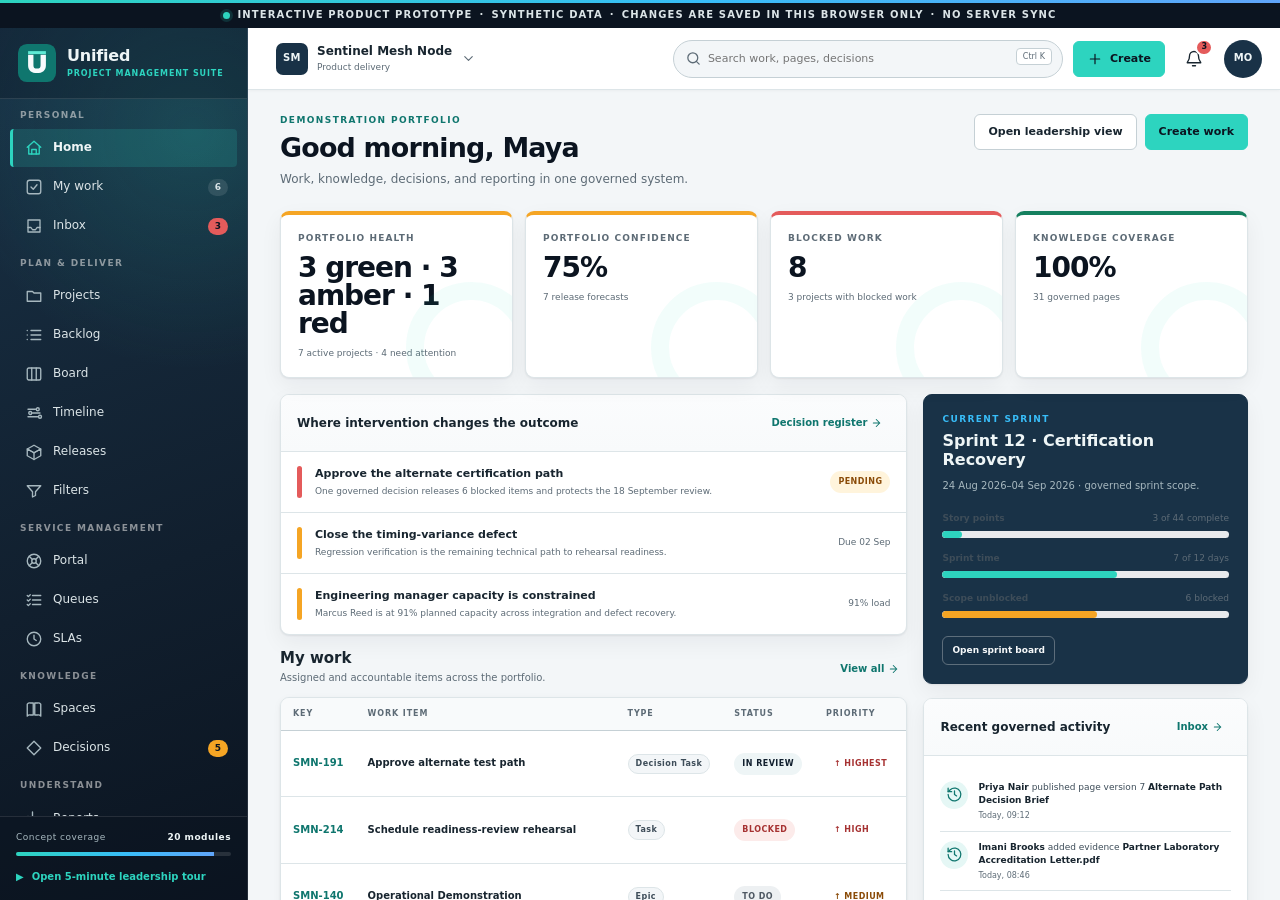
<file: index.html>
<!doctype html>
<html lang="en">
<head>
  <meta charset="utf-8">
  <meta name="viewport" content="width=device-width, initial-scale=1">
  <meta http-equiv="Content-Security-Policy" content="default-src 'self'; style-src 'self' 'unsafe-inline'; script-src 'self'; img-src 'self' data:; font-src 'self' data:; connect-src 'none'; media-src 'none'; object-src 'none'; frame-src 'none'; worker-src 'none'; base-uri 'none'; form-action 'none'">
  <meta name="theme-color" content="#0b1420">
  <meta name="description" content="Unified Project Management Suite interactive concept prototype.">
  <title>Unified Project Management Suite</title>
  <link rel="icon" href="assets/brand/unified-suite-mark.svg" type="image/svg+xml">
  <link rel="stylesheet" href="app.css?v=4.1">
</head>
<body>
  <svg class="icon-sprite" aria-hidden="true" focusable="false">
    <symbol id="icon-home" viewBox="0 0 24 24"><path d="m3 11 9-8 9 8"/><path d="M5 10v10h14V10"/><path d="M9 20v-6h6v6"/></symbol>
    <symbol id="icon-check-square" viewBox="0 0 24 24"><rect x="3" y="3" width="18" height="18" rx="3"/><path d="m8 12 3 3 5-6"/></symbol>
    <symbol id="icon-inbox" viewBox="0 0 24 24"><path d="M4 4h16v16H4z"/><path d="M4 14h4l2 3h4l2-3h4"/></symbol>
    <symbol id="icon-folder" viewBox="0 0 24 24"><path d="M3 6h7l2 2h9v11H3z"/></symbol>
    <symbol id="icon-list" viewBox="0 0 24 24"><path d="M8 6h13M8 12h13M8 18h13"/><path d="M3 6h.01M3 12h.01M3 18h.01"/></symbol>
    <symbol id="icon-columns" viewBox="0 0 24 24"><rect x="3" y="4" width="18" height="16" rx="2"/><path d="M9 4v16M15 4v16"/></symbol>
    <symbol id="icon-timeline" viewBox="0 0 24 24"><path d="M4 7h10M10 12h10M4 17h13"/><circle cx="17" cy="7" r="2"/><circle cx="7" cy="12" r="2"/><circle cx="20" cy="17" r="2"/></symbol>
    <symbol id="icon-package" viewBox="0 0 24 24"><path d="m12 3 9 5-9 5-9-5z"/><path d="m3 8 9 5 9-5v9l-9 5-9-5z"/><path d="M12 13v9"/></symbol>
    <symbol id="icon-filter" viewBox="0 0 24 24"><path d="M3 5h18l-7 8v5l-4 2v-7z"/></symbol>
    <symbol id="icon-life-buoy" viewBox="0 0 24 24"><circle cx="12" cy="12" r="9"/><circle cx="12" cy="12" r="3"/><path d="m5.6 5.6 4.3 4.3m4.2 4.2 4.3 4.3m0-12.8-4.3 4.3m-4.2 4.2-4.3 4.3"/></symbol>
    <symbol id="icon-list-checks" viewBox="0 0 24 24"><path d="m3 6 1.5 1.5L7 5M10 6h11m-18 6 1.5 1.5L7 11m3 1h11m-18 6 1.5 1.5L7 17m3 1h11"/></symbol>
    <symbol id="icon-clock" viewBox="0 0 24 24"><circle cx="12" cy="12" r="9"/><path d="M12 7v5l3 2"/></symbol>
    <symbol id="icon-book-open" viewBox="0 0 24 24"><path d="M3 5.5A4.5 4.5 0 0 1 7.5 4H11v16H7.5A4.5 4.5 0 0 0 3 21.5zM21 5.5A4.5 4.5 0 0 0 16.5 4H13v16h3.5a4.5 4.5 0 0 1 4.5 1.5z"/></symbol>
    <symbol id="icon-diamond" viewBox="0 0 24 24"><path d="m12 3 9 9-9 9-9-9z"/></symbol>
    <symbol id="icon-chart" viewBox="0 0 24 24"><path d="M4 20V10m6 10V4m6 16v-7m5 7H2"/></symbol>
    <symbol id="icon-presentation" viewBox="0 0 24 24"><path d="M4 4h16v12H4zM12 16v5m-4 0 4-5 4 5"/></symbol>
    <symbol id="icon-users" viewBox="0 0 24 24"><circle cx="9" cy="8" r="3"/><path d="M3 20v-2a6 6 0 0 1 12 0v2M16 5a3 3 0 0 1 0 6m2 3a5 5 0 0 1 3 4v2"/></symbol>
    <symbol id="icon-zap" viewBox="0 0 24 24"><path d="M13 2 4 14h7l-1 8 9-12h-7z"/></symbol>
    <symbol id="icon-settings" viewBox="0 0 24 24"><circle cx="12" cy="12" r="3"/><path d="M19.4 15a1.7 1.7 0 0 0 .3 1.9l.1.1-2.8 2.8-.1-.1a1.7 1.7 0 0 0-1.9-.3 1.7 1.7 0 0 0-1 1.6v.2h-4V21a1.7 1.7 0 0 0-1-1.6 1.7 1.7 0 0 0-1.9.3l-.1.1L4.2 17l.1-.1a1.7 1.7 0 0 0 .3-1.9A1.7 1.7 0 0 0 3 14H2.8v-4H3a1.7 1.7 0 0 0 1.6-1 1.7 1.7 0 0 0-.3-1.9L4.2 7 7 4.2l.1.1a1.7 1.7 0 0 0 1.9.3A1.7 1.7 0 0 0 10 3V2.8h4V3a1.7 1.7 0 0 0 1 1.6 1.7 1.7 0 0 0 1.9-.3l.1-.1L19.8 7l-.1.1a1.7 1.7 0 0 0-.3 1.9 1.7 1.7 0 0 0 1.6 1h.2v4H21a1.7 1.7 0 0 0-1.6 1z"/></symbol>
    <symbol id="icon-migration" viewBox="0 0 24 24"><path d="M4 7h14m-4-4 4 4-4 4M20 17H6m4 4-4-4 4-4"/></symbol>
    <symbol id="icon-search" viewBox="0 0 24 24"><circle cx="11" cy="11" r="7"/><path d="m20 20-4-4"/></symbol>
    <symbol id="icon-plus" viewBox="0 0 24 24"><path d="M12 5v14M5 12h14"/></symbol>
    <symbol id="icon-bell" viewBox="0 0 24 24"><path d="M18 8a6 6 0 0 0-12 0c0 7-3 7-3 9h18c0-2-3-2-3-9M10 21h4"/></symbol>
    <symbol id="icon-chevron-down" viewBox="0 0 24 24"><path d="m6 9 6 6 6-6"/></symbol>
    <symbol id="icon-menu" viewBox="0 0 24 24"><path d="M4 6h16M4 12h16M4 18h16"/></symbol>
    <symbol id="icon-alert-triangle" viewBox="0 0 24 24"><path d="M12 3 2.5 20h19z"/><path d="M12 9v4m0 4h.01"/></symbol>
    <symbol id="icon-key" viewBox="0 0 24 24"><circle cx="8" cy="15" r="4"/><path d="m11 12 9-9m-4 4 3 3m-7 1 3 3"/></symbol>
    <symbol id="icon-box" viewBox="0 0 24 24"><path d="m4 7 8-4 8 4-8 4zM4 7v10l8 4 8-4V7M12 11v10"/></symbol>
    <symbol id="icon-refresh" viewBox="0 0 24 24"><path d="M20 7v5h-5M4 17v-5h5"/><path d="M18 12a6 6 0 0 0-10-4L5 11m1 1a6 6 0 0 0 10 4l3-3"/></symbol>
    <symbol id="icon-help-circle" viewBox="0 0 24 24"><circle cx="12" cy="12" r="9"/><path d="M9.8 9a2.3 2.3 0 1 1 3.8 1.8c-1 .7-1.6 1.2-1.6 2.7M12 17h.01"/></symbol>
    <symbol id="icon-file-text" viewBox="0 0 24 24"><path d="M6 3h8l4 4v14H6z"/><path d="M14 3v5h5M9 13h6M9 17h6"/></symbol>
    <symbol id="icon-shield-alert" viewBox="0 0 24 24"><path d="M12 3 20 6v6c0 5-3.5 8-8 9-4.5-1-8-4-8-9V6z"/><path d="M12 8v5m0 3h.01"/></symbol>
    <symbol id="icon-x" viewBox="0 0 24 24"><path d="m6 6 12 12M18 6 6 18"/></symbol>
    <symbol id="icon-history" viewBox="0 0 24 24"><path d="M3 12a9 9 0 1 0 3-6.7L3 8"/><path d="M3 3v5h5M12 7v5l3 2"/></symbol>
    <symbol id="icon-arrow-left" viewBox="0 0 24 24"><path d="m15 18-6-6 6-6M9 12h11"/></symbol>
    <symbol id="icon-arrow-right" viewBox="0 0 24 24"><path d="m9 18 6-6-6-6M4 12h11"/></symbol>
    <symbol id="icon-paperclip" viewBox="0 0 24 24"><path d="m21 11-8.5 8.5a6 6 0 0 1-8.5-8.5l9-9a4 4 0 0 1 5.7 5.7l-9 9a2 2 0 0 1-2.9-2.9L15 5.6"/></symbol>
    <symbol id="icon-star" viewBox="0 0 24 24"><path d="m12 3 2.8 5.7 6.2.9-4.5 4.4 1.1 6.2-5.6-2.9-5.6 2.9 1.1-6.2L3 9.6l6.2-.9z"/></symbol>
    <symbol id="icon-trash" viewBox="0 0 24 24"><path d="M4 7h16M9 7V4h6v3m3 0-1 14H7L6 7m4 4v6m4-6v6"/></symbol>
    <symbol id="icon-download" viewBox="0 0 24 24"><path d="M12 3v12m-5-5 5 5 5-5M4 21h16"/></symbol>
    <symbol id="icon-file-spreadsheet" viewBox="0 0 24 24"><path d="M6 3h8l4 4v14H6zM14 3v5h5M9 12h6M9 16h6M12 10v8"/></symbol>
    <symbol id="icon-briefcase" viewBox="0 0 24 24"><rect x="3" y="7" width="18" height="13" rx="2"/><path d="M9 7V4h6v3M3 12h18M10 12v2h4v-2"/></symbol>
  </svg>
  <a class="skip-link" href="#appContent">Skip to main content</a>
  <div class="prototype-banner" role="note">
    <span class="prototype-dot" aria-hidden="true"></span>
    Interactive product prototype <span aria-hidden="true">·</span> synthetic data <span aria-hidden="true">·</span> changes are saved in this browser only <span aria-hidden="true">·</span> no server sync
  </div>

  <div class="app-shell" id="appShell">
    <aside class="sidebar" id="sidebar" aria-label="Primary navigation">
      <div class="brand-lockup">
        <img src="assets/brand/unified-suite-mark.svg" alt="" class="suite-mark" aria-hidden="true">
        <div class="suite-brand-copy">
          <strong>Unified</strong>
          <span>Project Management Suite</span>
        </div>
      </div>

      <nav class="primary-nav" aria-label="Suite navigation">
        <div class="nav-group">
          <div class="nav-label">Personal</div>
          <button class="nav-item active" type="button" data-view="home"><span class="nav-glyph" aria-hidden="true"><svg class="ui-icon"><use href="#icon-home"></use></svg></span><span>Home</span></button>
          <button class="nav-item" type="button" data-view="my-work"><span class="nav-glyph" aria-hidden="true"><svg class="ui-icon"><use href="#icon-check-square"></use></svg></span><span>My work</span><span class="nav-count" id="myWorkCount">7</span></button>
          <button class="nav-item" type="button" data-view="inbox"><span class="nav-glyph" aria-hidden="true"><svg class="ui-icon"><use href="#icon-inbox"></use></svg></span><span>Inbox</span><span class="nav-count alert" id="inboxCount">3</span></button>
        </div>

        <div class="nav-group">
          <div class="nav-label">Plan & deliver</div>
          <button class="nav-item" type="button" data-view="projects"><span class="nav-glyph" aria-hidden="true"><svg class="ui-icon"><use href="#icon-folder"></use></svg></span><span>Projects</span></button>
          <button class="nav-item" type="button" data-view="backlog"><span class="nav-glyph" aria-hidden="true"><svg class="ui-icon"><use href="#icon-list"></use></svg></span><span>Backlog</span></button>
          <button class="nav-item" type="button" data-view="board"><span class="nav-glyph" aria-hidden="true"><svg class="ui-icon"><use href="#icon-columns"></use></svg></span><span>Board</span></button>
          <button class="nav-item" type="button" data-view="timeline"><span class="nav-glyph" aria-hidden="true"><svg class="ui-icon"><use href="#icon-timeline"></use></svg></span><span>Timeline</span></button>
          <button class="nav-item" type="button" data-view="releases"><span class="nav-glyph" aria-hidden="true"><svg class="ui-icon"><use href="#icon-package"></use></svg></span><span>Releases</span></button>
          <button class="nav-item" type="button" data-view="filters"><span class="nav-glyph" aria-hidden="true"><svg class="ui-icon"><use href="#icon-filter"></use></svg></span><span>Filters</span></button>
        </div>

        <div class="nav-group">
          <div class="nav-label">Service management</div>
          <button class="nav-item" type="button" data-view="portal"><span class="nav-glyph" aria-hidden="true"><svg class="ui-icon"><use href="#icon-life-buoy"></use></svg></span><span>Portal</span></button>
          <button class="nav-item" type="button" data-view="queues"><span class="nav-glyph" aria-hidden="true"><svg class="ui-icon"><use href="#icon-list-checks"></use></svg></span><span>Queues</span></button>
          <button class="nav-item" type="button" data-view="slas"><span class="nav-glyph" aria-hidden="true"><svg class="ui-icon"><use href="#icon-clock"></use></svg></span><span>SLAs</span></button>
        </div>

        <div class="nav-group">
          <div class="nav-label">Knowledge</div>
          <button class="nav-item" type="button" data-view="spaces"><span class="nav-glyph" aria-hidden="true"><svg class="ui-icon"><use href="#icon-book-open"></use></svg></span><span>Spaces</span></button>
          <button class="nav-item" type="button" data-view="decisions"><span class="nav-glyph" aria-hidden="true"><svg class="ui-icon"><use href="#icon-diamond"></use></svg></span><span>Decisions</span><span class="nav-count warning" id="decisionCount">1</span></button>
        </div>

        <div class="nav-group">
          <div class="nav-label">Understand</div>
          <button class="nav-item" type="button" data-view="reports"><span class="nav-glyph" aria-hidden="true"><svg class="ui-icon"><use href="#icon-chart"></use></svg></span><span>Reports</span></button>
          <button class="nav-item" type="button" data-view="leadership"><span class="nav-glyph" aria-hidden="true"><svg class="ui-icon"><use href="#icon-presentation"></use></svg></span><span>Leadership</span></button>
        </div>

        <div class="nav-group nav-group-manage">
          <div class="nav-label">Manage</div>
          <button class="nav-item" type="button" data-view="people"><span class="nav-glyph" aria-hidden="true"><svg class="ui-icon"><use href="#icon-users"></use></svg></span><span>People & teams</span></button>
          <button class="nav-item" type="button" data-view="automation"><span class="nav-glyph" aria-hidden="true"><svg class="ui-icon"><use href="#icon-zap"></use></svg></span><span>Automation</span></button>
          <button class="nav-item" type="button" data-view="admin"><span class="nav-glyph" aria-hidden="true"><svg class="ui-icon"><use href="#icon-settings"></use></svg></span><span>Administration</span></button>
          <button class="nav-item" type="button" data-view="migration"><span class="nav-glyph" aria-hidden="true"><svg class="ui-icon"><use href="#icon-migration"></use></svg></span><span>Migration center</span></button>
        </div>
      </nav>

      <div class="sidebar-footer">
        <div class="capacity-meter" aria-label="Prototype capability coverage">
          <div class="capacity-label"><span>Concept coverage</span><strong>20 modules</strong></div>
          <div class="capacity-track"><span style="width: 92%"></span></div>
        </div>
        <a class="tour-link" href="leadership-demo.html"><span aria-hidden="true">▶</span> Open 5-minute leadership tour</a>
      </div>
    </aside>

    <button class="sidebar-scrim" id="sidebarScrim" type="button" aria-label="Close navigation" hidden></button>

    <section class="workspace">
      <header class="topbar">
        <button class="icon-button menu-button" id="menuButton" type="button" aria-label="Open navigation" aria-expanded="false"><svg class="ui-icon" aria-hidden="true"><use href="#icon-menu"></use></svg></button>
        <button class="project-switcher" type="button" data-action="open-projects" aria-label="Current project: Sentinel Mesh Node">
          <span class="project-avatar" id="currentProjectAvatar">SM</span>
          <span class="project-switcher-copy"><span id="currentProjectName">Sentinel Mesh Node</span><small id="currentProjectType">Product delivery</small></span>
          <svg class="ui-icon project-chevron" aria-hidden="true"><use href="#icon-chevron-down"></use></svg>
        </button>
        <div class="topbar-spacer"></div>
        <div class="global-search-wrap">
          <span class="search-icon" aria-hidden="true"><svg class="ui-icon"><use href="#icon-search"></use></svg></span>
          <input id="globalSearch" class="global-search" type="search" placeholder="Search work, pages, decisions" autocomplete="off" aria-label="Search across the suite" aria-controls="searchResults">
          <kbd>Ctrl K</kbd>
          <div class="search-results" id="searchResults" role="dialog" aria-label="Search results" hidden></div>
        </div>
        <button class="button primary create-button" id="createButton" type="button"><svg class="ui-icon" aria-hidden="true"><use href="#icon-plus"></use></svg> Create</button>
        <button class="icon-button notification-button" id="notificationButton" type="button" aria-label="Open notifications"><svg class="ui-icon" aria-hidden="true"><use href="#icon-bell"></use></svg><span class="notification-pip" id="notificationPip">3</span></button>
        <button class="profile-button" id="profileButton" type="button" aria-label="Open user and role simulation menu" aria-expanded="false" aria-controls="profileMenu"><span id="profileCurrentInitials">MO</span></button>
        <div class="profile-menu" id="profileMenu" hidden>
          <div class="profile-menu-head">
            <strong id="profileCurrentName">Maya Okafor</strong>
            <span id="profileCurrentRole">Program Director · Administrator persona</span>
            <span class="profile-save-state" id="profileSavedAt" role="status">Browser-local changes · Ready</span>
          </div>
          <section class="role-simulator" aria-labelledby="roleSimulatorLabel">
            <div class="role-simulator-heading" id="roleSimulatorLabel">
              <strong>Role simulator</strong>
              <span>Demonstration only — not security enforcement</span>
            </div>
            <div class="role-option-list" role="group" aria-label="Preview the demo as another persona">
              <button class="role-option active" type="button" data-role-option="Maya Okafor" aria-pressed="true"><span class="role-avatar">MO</span><span><strong>Maya Okafor</strong><small>Administrator</small></span></button>
              <button class="role-option" type="button" data-role-option="Lena Ortiz" aria-pressed="false"><span class="role-avatar">LO</span><span><strong>Lena Ortiz</strong><small>Project lead</small></span></button>
              <button class="role-option" type="button" data-role-option="Theo Bennett" aria-pressed="false"><span class="role-avatar">TB</span><span><strong>Theo Bennett</strong><small>Contributor</small></span></button>
              <button class="role-option" type="button" data-role-option="Dana Kessler" aria-pressed="false"><span class="role-avatar">DK</span><span><strong>Dana Kessler</strong><small>Executive approver</small></span></button>
              <button class="role-option" type="button" data-role-option="Amina Cole" aria-pressed="false"><span class="role-avatar">AC</span><span><strong>Amina Cole</strong><small>Portal customer</small></span></button>
              <button class="role-option" type="button" data-role-option="Jordan Lee" aria-pressed="false"><span class="role-avatar">JL</span><span><strong>Jordan Lee</strong><small>Service agent</small></span></button>
            </div>
          </section>
          <div class="profile-menu-actions">
            <button type="button" data-view="my-work">View my work</button>
            <button type="button" data-action="export-state">Export browser-local demo</button>
            <button type="button" data-action="import-state" aria-controls="stateImportInput">Import browser-local demo</button>
            <input id="stateImportInput" type="file" accept="application/json,.json" data-state-import aria-label="Choose a previously exported demo JSON file" hidden>
            <a href="downloads/unified-project-management-suite-leadership-brief.pptx" download>Download leadership deck</a>
            <a href="downloads/unified-project-management-suite-leadership-brief.pdf" download>Download leadership PDF</a>
            <button class="profile-danger-action" type="button" data-action="reset-demo">Reset synthetic demo</button>
          </div>
        </div>
      </header>

      <main class="app-content" id="appContent" tabindex="-1"></main>
    </section>
  </div>

  <div class="drawer-scrim" id="drawerScrim" hidden></div>
  <aside class="detail-drawer" id="detailDrawer" aria-label="Item details" aria-hidden="true"></aside>
  <div class="modal-layer" id="modalLayer" hidden></div>
  <div class="toast-region" id="toastRegion" aria-live="polite" aria-atomic="true"></div>
  <div class="sr-only" id="liveRegion" aria-live="polite"></div>

  <script src="app.js?v=4.1"></script>
</body>
</html>
</file>
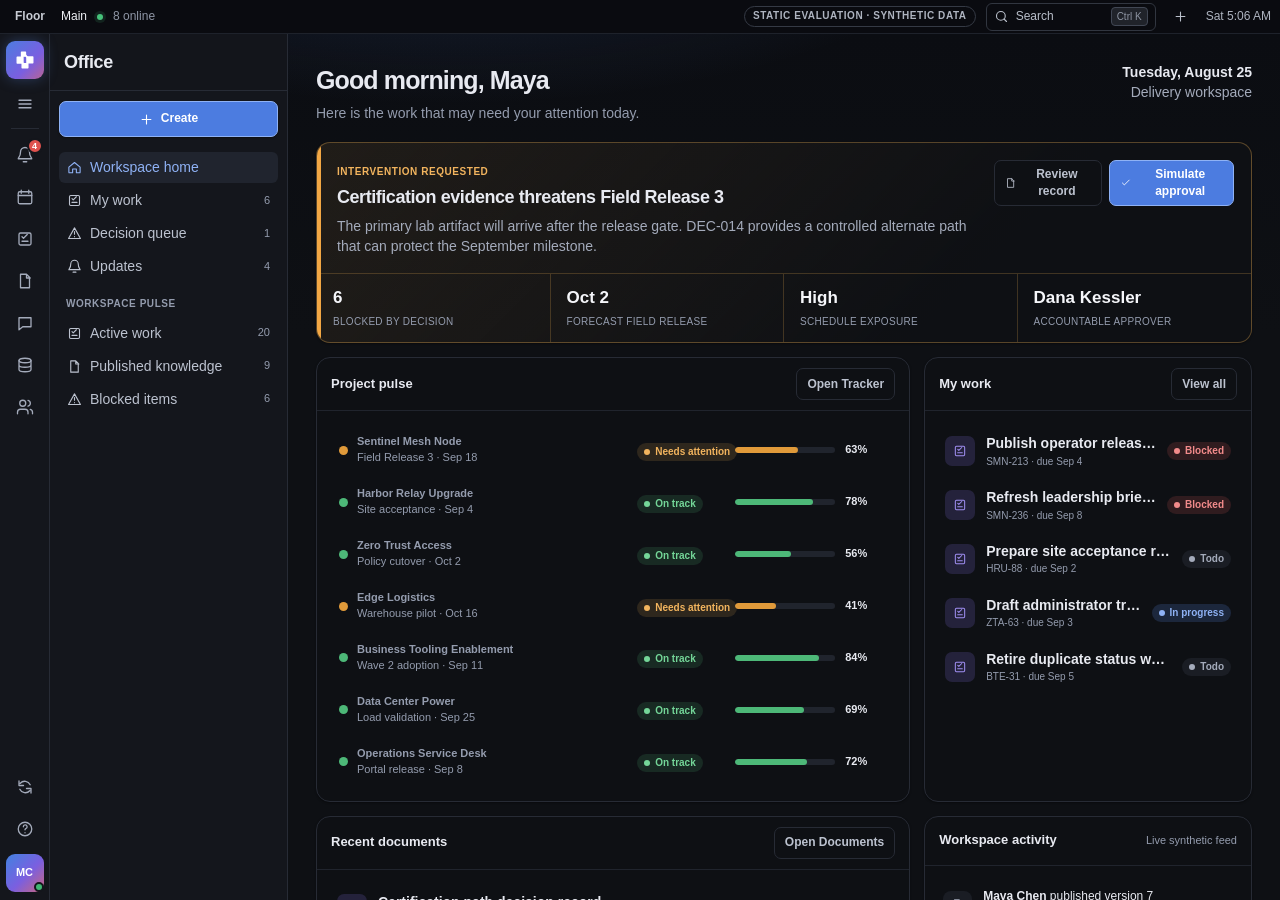
<file: huly-demo.html>
<!doctype html>
<html lang="en">
<head>
  <meta charset="utf-8">
  <meta name="viewport" content="width=device-width, initial-scale=1">
  <meta name="color-scheme" content="dark">
  <meta http-equiv="Content-Security-Policy" content="default-src 'self'; img-src 'self' data:; style-src 'self' 'unsafe-inline'; script-src 'self'; connect-src 'none'; font-src 'self'; object-src 'none'; base-uri 'none'; form-action 'self'">
  <title>Huly-style Team Workspace — Static Evaluation</title>
  <link rel="stylesheet" href="huly-demo.css">
</head>
<body>
  <svg class="svg-sprite" aria-hidden="true">
    <symbol id="i-orbit" viewBox="0 0 24 24"><path d="M8.2 3.5h4.3v4.3H8.2zM14.1 8.7h6.4V15h-6.4zM3.5 9h6.3v6.3H3.5zM8.9 16.1h6.2v4.4H8.9z"/><path d="M11.8 5.7l4.7 5.7M7 12.2l5 6" fill="none" stroke="currentColor" stroke-width="1.7"/></symbol>
    <symbol id="i-menu" viewBox="0 0 24 24"><path d="M4 7h16M4 12h16M4 17h16"/></symbol>
    <symbol id="i-home" viewBox="0 0 24 24"><path d="M3 11.5L12 4l9 7.5v8a1 1 0 0 1-1 1h-5v-6H9v6H4a1 1 0 0 1-1-1z"/></symbol>
    <symbol id="i-bell" viewBox="0 0 24 24"><path d="M18 8a6 6 0 0 0-12 0c0 7-3 7-3 9h18c0-2-3-2-3-9M9.7 21h4.6"/></symbol>
    <symbol id="i-calendar" viewBox="0 0 24 24"><rect x="3" y="5" width="18" height="16" rx="2"/><path d="M7 3v4M17 3v4M3 10h18"/></symbol>
    <symbol id="i-tracker" viewBox="0 0 24 24"><rect x="4" y="4" width="16" height="16" rx="2"/><path d="M8 9l2 2 5-5M8 15h8"/></symbol>
    <symbol id="i-file" viewBox="0 0 24 24"><path d="M6 3h8l4 4v14H6zM14 3v5h5"/></symbol>
    <symbol id="i-chat" viewBox="0 0 24 24"><path d="M4 5h16v12H9l-5 4z"/></symbol>
    <symbol id="i-drive" viewBox="0 0 24 24"><ellipse cx="12" cy="6" rx="8" ry="3"/><path d="M4 6v6c0 1.7 3.6 3 8 3s8-1.3 8-3V6M4 12v6c0 1.7 3.6 3 8 3s8-1.3 8-3v-6"/></symbol>
    <symbol id="i-users" viewBox="0 0 24 24"><path d="M16 21v-2a4 4 0 0 0-4-4H6a4 4 0 0 0-4 4v2M9 11a4 4 0 1 0 0-8 4 4 0 0 0 0 8M22 21v-2a4 4 0 0 0-3-3.9M16 3.1a4 4 0 0 1 0 7.8"/></symbol>
    <symbol id="i-search" viewBox="0 0 24 24"><circle cx="11" cy="11" r="7"/><path d="M20 20l-4-4"/></symbol>
    <symbol id="i-plus" viewBox="0 0 24 24"><path d="M12 5v14M5 12h14"/></symbol>
    <symbol id="i-close" viewBox="0 0 24 24"><path d="M6 6l12 12M18 6L6 18"/></symbol>
    <symbol id="i-chevron" viewBox="0 0 24 24"><path d="M9 18l6-6-6-6"/></symbol>
    <symbol id="i-down" viewBox="0 0 24 24"><path d="M6 9l6 6 6-6"/></symbol>
    <symbol id="i-more" viewBox="0 0 24 24"><circle cx="5" cy="12" r="1"/><circle cx="12" cy="12" r="1"/><circle cx="19" cy="12" r="1"/></symbol>
    <symbol id="i-filter" viewBox="0 0 24 24"><path d="M4 6h16M7 12h10M10 18h4"/></symbol>
    <symbol id="i-list" viewBox="0 0 24 24"><path d="M9 6h11M9 12h11M9 18h11M4 6h.01M4 12h.01M4 18h.01"/></symbol>
    <symbol id="i-grid" viewBox="0 0 24 24"><rect x="4" y="4" width="6" height="6"/><rect x="14" y="4" width="6" height="6"/><rect x="4" y="14" width="6" height="6"/><rect x="14" y="14" width="6" height="6"/></symbol>
    <symbol id="i-clock" viewBox="0 0 24 24"><circle cx="12" cy="12" r="9"/><path d="M12 7v5l3 2"/></symbol>
    <symbol id="i-link" viewBox="0 0 24 24"><path d="M10 13a5 5 0 0 0 7.1.1l2-2a5 5 0 0 0-7.1-7.1l-1.1 1.1M14 11a5 5 0 0 0-7.1-.1l-2 2A5 5 0 0 0 12 20l1.1-1.1"/></symbol>
    <symbol id="i-star" viewBox="0 0 24 24"><path d="M12 3l2.8 5.7 6.2.9-4.5 4.4 1.1 6.2-5.6-3-5.6 3 1.1-6.2L3 9.6l6.2-.9z"/></symbol>
    <symbol id="i-history" viewBox="0 0 24 24"><path d="M3 12a9 9 0 1 0 3-6.7L3 8M3 3v5h5M12 7v5l4 2"/></symbol>
    <symbol id="i-paperclip" viewBox="0 0 24 24"><path d="M21 11.5L12.5 20a6 6 0 0 1-8.5-8.5L13 2.6a4 4 0 0 1 5.7 5.7l-9 9a2 2 0 0 1-2.8-2.8l8.2-8.2"/></symbol>
    <symbol id="i-check" viewBox="0 0 24 24"><path d="M5 12l4 4L19 6"/></symbol>
    <symbol id="i-alert" viewBox="0 0 24 24"><path d="M12 3L2.5 20h19zM12 9v4M12 17h.01"/></symbol>
    <symbol id="i-edit" viewBox="0 0 24 24"><path d="M4 20h4L19 9l-4-4L4 16zM13.5 6.5l4 4"/></symbol>
    <symbol id="i-send" viewBox="0 0 24 24"><path d="M3 11.5L21 3l-7 18-2.7-7.3zM11.3 13.7L21 3"/></symbol>
    <symbol id="i-reset" viewBox="0 0 24 24"><path d="M4 4v6h6M20 20v-6h-6M5.1 15a8 8 0 0 0 13.2 2M18.9 9A8 8 0 0 0 5.7 7"/></symbol>
    <symbol id="i-help" viewBox="0 0 24 24"><circle cx="12" cy="12" r="9"/><path d="M9.8 9a2.5 2.5 0 1 1 3.3 2.4c-.8.4-1.1.9-1.1 1.6M12 17h.01"/></symbol>
    <symbol id="i-spark" viewBox="0 0 24 24"><path d="M12 2l1.4 5.6L19 9l-5.6 1.4L12 16l-1.4-5.6L5 9l5.6-1.4zM19 16l.7 2.3L22 19l-2.3.7L19 22l-.7-2.3L16 19l2.3-.7z"/></symbol>
    <symbol id="i-component" viewBox="0 0 24 24"><path d="M12 2l4 3-4 3-4-3zM4 10l4 3-4 3-4-3zM20 10l4 3-4 3-4-3zM12 16l4 3-4 3-4-3z" transform="translate(0 -1) scale(.92) translate(1 1)"/></symbol>
    <symbol id="i-milestone" viewBox="0 0 24 24"><path d="M5 21V4M6 5h11l-2 4 2 4H6"/></symbol>
    <symbol id="i-template" viewBox="0 0 24 24"><rect x="4" y="3" width="16" height="18" rx="2"/><path d="M8 8h8M8 12h8M8 16h5"/></symbol>
  </svg>

  <div class="demo-app" id="demo-app">
    <header class="topbar">
      <div class="topbar-context">
        <button class="topbar-floor" type="button" data-action="go-office">Floor</button>
        <span>Main</span>
        <span class="presence-dot" aria-hidden="true"></span>
        <span class="presence-copy">8 online</span>
      </div>
      <div class="topbar-actions">
        <span class="demo-boundary">Static evaluation · synthetic data</span>
        <button class="icon-button search-trigger" type="button" data-action="global-search" aria-label="Search"><svg><use href="#i-search"></use></svg><span>Search</span><kbd>Ctrl K</kbd></button>
        <button class="icon-button" type="button" data-action="quick-create" aria-label="Create"><svg><use href="#i-plus"></use></svg></button>
        <span class="clock-copy" id="demo-clock">Tue 9:41</span>
      </div>
    </header>

    <div class="workspace-shell">
      <nav class="app-rail" aria-label="Workspace modules">
        <button class="brand-mark" type="button" data-module="office" aria-label="Office"><svg><use href="#i-orbit"></use></svg></button>
        <button class="rail-button" type="button" data-action="toggle-panel" aria-label="Toggle navigation" aria-controls="module-panel" aria-expanded="true"><svg><use href="#i-menu"></use></svg></button>
        <div class="rail-separator"></div>
        <button class="rail-button" type="button" data-module="inbox" aria-label="Inbox"><svg><use href="#i-bell"></use></svg><span class="rail-badge" id="inbox-badge">4</span></button>
        <button class="rail-button" type="button" data-module="planner" aria-label="Planner"><svg><use href="#i-calendar"></use></svg></button>
        <button class="rail-button" type="button" data-module="tracker" aria-label="Tracker"><svg><use href="#i-tracker"></use></svg></button>
        <button class="rail-button" type="button" data-module="documents" aria-label="Documents"><svg><use href="#i-file"></use></svg></button>
        <button class="rail-button" type="button" data-module="chat" aria-label="Chat"><svg><use href="#i-chat"></use></svg></button>
        <button class="rail-button" type="button" data-module="drive" aria-label="Drive"><svg><use href="#i-drive"></use></svg></button>
        <button class="rail-button" type="button" data-module="team" aria-label="Team"><svg><use href="#i-users"></use></svg></button>
        <div class="rail-spacer"></div>
        <button class="rail-button" type="button" data-action="reset-demo" aria-label="Reset demonstration"><svg><use href="#i-reset"></use></svg></button>
        <button class="rail-button" type="button" data-action="show-help" aria-label="Demo help"><svg><use href="#i-help"></use></svg></button>
        <button class="avatar-button" type="button" data-module="team" aria-label="Maya Chen profile"><span>MC</span><i></i></button>
      </nav>

      <aside class="module-panel" id="module-panel" aria-label="Module navigation"></aside>
      <main class="module-content" id="module-content" tabindex="-1"></main>
    </div>
  </div>

  <div class="overlay drawer-overlay" id="drawer-overlay" hidden>
    <button class="overlay-scrim" type="button" data-action="close-drawer" aria-label="Close details"></button>
    <aside class="detail-drawer" id="detail-drawer" role="dialog" aria-modal="true" aria-labelledby="drawer-title"></aside>
  </div>

  <div class="overlay modal-overlay" id="modal-overlay" hidden>
    <button class="overlay-scrim" type="button" data-action="close-modal" aria-label="Close dialog"></button>
    <section class="modal-card" id="modal-card" role="dialog" aria-modal="true" aria-labelledby="modal-title"></section>
  </div>

  <div class="toast-region" id="toast-region" aria-live="polite" aria-atomic="true"></div>
  <script src="huly-demo.js"></script>
</body>
</html>
</file>
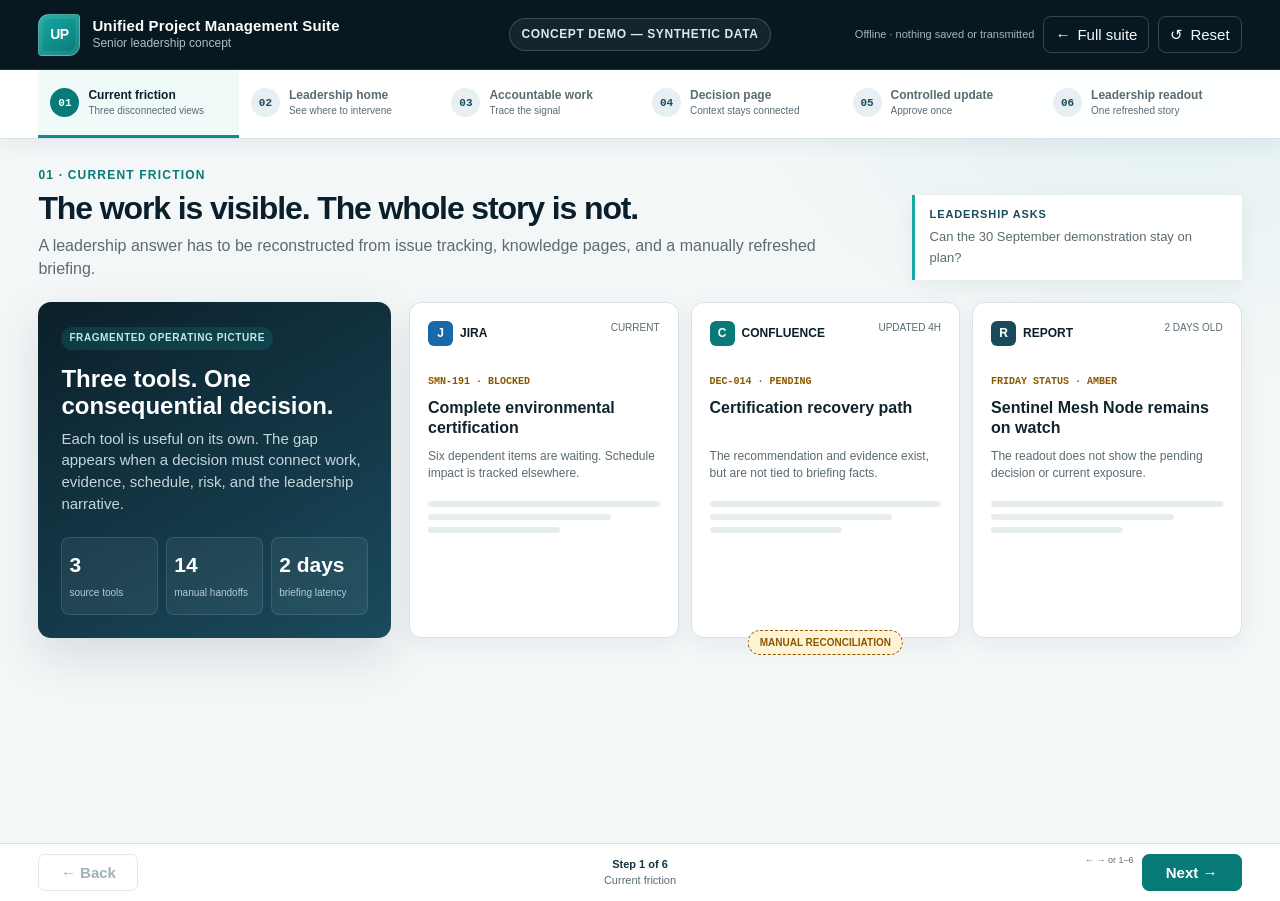
<file: leadership-demo.html>
<!doctype html>
<html lang="en">
<head>
  <meta charset="utf-8">
  <meta name="viewport" content="width=device-width, initial-scale=1">
  <meta name="color-scheme" content="light">
  <meta name="theme-color" content="#0b1f2a">
  <meta http-equiv="Content-Security-Policy" content="default-src 'none'; style-src 'unsafe-inline'; script-src 'unsafe-inline'; img-src 'none'; font-src 'none'; connect-src 'none'; media-src 'none'; object-src 'none'; frame-src 'none'; worker-src 'none'; base-uri 'none'; form-action 'none'">
  <title>Unified Project Management Suite | Senior Leadership Concept Demo</title>
  <style>
    :root {
      --navy-950: #071820;
      --navy-900: #0b1f2a;
      --navy-800: #123442;
      --navy-700: #1a4b5d;
      --teal-700: #087a78;
      --teal-600: #0b908c;
      --teal-500: #18a7a2;
      --teal-100: #d9f3f0;
      --teal-050: #effaf9;
      --blue-600: #1769aa;
      --ink: #11242d;
      --muted: #5a6b73;
      --line: #d9e2e6;
      --line-strong: #b8c7cd;
      --surface: #ffffff;
      --canvas: #f4f7f8;
      --green: #137454;
      --green-soft: #e1f5ec;
      --amber: #8a5700;
      --amber-soft: #fff3d6;
      --red: #a33a32;
      --red-soft: #ffe8e5;
      --shadow: 0 18px 48px rgba(7, 24, 32, .12);
      --font: "Segoe UI", Arial, Helvetica, sans-serif;
      --mono: "Cascadia Mono", Consolas, monospace;
    }

    * { box-sizing: border-box; }
    html { background: var(--canvas); scroll-behavior: smooth; }
    body {
      margin: 0;
      min-width: 320px;
      color: var(--ink);
      background:
        radial-gradient(circle at 92% -10%, rgba(24, 167, 162, .12), transparent 30rem),
        var(--canvas);
      font-family: var(--font);
      font-size: 15px;
      line-height: 1.45;
    }
    button, a { font: inherit; }
    button { color: inherit; }
    button:focus-visible, a:focus-visible {
      outline: 3px solid rgba(24, 167, 162, .5);
      outline-offset: 3px;
    }
    [hidden] { display: none !important; }

    .app-shell { min-height: 100vh; display: flex; flex-direction: column; }
    .topbar {
      min-height: 70px;
      padding: 10px clamp(18px, 3vw, 46px);
      display: grid;
      grid-template-columns: minmax(310px, 1fr) auto minmax(310px, 1fr);
      gap: 22px;
      align-items: center;
      color: white;
      background: var(--navy-950);
      border-bottom: 1px solid rgba(255,255,255,.11);
    }
    .brand { display: flex; align-items: center; gap: 12px; min-width: 0; }
    .brand-mark {
      width: 42px;
      height: 42px;
      flex: 0 0 auto;
      display: grid;
      place-items: center;
      border: 1px solid rgba(255,255,255,.28);
      border-radius: 11px 4px 11px 4px;
      color: white;
      background: linear-gradient(145deg, var(--teal-500), var(--teal-700));
      box-shadow: inset 0 0 0 4px rgba(255,255,255,.08);
      font-size: 14px;
      font-weight: 800;
      letter-spacing: -.04em;
    }
    .brand-copy { display: grid; min-width: 0; }
    .brand-copy strong { font-size: 15px; line-height: 1.2; letter-spacing: .01em; }
    .brand-copy span { color: #a9c0ca; font-size: 12px; }
    .concept-label {
      justify-self: center;
      padding: 7px 12px;
      border: 1px solid rgba(255,255,255,.18);
      border-radius: 999px;
      color: #dbe9ed;
      background: rgba(255,255,255,.06);
      font-size: 12px;
      font-weight: 700;
      letter-spacing: .05em;
      text-transform: uppercase;
      white-space: nowrap;
    }
    .top-actions { justify-self: end; display: flex; align-items: center; gap: 9px; }
    .privacy-note { color: #9fb7c1; font-size: 11px; white-space: nowrap; }
    .top-action {
      min-height: 36px;
      display: inline-flex;
      align-items: center;
      gap: 7px;
      padding: 7px 11px;
      border: 1px solid rgba(255,255,255,.2);
      border-radius: 8px;
      color: #f7fbfc;
      background: transparent;
      text-decoration: none;
      cursor: pointer;
      transition: background .18s ease, border-color .18s ease;
    }
    .top-action:hover { background: rgba(255,255,255,.1); border-color: rgba(255,255,255,.36); }

    .journey {
      position: sticky;
      top: 0;
      z-index: 10;
      padding: 0 clamp(18px, 3vw, 46px);
      background: rgba(255,255,255,.96);
      border-bottom: 1px solid var(--line);
      box-shadow: 0 7px 18px rgba(17,36,45,.05);
      backdrop-filter: blur(10px);
    }
    .journey ol {
      max-width: 1450px;
      margin: 0 auto;
      padding: 0;
      display: grid;
      grid-template-columns: repeat(6, 1fr);
      list-style: none;
    }
    .journey li { min-width: 0; }
    .journey button {
      width: 100%;
      min-height: 68px;
      padding: 9px 12px;
      display: flex;
      align-items: center;
      gap: 9px;
      border: 0;
      border-bottom: 3px solid transparent;
      color: var(--muted);
      background: transparent;
      text-align: left;
      cursor: pointer;
    }
    .journey button:hover { background: var(--teal-050); }
    .journey button[aria-selected="true"] { color: var(--navy-900); border-bottom-color: var(--teal-600); background: var(--teal-050); }
    .step-number {
      width: 29px;
      height: 29px;
      flex: 0 0 auto;
      display: grid;
      place-items: center;
      border-radius: 50%;
      color: var(--navy-700);
      background: #e7eff2;
      font: 700 11px var(--mono);
    }
    [aria-selected="true"] .step-number { color: white; background: var(--teal-700); }
    .step-copy { min-width: 0; display: grid; }
    .step-copy strong { font-size: 12px; white-space: nowrap; }
    .step-copy span { overflow: hidden; color: var(--muted); font-size: 10px; text-overflow: ellipsis; white-space: nowrap; }

    main { flex: 1; }
    .panel { min-height: calc(100vh - 196px); }
    .panel-inner { max-width: 1450px; margin: 0 auto; padding: 28px clamp(18px, 3vw, 46px) 24px; }
    .scene-heading { margin-bottom: 22px; display: flex; align-items: flex-end; justify-content: space-between; gap: 24px; }
    .scene-heading-copy { max-width: 850px; }
    .eyebrow { display: block; margin-bottom: 7px; color: var(--teal-700); font-size: 12px; font-weight: 800; letter-spacing: .1em; text-transform: uppercase; }
    h1, h2, h3, h4, p { margin-top: 0; }
    h1, h2 { margin-bottom: 8px; color: var(--navy-900); font-size: clamp(27px, 2.5vw, 39px); line-height: 1.08; letter-spacing: -.035em; }
    h3 { color: var(--navy-900); }
    .scene-heading p { max-width: 780px; margin-bottom: 0; color: var(--muted); font-size: 16px; }
    .scene-kicker {
      width: min(330px, 34vw);
      flex: 0 0 auto;
      padding: 12px 15px;
      border-left: 3px solid var(--teal-500);
      color: var(--muted);
      background: white;
      box-shadow: 0 6px 20px rgba(17,36,45,.06);
    }
    .scene-kicker strong { display: block; margin-bottom: 2px; color: var(--navy-700); font-size: 11px; letter-spacing: .08em; text-transform: uppercase; }
    .scene-kicker span { font-size: 13px; }

    .card { border: 1px solid var(--line); border-radius: 13px; background: var(--surface); box-shadow: 0 7px 24px rgba(17,36,45,.06); }
    .tag, .status-pill {
      display: inline-flex;
      align-items: center;
      padding: 4px 8px;
      border-radius: 999px;
      color: var(--navy-700);
      background: #e8f0f3;
      font-size: 10px;
      font-weight: 800;
      letter-spacing: .06em;
      text-transform: uppercase;
    }
    .tag.amber, .status-pill.amber { color: var(--amber); background: var(--amber-soft); }
    .tag.green, .status-pill.green { color: var(--green); background: var(--green-soft); }
    .primary-button, .secondary-button {
      min-height: 40px;
      padding: 9px 14px;
      display: inline-flex;
      align-items: center;
      justify-content: center;
      gap: 8px;
      border-radius: 8px;
      font-weight: 700;
      cursor: pointer;
    }
    .primary-button { border: 1px solid var(--teal-700); color: white; background: var(--teal-700); }
    .primary-button:hover { background: #066b69; }
    .secondary-button { border: 1px solid var(--line-strong); color: var(--navy-700); background: white; }
    .secondary-button:hover { border-color: var(--teal-600); background: var(--teal-050); }
    .primary-button:disabled { border-color: var(--green); background: var(--green); cursor: default; }

    /* Step 1 */
    .friction-layout { display: grid; grid-template-columns: minmax(270px, .72fr) minmax(0, 1.7fr); gap: 18px; }
    .friction-summary { padding: 23px; border-radius: 13px; color: white; background: linear-gradient(150deg, var(--navy-900), var(--navy-700)); box-shadow: var(--shadow); }
    .friction-summary .tag { color: #bfeae7; background: rgba(24,167,162,.18); }
    .friction-summary h3 { margin: 16px 0 8px; color: white; font-size: 24px; line-height: 1.12; }
    .friction-summary > p { color: #c4d5dc; }
    .friction-metrics { margin-top: 22px; display: grid; grid-template-columns: repeat(3, 1fr); gap: 8px; }
    .friction-metrics div { padding: 12px 7px; border: 1px solid rgba(255,255,255,.11); border-radius: 8px; background: rgba(255,255,255,.06); }
    .friction-metrics strong { display: block; color: white; font-size: 21px; }
    .friction-metrics span { color: #b7cbd3; font-size: 10px; }
    .tool-grid { position: relative; display: grid; grid-template-columns: repeat(3, 1fr); gap: 12px; }
    .tool-card { min-width: 0; padding: 18px; border: 1px solid var(--line); border-radius: 12px; background: white; box-shadow: 0 7px 22px rgba(17,36,45,.06); }
    .tool-head { margin-bottom: 22px; display: flex; justify-content: space-between; gap: 8px; color: var(--muted); font-size: 10px; text-transform: uppercase; }
    .tool-name { display: flex; align-items: center; gap: 7px; color: var(--navy-900); font-size: 12px; font-weight: 800; }
    .tool-icon { width: 25px; height: 25px; display: grid; place-items: center; border-radius: 6px; color: white; background: var(--blue-600); font-style: normal; }
    .tool-card:nth-child(2) .tool-icon { background: var(--teal-700); }
    .tool-card:nth-child(3) .tool-icon { background: var(--navy-700); }
    .tool-record > span { color: var(--amber); font: 700 10px var(--mono); }
    .tool-record h4 { min-height: 42px; margin: 8px 0; font-size: 16px; line-height: 1.25; }
    .tool-record p { color: var(--muted); font-size: 12px; }
    .tool-lines { margin-top: 18px; display: grid; gap: 7px; }
    .tool-lines i { height: 6px; border-radius: 4px; background: #e7edef; }
    .tool-lines i:nth-child(2) { width: 79%; }
    .tool-lines i:nth-child(3) { width: 57%; }
    .manual-reconcile { position: absolute; right: 50%; bottom: -14px; transform: translateX(50%); }
    .manual-reconcile span { padding: 6px 11px; border: 1px dashed var(--amber); border-radius: 999px; color: var(--amber); background: var(--amber-soft); font-size: 10px; font-weight: 800; text-transform: uppercase; }

    /* Product preview */
    .workspace-preview { overflow: hidden; min-height: 454px; display: grid; grid-template-columns: 200px 1fr; border: 1px solid #90a7b1; border-radius: 13px; background: white; box-shadow: var(--shadow); }
    .mini-sidebar { padding: 18px 14px; color: #d8e8ec; background: var(--navy-900); }
    .mini-sidebar-head { display: flex; align-items: center; gap: 8px; color: white; font-size: 12px; font-weight: 800; }
    .mini-mark { width: 28px; height: 28px; display: grid; place-items: center; border-radius: 8px 3px 8px 3px; color: white; background: var(--teal-600); font-style: normal; }
    .mini-project { display: block; margin: 20px 7px 9px; color: #8fabb5; font-size: 9px; letter-spacing: .08em; text-transform: uppercase; }
    .mini-nav { display: grid; gap: 4px; }
    .mini-nav span { padding: 8px 9px; border-radius: 6px; color: #bcd0d7; font-size: 11px; }
    .mini-nav .active { color: white; background: rgba(24,167,162,.2); box-shadow: inset 3px 0 var(--teal-500); }
    .mini-safety { margin-top: 42px; padding: 9px; border: 1px solid rgba(255,255,255,.09); border-radius: 7px; color: #9bb3bd; font-size: 9px; }
    .workspace-main { min-width: 0; background: #f6f8f9; }
    .workspace-bar { padding: 11px 16px; display: flex; justify-content: space-between; border-bottom: 1px solid var(--line); background: white; font-size: 10px; }
    .workspace-bar span { color: var(--muted); }
    .workspace-content { padding: 18px; }
    .leadership-head { display: flex; align-items: center; justify-content: space-between; gap: 14px; }
    .leadership-head h3 { margin-bottom: 2px; font-size: 23px; }
    .leadership-head p { margin-bottom: 0; color: var(--muted); font-size: 11px; }
    .health-badge { padding: 7px 12px; border: 1px solid #e5c17d; border-radius: 999px; color: var(--amber); background: var(--amber-soft); font-size: 11px; font-weight: 800; }
    .metric-grid { margin: 15px 0; display: grid; grid-template-columns: repeat(4, 1fr); gap: 9px; }
    .metric-card { padding: 12px; border: 1px solid var(--line); border-radius: 9px; background: white; }
    .metric-card span, .metric-card small { display: block; color: var(--muted); font-size: 9px; }
    .metric-card strong { display: block; margin: 3px 0; color: var(--navy-900); font-size: 20px; }
    .leadership-lower { display: grid; grid-template-columns: 1.25fr .75fr; gap: 10px; }
    .schedule-card, .attention-card { padding: 14px; border: 1px solid var(--line); border-radius: 9px; background: white; }
    .schedule-card header, .attention-card header { display: flex; justify-content: space-between; gap: 12px; color: var(--muted); font-size: 9px; }
    .schedule-card header strong, .attention-card header strong { color: var(--navy-800); font-size: 11px; }
    .schedule-axis { margin: 18px 0 3px; display: flex; justify-content: space-between; color: var(--muted); font-size: 8px; }
    .schedule-track { position: relative; height: 34px; padding-top: 9px; border-top: 1px solid var(--line); }
    .schedule-bar { position: relative; width: 90%; height: 9px; border-radius: 9px; background: #d9e4e8; }
    .schedule-bar i { position: absolute; right: 0; width: var(--exposure, 42%); height: 100%; border-radius: inherit; background: var(--amber); transition: width .35s ease, background .35s ease; }
    body.approved .schedule-bar i { background: var(--green); }
    .milestone-pin { position: absolute; right: 0; top: 3px; color: var(--navy-800); font-size: 9px; font-weight: 800; }
    .schedule-caption { display: flex; justify-content: space-between; color: var(--muted); font-size: 9px; }
    .attention-card h4 { margin: 12px 0 5px; font-size: 16px; }
    .attention-card p { margin-bottom: 12px; color: var(--muted); font-size: 10px; }

    /* Work and page */
    .detail-grid { display: grid; grid-template-columns: minmax(0, 1.45fr) minmax(300px, .55fr); gap: 15px; }
    .issue-card, .trace-card, .page-card { padding: 20px; }
    .record-line { display: flex; align-items: center; justify-content: space-between; gap: 12px; }
    .record-id { color: var(--teal-700); font: 800 11px var(--mono); }
    .issue-card h3 { margin: 13px 0 6px; font-size: 25px; }
    .issue-card > p { color: var(--muted); }
    .field-grid { margin: 20px 0; display: grid; grid-template-columns: repeat(3, 1fr); gap: 9px; }
    .field { padding: 10px; border: 1px solid var(--line); border-radius: 8px; background: #f8fafb; }
    .field span { display: block; color: var(--muted); font-size: 9px; text-transform: uppercase; }
    .field strong { display: block; margin-top: 3px; font-size: 12px; }
    .dependency-list, .trace-list, .evidence-list, .update-list { margin: 0; padding: 0; list-style: none; }
    .dependency-list { display: grid; grid-template-columns: repeat(2, 1fr); gap: 7px; }
    .dependency-list li { padding: 8px 10px; border-left: 3px solid var(--amber); background: var(--amber-soft); font-size: 10px; }
    body.approved .dependency-list li { border-left-color: var(--green); background: var(--green-soft); }
    .issue-actions { margin-top: 18px; display: flex; gap: 9px; }
    .trace-card { background: linear-gradient(180deg, #fff, #f6fafb); }
    .trace-card h3 { margin-bottom: 5px; font-size: 18px; }
    .trace-card > p { color: var(--muted); font-size: 12px; }
    .trace-list { margin-top: 18px; display: grid; gap: 4px; }
    .trace-list li { position: relative; padding: 10px 10px 10px 35px; border: 1px solid var(--line); border-radius: 7px; background: white; font-size: 11px; }
    .trace-list li::before { content: attr(data-index); position: absolute; left: 10px; top: 9px; width: 17px; height: 17px; display: grid; place-items: center; border-radius: 50%; color: white; background: var(--teal-700); font: 700 8px var(--mono); }
    .trace-list strong { display: block; }
    .trace-list span { color: var(--muted); font-size: 9px; }

    .page-shell { overflow: hidden; display: grid; grid-template-columns: 175px minmax(0,1fr); border: 1px solid var(--line-strong); border-radius: 13px; background: white; box-shadow: var(--shadow); }
    .page-tree { padding: 17px 12px; background: #eef3f5; border-right: 1px solid var(--line); }
    .page-tree strong { display: block; margin: 0 7px 14px; color: var(--navy-800); font-size: 11px; }
    .page-tree span { display: block; padding: 7px; border-radius: 5px; color: var(--muted); font-size: 9px; }
    .page-tree .active { color: var(--teal-700); background: white; font-weight: 800; }
    .page-card { min-width: 0; }
    .page-meta { display: flex; align-items: center; justify-content: space-between; gap: 15px; color: var(--muted); font-size: 10px; }
    .page-card h3 { margin: 14px 0 4px; font-size: 24px; }
    .page-card > p { color: var(--muted); font-size: 12px; }
    .decision-layout { display: grid; grid-template-columns: 1.2fr .8fr; gap: 12px; }
    .decision-copy h4 { margin: 15px 0 4px; font-size: 12px; }
    .decision-copy p, .option-row { color: var(--muted); font-size: 11px; }
    .option-row { margin-top: 6px; padding: 9px; border: 1px solid var(--line); border-radius: 7px; }
    .option-row.recommended { border-color: var(--teal-600); background: var(--teal-050); }
    .option-row strong { color: var(--navy-800); }
    .knowledge-rail { padding-left: 12px; border-left: 1px solid var(--line); }
    .knowledge-rail h4 { margin-bottom: 8px; font-size: 11px; text-transform: uppercase; letter-spacing: .06em; }
    .evidence-list { display: grid; gap: 6px; }
    .evidence-list li { padding: 8px; border-radius: 6px; background: #f2f6f7; font-size: 9px; }
    .comment { margin-top: 10px; padding: 9px; border-left: 3px solid var(--teal-500); background: var(--teal-050); font-size: 9px; }
    .version-row { margin-top: 10px; display: flex; justify-content: space-between; color: var(--muted); font-size: 9px; }

    /* Controlled update */
    .update-layout { display: grid; grid-template-columns: .85fr 1.15fr; gap: 15px; }
    .approval-card { padding: 22px; color: white; background: linear-gradient(145deg, var(--navy-900), var(--navy-700)); }
    .approval-card .tag { color: #bceae7; background: rgba(24,167,162,.17); }
    .approval-card h3 { margin: 15px 0 7px; color: white; font-size: 24px; }
    .approval-card > p { color: #c6d8df; }
    .choice { margin: 16px 0; padding: 13px; border: 1px solid rgba(255,255,255,.16); border-radius: 8px; background: rgba(255,255,255,.06); }
    .choice strong { display: block; margin-bottom: 3px; }
    .choice span { color: #bdd0d7; font-size: 11px; }
    .assurance { margin: 13px 0; color: #9fb8c1; font-size: 10px; }
    .approval-card .primary-button { width: 100%; border-color: var(--teal-500); background: var(--teal-600); }
    .update-board { padding: 18px; }
    .update-board h3 { margin-bottom: 4px; font-size: 18px; }
    .update-board > p { color: var(--muted); font-size: 11px; }
    .update-list { margin-top: 14px; display: grid; grid-template-columns: repeat(2, 1fr); gap: 7px; }
    .update-list li { min-height: 65px; padding: 10px; display: grid; grid-template-columns: 25px 1fr; gap: 8px; align-items: start; border: 1px solid var(--line); border-radius: 8px; background: #fafcfc; }
    .update-icon { width: 25px; height: 25px; display: grid; place-items: center; border-radius: 50%; color: var(--amber); background: var(--amber-soft); font-size: 11px; font-weight: 800; }
    body.approved .update-icon { color: var(--green); background: var(--green-soft); }
    .update-list strong { display: block; font-size: 11px; }
    .update-list span { color: var(--muted); font-size: 9px; }
    .update-banner { margin-top: 10px; padding: 10px; border: 1px solid var(--line); border-radius: 8px; color: var(--muted); background: #f7fafb; font-size: 10px; }
    body.approved .update-banner { border-color: #a8d8c3; color: var(--green); background: var(--green-soft); }

    /* Readout */
    .readout { overflow: hidden; display: grid; grid-template-columns: minmax(0,1.45fr) minmax(300px,.55fr); border: 1px solid var(--line-strong); border-radius: 13px; background: white; box-shadow: var(--shadow); }
    .readout-main { padding: 19px; }
    .readout-head { padding-bottom: 13px; display: flex; justify-content: space-between; gap: 16px; border-bottom: 1px solid var(--line); }
    .readout-head h3 { margin-bottom: 2px; font-size: 22px; }
    .readout-head p { margin-bottom: 0; color: var(--muted); font-size: 10px; }
    .status-block { text-align: right; }
    .status-block strong { display: block; color: var(--amber); font-size: 18px; }
    .status-block span { color: var(--muted); font-size: 9px; }
    .readout-metrics { margin: 13px 0; display: grid; grid-template-columns: repeat(4, 1fr); gap: 7px; }
    .readout-metrics div { padding: 9px; border: 1px solid var(--line); border-radius: 7px; background: #f8fafb; }
    .readout-metrics span, .readout-metrics small { display: block; color: var(--muted); font-size: 8px; }
    .readout-metrics strong { display: block; margin: 2px 0; font-size: 17px; }
    .readout-facts { display: grid; grid-template-columns: repeat(2, 1fr); gap: 8px; }
    .readout-facts article { padding: 10px; border-left: 3px solid var(--teal-600); background: var(--teal-050); }
    .readout-facts h4 { margin-bottom: 3px; font-size: 11px; }
    .readout-facts p { margin-bottom: 0; color: var(--muted); font-size: 9px; }
    .discussion { padding: 20px; color: white; background: var(--navy-900); }
    .discussion .tag { color: #bde9e7; background: rgba(24,167,162,.16); }
    .discussion h3 { margin: 14px 0 5px; color: white; font-size: 20px; }
    .discussion > p { color: #b8ccd4; font-size: 11px; }
    .questions { margin: 17px 0 0; padding: 0; display: grid; gap: 10px; list-style: none; counter-reset: q; }
    .questions li { position: relative; padding: 10px 9px 10px 38px; border: 1px solid rgba(255,255,255,.11); border-radius: 8px; background: rgba(255,255,255,.05); font-size: 11px; }
    .questions li::before { counter-increment: q; content: counter(q); position: absolute; left: 10px; top: 9px; width: 19px; height: 19px; display: grid; place-items: center; border-radius: 50%; color: white; background: var(--teal-700); font: 700 9px var(--mono); }
    .concept-boundary { margin-top: 14px; color: #98b1bb; font-size: 9px; }

    .presenter-controls {
      min-height: 58px;
      padding: 8px clamp(18px, 3vw, 46px);
      display: grid;
      grid-template-columns: 1fr auto 1fr;
      align-items: center;
      gap: 16px;
      border-top: 1px solid var(--line);
      background: white;
    }
    .control-group { display: flex; gap: 8px; }
    .control-group:last-child { justify-self: end; }
    .control-button { min-width: 100px; min-height: 37px; padding: 7px 12px; border: 1px solid var(--line-strong); border-radius: 7px; color: var(--navy-700); background: white; font-weight: 700; cursor: pointer; }
    .control-button:hover:not(:disabled) { border-color: var(--teal-600); background: var(--teal-050); }
    .control-button.primary { border-color: var(--teal-700); color: white; background: var(--teal-700); }
    .control-button:disabled { opacity: .42; cursor: not-allowed; }
    .progress-copy { color: var(--muted); font-size: 11px; text-align: center; }
    .progress-copy strong { color: var(--navy-800); }
    .keyboard-hint { color: var(--muted); font-size: 9px; }
    .sr-only { position: absolute; width: 1px; height: 1px; margin: -1px; padding: 0; overflow: hidden; clip: rect(0,0,0,0); white-space: nowrap; border: 0; }

    @media (max-width: 1040px) {
      .topbar { grid-template-columns: 1fr auto; }
      .concept-label { display: none; }
      .privacy-note { display: none; }
      .step-copy span { display: none; }
      .friction-layout, .detail-grid, .update-layout, .readout { grid-template-columns: 1fr; }
      .tool-grid { grid-template-columns: repeat(3, 1fr); }
      .trace-card, .discussion { display: none; }
    }
    @media (max-width: 760px) {
      .topbar { grid-template-columns: 1fr; gap: 8px; }
      .top-actions { justify-self: start; }
      .journey { position: static; overflow-x: auto; padding: 0; }
      .journey ol { min-width: 720px; }
      .scene-heading { align-items: flex-start; flex-direction: column; }
      .scene-kicker { width: 100%; }
      .tool-grid, .metric-grid, .field-grid, .update-list, .readout-metrics { grid-template-columns: repeat(2, 1fr); }
      .tool-card:nth-child(3) { grid-column: 1 / -1; }
      .workspace-preview, .page-shell { grid-template-columns: 1fr; }
      .mini-sidebar, .page-tree { display: none; }
      .leadership-lower, .decision-layout { grid-template-columns: 1fr; }
      .knowledge-rail { padding: 0; border: 0; }
      .presenter-controls { grid-template-columns: 1fr auto; }
      .progress-copy, .keyboard-hint { display: none; }
    }
    @media (max-height: 800px) and (min-width: 900px) {
      .topbar { min-height: 62px; padding-top: 7px; padding-bottom: 7px; }
      .journey button { min-height: 58px; }
      .panel { min-height: auto; }
      .panel-inner { padding-top: 18px; padding-bottom: 16px; }
      .scene-heading { margin-bottom: 14px; }
      h1, h2 { font-size: 30px; }
      .workspace-preview { min-height: 396px; }
      .mini-safety { margin-top: 18px; }
      .friction-summary, .approval-card { padding: 18px; }
      .tool-card { padding: 15px; }
    }
    @media (prefers-reduced-motion: reduce) {
      *, *::before, *::after { scroll-behavior: auto !important; transition-duration: .001ms !important; animation-duration: .001ms !important; animation-iteration-count: 1 !important; }
    }
    @media print {
      .top-actions, .journey, .presenter-controls { display: none !important; }
      .panel[hidden] { display: none !important; }
      .panel { min-height: auto; }
    }
  </style>
</head>
<body>
  <div class="app-shell">
    <header class="topbar">
      <div class="brand" aria-label="Unified Project Management Suite">
        <span class="brand-mark" aria-hidden="true">UP</span>
        <span class="brand-copy"><strong>Unified Project Management Suite</strong><span>Senior leadership concept</span></span>
      </div>
      <div class="concept-label">Concept demo &mdash; synthetic data</div>
      <div class="top-actions">
        <span class="privacy-note">Offline &middot; nothing saved or transmitted</span>
        <a class="top-action" href="index.html" aria-label="Open the full Unified Project Management Suite prototype"><span aria-hidden="true">←</span> Full suite</a>
        <button class="top-action" id="resetButton" type="button" aria-label="Reset the concept demo to step 1"><span aria-hidden="true">↺</span> Reset</button>
      </div>
    </header>

    <nav class="journey" aria-label="Six-step leadership story">
      <ol role="tablist" aria-label="Leadership concept demo scenes">
        <li><button id="step-tab-1" type="button" role="tab" aria-selected="true" aria-controls="step-panel-1" tabindex="0" data-step="1"><span class="step-number">01</span><span class="step-copy"><strong>Current friction</strong><span>Three disconnected views</span></span></button></li>
        <li><button id="step-tab-2" type="button" role="tab" aria-selected="false" aria-controls="step-panel-2" tabindex="-1" data-step="2"><span class="step-number">02</span><span class="step-copy"><strong>Leadership home</strong><span>See where to intervene</span></span></button></li>
        <li><button id="step-tab-3" type="button" role="tab" aria-selected="false" aria-controls="step-panel-3" tabindex="-1" data-step="3"><span class="step-number">03</span><span class="step-copy"><strong>Accountable work</strong><span>Trace the signal</span></span></button></li>
        <li><button id="step-tab-4" type="button" role="tab" aria-selected="false" aria-controls="step-panel-4" tabindex="-1" data-step="4"><span class="step-number">04</span><span class="step-copy"><strong>Decision page</strong><span>Context stays connected</span></span></button></li>
        <li><button id="step-tab-5" type="button" role="tab" aria-selected="false" aria-controls="step-panel-5" tabindex="-1" data-step="5"><span class="step-number">05</span><span class="step-copy"><strong>Controlled update</strong><span>Approve once</span></span></button></li>
        <li><button id="step-tab-6" type="button" role="tab" aria-selected="false" aria-controls="step-panel-6" tabindex="-1" data-step="6"><span class="step-number">06</span><span class="step-copy"><strong>Leadership readout</strong><span>One refreshed story</span></span></button></li>
      </ol>
    </nav>

    <main id="demo-main" tabindex="-1">
      <section class="panel" id="step-panel-1" role="tabpanel" aria-labelledby="step-tab-1">
        <div class="panel-inner">
          <div class="scene-heading">
            <div class="scene-heading-copy"><span class="eyebrow">01 &middot; Current friction</span><h1 id="step-title-1" tabindex="-1">The work is visible. The whole story is not.</h1><p>A leadership answer has to be reconstructed from issue tracking, knowledge pages, and a manually refreshed briefing.</p></div>
            <div class="scene-kicker"><strong>Leadership asks</strong><span>Can the 30 September demonstration stay on plan?</span></div>
          </div>
          <div class="friction-layout">
            <article class="friction-summary">
              <span class="tag">Fragmented operating picture</span><h3>Three tools. One consequential decision.</h3><p>Each tool is useful on its own. The gap appears when a decision must connect work, evidence, schedule, risk, and the leadership narrative.</p>
              <div class="friction-metrics" aria-label="Synthetic current-state metrics"><div><strong>3</strong><span>source tools</span></div><div><strong>14</strong><span>manual handoffs</span></div><div><strong>2 days</strong><span>briefing latency</span></div></div>
            </article>
            <div class="tool-grid" aria-label="Disconnected Jira, Confluence, and briefing views">
              <article class="tool-card"><div class="tool-head"><span class="tool-name"><i class="tool-icon">J</i> Jira</span><span>Current</span></div><div class="tool-record"><span>SMN-191 &middot; BLOCKED</span><h4>Complete environmental certification</h4><p>Six dependent items are waiting. Schedule impact is tracked elsewhere.</p></div><div class="tool-lines" aria-hidden="true"><i></i><i></i><i></i></div></article>
              <article class="tool-card"><div class="tool-head"><span class="tool-name"><i class="tool-icon">C</i> Confluence</span><span>Updated 4h</span></div><div class="tool-record"><span>DEC-014 &middot; PENDING</span><h4>Certification recovery path</h4><p>The recommendation and evidence exist, but are not tied to briefing facts.</p></div><div class="tool-lines" aria-hidden="true"><i></i><i></i><i></i></div></article>
              <article class="tool-card"><div class="tool-head"><span class="tool-name"><i class="tool-icon">R</i> Report</span><span>2 days old</span></div><div class="tool-record"><span>FRIDAY STATUS &middot; AMBER</span><h4>Sentinel Mesh Node remains on watch</h4><p>The readout does not show the pending decision or current exposure.</p></div><div class="tool-lines" aria-hidden="true"><i></i><i></i><i></i></div></article>
              <div class="manual-reconcile" aria-hidden="true"><span>Manual reconciliation</span></div>
            </div>
          </div>
        </div>
      </section>

      <section class="panel" id="step-panel-2" role="tabpanel" aria-labelledby="step-tab-2" hidden>
        <div class="panel-inner">
          <div class="scene-heading">
            <div class="scene-heading-copy"><span class="eyebrow">02 &middot; Leadership home</span><h2 id="step-title-2" tabindex="-1">Start with the intervention, not the tool.</h2><p>The suite brings accountable work, knowledge, risk, and schedule facts into one governed decision surface.</p></div>
            <div class="scene-kicker"><strong>Signal</strong><span>Certification delay threatens one key milestone.</span></div>
          </div>
          <div class="workspace-preview" aria-label="Unified Project Management Suite leadership dashboard preview">
            <aside class="mini-sidebar" aria-label="Unified Project Management Suite navigation preview">
              <div class="mini-sidebar-head"><i class="mini-mark">UP</i> Unified PM Suite</div><span class="mini-project">Sentinel Mesh Node</span>
              <div class="mini-nav" aria-hidden="true"><span class="active">Leadership home</span><span>My work</span><span>Delivery board</span><span>Timeline</span><span>Knowledge</span><span>Controls &amp; audit</span></div>
              <div class="mini-safety">Synthetic concept workspace<br>No production records</div>
            </aside>
            <div class="workspace-main">
              <div class="workspace-bar"><strong>Portfolio / Sentinel Mesh Node</strong><span>Status as of 24 Aug 2026 &middot; 10:42 MST</span></div>
              <div class="workspace-content">
                <div class="leadership-head"><div><h3>Sentinel Mesh Node</h3><p>FY27 operational demonstration &middot; accountable executive view</p></div><span class="health-badge">Amber</span></div>
                <div class="metric-grid" aria-label="Project metrics">
                  <article class="metric-card"><span>Forecast milestone</span><strong data-value="forecast">23 Sep</strong><small data-value="forecast-note">5-day exposure</small></article>
                  <article class="metric-card"><span>Dependent work</span><strong data-value="blocked">6 blocked</strong><small data-value="blocked-note">Certification path</small></article>
                  <article class="metric-card"><span>Delivery confidence</span><strong data-value="confidence">72%</strong><small data-value="confidence-note">Decision pending</small></article>
                  <article class="metric-card"><span>Risk score</span><strong data-value="risk">16 / 25</strong><small data-value="risk-note">High exposure</small></article>
                </div>
                <div class="leadership-lower">
                  <article class="schedule-card"><header><strong>Certification to operational demonstration</strong><span>Controlled timeline</span></header><div class="schedule-axis" aria-hidden="true"><span>24 Aug</span><span>7 Sep</span><span>21 Sep</span><span>30 Sep</span></div><div class="schedule-track"><div class="schedule-bar"><i data-exposure></i></div><span class="milestone-pin">◆ Demo</span></div><div class="schedule-caption"><span>Certification evidence</span><span data-value="schedule-caption">5-day exposure threatens rehearsal</span></div></article>
                  <article class="attention-card"><header><strong>Leadership attention</strong><span data-value="decision-state">Decision required</span></header><h4 data-value="attention-title">Approve certification recovery path</h4><p data-value="attention-copy">Option B uses a parallel accredited path to protect the operational demonstration.</p><button class="secondary-button" type="button" data-goto="3">Open affected work <span aria-hidden="true">→</span></button></article>
                </div>
              </div>
            </div>
          </div>
        </div>
      </section>

      <section class="panel" id="step-panel-3" role="tabpanel" aria-labelledby="step-tab-3" hidden>
        <div class="panel-inner">
          <div class="scene-heading">
            <div class="scene-heading-copy"><span class="eyebrow">03 &middot; Accountable work</span><h2 id="step-title-3" tabindex="-1">Every signal traces to accountable work.</h2><p>The affected item carries its owner, dependency chain, schedule exposure, risk, and linked evidence in one record.</p></div>
            <div class="scene-kicker"><strong>Traceability</strong><span>Leadership can see who owns the next move and why it matters.</span></div>
          </div>
          <div class="detail-grid">
            <article class="card issue-card">
              <div class="record-line"><span class="record-id">SMN-191 &middot; CERTIFICATION</span><span class="status-pill amber" data-value="work-status">Blocked</span></div>
              <h3>Complete environmental certification</h3><p>The shared test environment moved to 9 September. A controlled decision is needed to protect the 30 September demonstration.</p>
              <div class="field-grid"><div class="field"><span>Accountable owner</span><strong>Jordan Lee</strong></div><div class="field"><span>Target</span><strong data-value="forecast">23 Sep</strong></div><div class="field"><span>Schedule exposure</span><strong data-value="forecast-note">5-day exposure</strong></div><div class="field"><span>Risk</span><strong data-value="risk">16 / 25</strong></div><div class="field"><span>Decision</span><strong data-value="decision-id">DEC-014 pending</strong></div><div class="field"><span>Evidence</span><strong>4 controlled items</strong></div></div>
              <h4>Dependent work</h4>
              <ul class="dependency-list" aria-label="Six dependent work items"><li>SMN-203 &middot; Integration test</li><li>SMN-207 &middot; Safety review</li><li>SMN-211 &middot; Field rehearsal</li><li>SMN-218 &middot; Operator training</li><li>SMN-224 &middot; Site acceptance</li><li>SMN-229 &middot; Demo readiness</li></ul>
              <div class="issue-actions"><button class="primary-button" type="button" data-goto="4">Open linked decision page <span aria-hidden="true">→</span></button><button class="secondary-button" type="button" data-goto="2">Back to leadership</button></div>
            </article>
            <aside class="card trace-card"><span class="tag">Connected record</span><h3>From signal to evidence</h3><p>No search across tools or manual reconciliation is required.</p><ol class="trace-list"><li data-index="1"><strong>Leadership signal</strong><span>Milestone forecast and risk</span></li><li data-index="2"><strong>Accountable work</strong><span>SMN-191 with owner and dependencies</span></li><li data-index="3"><strong>Living decision</strong><span>DEC-014 options and recommendation</span></li><li data-index="4"><strong>Supporting evidence</strong><span>Certification plan and test constraints</span></li><li data-index="5"><strong>Controlled history</strong><span>Who changed what and when</span></li></ol></aside>
          </div>
        </div>
      </section>

      <section class="panel" id="step-panel-4" role="tabpanel" aria-labelledby="step-tab-4" hidden>
        <div class="panel-inner">
          <div class="scene-heading">
            <div class="scene-heading-copy"><span class="eyebrow">04 &middot; Living decision page</span><h2 id="step-title-4" tabindex="-1">Context stays connected to the work.</h2><p>A collaborative knowledge page carries the problem, options, recommendation, discussion, evidence, and version history.</p></div>
            <div class="scene-kicker"><strong>Decision quality</strong><span>The recommendation can be challenged without losing its operational context.</span></div>
          </div>
          <div class="page-shell">
            <aside class="page-tree" aria-label="Knowledge page tree"><strong>Sentinel Mesh Node</strong><span>Program overview</span><span>System design</span><span>Test strategy</span><span class="active">Certification recovery</span><span>Decision register</span><span>Lessons learned</span></aside>
            <article class="page-card">
              <div class="page-meta"><span>Knowledge / Decisions / DEC-014</span><span data-value="page-version">Version 7 &middot; updated 10:31</span></div>
              <div class="record-line"><h3>Certification recovery path</h3><span class="status-pill amber" data-value="decision-status">Pending approval</span></div><p>Owner: Jordan Lee &middot; Decision authority: Program Executive &middot; Needed by 25 Aug</p>
              <div class="decision-layout">
                <div class="decision-copy"><h4>Problem</h4><p>The primary accredited chamber is unavailable until 9 September, placing the integration rehearsal and operational demonstration at risk.</p><h4>Options</h4><div class="option-row"><strong>Option A &middot; Wait for primary chamber</strong><br>Lowest execution cost; forecast moves to 23 September with high schedule exposure.</div><div class="option-row recommended"><strong>Option B &middot; Parallel accredited path — recommended</strong><br>Use the partner chamber, accept controlled cost growth, and recover five schedule days.</div><div class="option-row"><strong>Option C &middot; Reduce test scope</strong><br>Protects date but creates unacceptable evidence and acceptance gaps.</div><h4>Recommendation</h4><p>Approve Option B with daily evidence checks through certification closeout.</p></div>
                <aside class="knowledge-rail"><h4>Supporting evidence</h4><ul class="evidence-list"><li>Certification plan v4.2 &middot; approved</li><li>Partner chamber accreditation &middot; verified</li><li>Cost estimate &middot; reviewed</li><li>Integrated schedule impact &middot; current</li></ul><div class="comment"><strong>Morgan Chen &middot; Systems Lead</strong><br>“The partner path preserves the full evidence set and avoids scope reduction.”</div><div class="version-row"><span>v7 &middot; recommendation added</span><span>History ▸</span></div></aside>
              </div>
              <div class="issue-actions"><button class="primary-button" type="button" data-goto="5">Continue to controlled update <span aria-hidden="true">→</span></button><button class="secondary-button" type="button" data-goto="3">Return to work item</button></div>
            </article>
          </div>
        </div>
      </section>

      <section class="panel" id="step-panel-5" role="tabpanel" aria-labelledby="step-tab-5" hidden>
        <div class="panel-inner">
          <div class="scene-heading">
            <div class="scene-heading-copy"><span class="eyebrow">05 &middot; One controlled update</span><h2 id="step-title-5" tabindex="-1">Approve once. Update the operating record everywhere.</h2><p>The simulation shows one decision updating dependent work, schedule, risk, notifications, audit history, and briefing facts.</p></div>
            <div class="scene-kicker"><strong>Presenter action</strong><span>Select the approval button to run the local, reversible simulation.</span></div>
          </div>
          <div class="update-layout">
            <article class="card approval-card"><span class="tag">DEC-014 &middot; Decision authority</span><h3>Approve Option B</h3><p>Use the parallel accredited chamber and hold daily evidence checks through certification closeout.</p><div class="choice"><strong>Expected outcome</strong><span>Recover five schedule days, unblock six dependent items, and reduce risk while the program remains amber/recovering.</span></div><div class="assurance">This synthetic action changes only the in-memory demo state. Nothing is saved, uploaded, or transmitted.</div><button class="primary-button" id="approveButton" type="button"><span data-value="approve-label">Simulate approval</span> <span aria-hidden="true">→</span></button></article>
            <article class="card update-board"><div class="record-line"><div><h3>Controlled cascade</h3><p>Six linked operating views refresh from the same governed event.</p></div><span class="status-pill amber" data-value="cascade-status">Awaiting decision</span></div>
              <ul class="update-list"><li><span class="update-icon" aria-hidden="true">1</span><div><strong>Dependent work</strong><span data-value="cascade-work">6 items remain blocked</span></div></li><li><span class="update-icon" aria-hidden="true">2</span><div><strong>Integrated schedule</strong><span data-value="cascade-schedule">Forecast remains 23 Sep</span></div></li><li><span class="update-icon" aria-hidden="true">3</span><div><strong>Risk register</strong><span data-value="cascade-risk">Risk remains 16 / 25</span></div></li><li><span class="update-icon" aria-hidden="true">4</span><div><strong>Audit history</strong><span data-value="cascade-audit">Decision event not recorded</span></div></li><li><span class="update-icon" aria-hidden="true">5</span><div><strong>Notifications</strong><span data-value="cascade-notify">No owner notifications sent</span></div></li><li><span class="update-icon" aria-hidden="true">6</span><div><strong>Briefing facts</strong><span data-value="cascade-brief">Leadership readout is unchanged</span></div></li></ul>
              <div class="update-banner" role="status" aria-live="polite" data-value="update-banner">Ready to simulate. The change is local and can be reset at any time.</div>
            </article>
          </div>
        </div>
      </section>

      <section class="panel" id="step-panel-6" role="tabpanel" aria-labelledby="step-tab-6" hidden>
        <div class="panel-inner">
          <div class="scene-heading">
            <div class="scene-heading-copy"><span class="eyebrow">06 &middot; Leadership readout</span><h2 id="step-title-6" tabindex="-1">One current story, ready for leadership.</h2><p>The one-page status now traces every claim to accountable work, a governed decision, and supporting evidence.</p></div>
            <div class="scene-kicker"><strong>Meeting objective</strong><span>Discover where this connected workflow would create the most value.</span></div>
          </div>
          <div class="readout">
            <article class="readout-main"><div class="readout-head"><div><span class="tag" data-value="readout-tag">Decision pending</span><h3>Sentinel Mesh Node</h3><p>Executive program status &middot; synthetic data &middot; 24 Aug 2026</p></div><div class="status-block"><strong>AMBER</strong><span data-value="health-note">Intervention required</span></div></div>
              <div class="readout-metrics"><div><span>Forecast</span><strong data-value="forecast">23 Sep</strong><small data-value="forecast-note">5-day exposure</small></div><div><span>Dependent work</span><strong data-value="blocked">6 blocked</strong><small data-value="blocked-note">Certification path</small></div><div><span>Risk</span><strong data-value="risk">16 / 25</strong><small data-value="risk-note">High exposure</small></div><div><span>Confidence</span><strong data-value="confidence">72%</strong><small data-value="confidence-note">Decision pending</small></div></div>
              <div class="readout-facts"><article><h4>What changed</h4><p data-value="readout-change">DEC-014 is awaiting approval; the alternate accredited path has not yet been activated.</p></article><article><h4>Leadership assessment</h4><p data-value="readout-assessment">The demonstration remains achievable if the recovery decision is made by 25 August.</p></article><article><h4>Accountable next move</h4><p data-value="readout-next">Program Executive approves Option B; Jordan Lee then coordinates certification closeout.</p></article><article><h4>Evidence trail</h4><p>SMN-191 → DEC-014 → certification plan v4.2 → integrated schedule → controlled audit history.</p></article></div>
              <div class="issue-actions"><button class="secondary-button" type="button" data-goto="5">Review the decision</button></div>
            </article>
            <aside class="discussion"><span class="tag">Leadership discussion</span><h3>What should we demonstrate next?</h3><p>This concept tests workflow value, not completed production capability.</p><ol class="questions"><li>Where would a governed operating record create the most value?</li><li>Which existing workflow should be demonstrated next?</li><li>What requirement or concern must be addressed before considering a pilot?</li></ol><div class="concept-boundary">Concept boundary: fictional scenario, synthetic values, no production data, identity, integrations, hosting, or persistence.</div></aside>
          </div>
        </div>
      </section>
    </main>

    <footer class="presenter-controls" aria-label="Presenter navigation">
      <div class="control-group"><button class="control-button" id="backButton" type="button">← Back</button></div>
      <div class="progress-copy" aria-live="polite"><strong id="progressText">Step 1 of 6</strong><br><span id="progressTitle">Current friction</span></div>
      <div class="control-group"><span class="keyboard-hint" aria-hidden="true">← → or 1–6</span><button class="control-button primary" id="nextButton" type="button">Next →</button></div>
    </footer>
    <div class="sr-only" id="liveRegion" role="status" aria-live="polite"></div>
  </div>

  <script>
    (() => {
      "use strict";

      const steps = ["Current friction", "Leadership home", "Accountable work", "Decision page", "Controlled update", "Leadership readout"];
      const DemoState = { step: 1, approved: false };
      const before = {
        forecast: "23 Sep", "forecast-note": "5-day exposure", blocked: "6 blocked", "blocked-note": "Certification path",
        confidence: "72%", "confidence-note": "Decision pending", risk: "16 / 25", "risk-note": "High exposure",
        "schedule-caption": "5-day exposure threatens rehearsal", "decision-state": "Decision required",
        "attention-title": "Approve certification recovery path", "attention-copy": "Option B uses a parallel accredited path to protect the operational demonstration.",
        "work-status": "Blocked", "decision-id": "DEC-014 pending", "decision-status": "Pending approval", "page-version": "Version 7 · updated 10:31",
        "approve-label": "Simulate approval", "cascade-status": "Awaiting decision", "cascade-work": "6 items remain blocked",
        "cascade-schedule": "Forecast remains 23 Sep", "cascade-risk": "Risk remains 16 / 25", "cascade-audit": "Decision event not recorded",
        "cascade-notify": "No owner notifications sent", "cascade-brief": "Leadership readout is unchanged",
        "update-banner": "Ready to simulate. The change is local and can be reset at any time.", "readout-tag": "Decision pending",
        "health-note": "Intervention required", "readout-change": "DEC-014 is awaiting approval; the alternate accredited path has not yet been activated.",
        "readout-assessment": "The demonstration remains achievable if the recovery decision is made by 25 August.",
        "readout-next": "Program Executive approves Option B; Jordan Lee then coordinates certification closeout."
      };
      const after = {
        forecast: "18 Sep", "forecast-note": "5 days recovered", blocked: "6 ready", "blocked-note": "Dependencies unblocked",
        confidence: "86%", "confidence-note": "Recovery underway", risk: "6 / 25", "risk-note": "Moderate / controlled",
        "schedule-caption": "Recovered path protects rehearsal", "decision-state": "Approved · recovering",
        "attention-title": "Execute certification recovery path", "attention-copy": "Option B is approved. Owners are executing the parallel accredited path.",
        "work-status": "Ready", "decision-id": "DEC-014 approved", "decision-status": "Approved", "page-version": "Version 8 · approval recorded 10:42",
        "approve-label": "Approval simulated", "cascade-status": "Update complete", "cascade-work": "6 items changed to Ready",
        "cascade-schedule": "Forecast moved to 18 Sep", "cascade-risk": "Risk reduced to 6 / 25", "cascade-audit": "Approval appended with authority and time",
        "cascade-notify": "7 accountable owners notified", "cascade-brief": "One-page readout refreshed",
        "update-banner": "Decision applied to the synthetic workspace. Six connected views now share the same current fact.", "readout-tag": "Decision applied",
        "health-note": "Recovering on controlled path", "readout-change": "DEC-014 approved Option B; six dependent items are ready and the forecast moved to 18 September.",
        "readout-assessment": "The program remains amber while recovery executes, with materially lower schedule and risk exposure.",
        "readout-next": "Jordan Lee closes certification evidence; accountable owners begin the six unblocked work items."
      };

      const qsa = (selector) => Array.from(document.querySelectorAll(selector));

      function renderValues() {
        const values = DemoState.approved ? after : before;
        Object.entries(values).forEach(([key, value]) => {
          qsa(`[data-value="${key}"]`).forEach((node) => { node.textContent = value; });
        });
        document.body.classList.toggle("approved", DemoState.approved);
        document.documentElement.style.setProperty("--exposure", DemoState.approved ? "16%" : "42%");

        qsa(".status-pill").forEach((pill) => {
          const nowGreen = DemoState.approved && (pill.matches('[data-value="work-status"]') || pill.matches('[data-value="decision-status"]') || pill.matches('[data-value="cascade-status"]'));
          pill.classList.toggle("green", nowGreen);
          pill.classList.toggle("amber", !nowGreen);
        });
        const readoutTag = document.querySelector('[data-value="readout-tag"]');
        if (readoutTag) {
          readoutTag.classList.toggle("green", DemoState.approved);
          readoutTag.classList.toggle("amber", !DemoState.approved);
        }
        const approveButton = document.getElementById("approveButton");
        approveButton.disabled = DemoState.approved;
        approveButton.setAttribute("aria-disabled", String(DemoState.approved));
      }

      function renderStep({ focusHeading = false } = {}) {
        qsa("[data-step]").forEach((tab) => {
          const active = Number(tab.dataset.step) === DemoState.step;
          tab.setAttribute("aria-selected", String(active));
          tab.tabIndex = active ? 0 : -1;
        });
        qsa(".panel").forEach((panel, index) => { panel.hidden = index + 1 !== DemoState.step; });
        document.getElementById("backButton").disabled = DemoState.step === 1;
        document.getElementById("nextButton").disabled = DemoState.step === steps.length;
        document.getElementById("progressText").textContent = `Step ${DemoState.step} of ${steps.length}`;
        document.getElementById("progressTitle").textContent = steps[DemoState.step - 1];
        if (focusHeading) {
          const heading = document.getElementById(`step-title-${DemoState.step}`);
          if (heading) heading.focus({ preventScroll: true });
        }
        window.scrollTo({ top: 0, behavior: "smooth" });
      }

      function goTo(step, options = {}) {
        const next = Math.max(1, Math.min(steps.length, Number(step) || 1));
        DemoState.step = next;
        renderStep(options);
      }

      function approve() {
        if (DemoState.approved) return;
        DemoState.approved = true;
        renderValues();
        document.getElementById("liveRegion").textContent = "Option B approved in the synthetic workspace. Six dependent items are ready, the forecast is 18 September, risk is 6 out of 25, and the leadership readout is refreshed.";
      }

      function reset() {
        DemoState.approved = false;
        DemoState.step = 1;
        renderValues();
        renderStep();
        document.getElementById("liveRegion").textContent = "Concept demo reset to step 1.";
        document.getElementById("step-tab-1").focus({ preventScroll: true });
      }

      document.addEventListener("click", (event) => {
        const stepTab = event.target.closest("[data-step]");
        if (stepTab) { goTo(stepTab.dataset.step); return; }
        const go = event.target.closest("[data-goto]");
        if (go) { goTo(go.dataset.goto, { focusHeading: true }); }
      });

      document.getElementById("approveButton").addEventListener("click", approve);
      document.getElementById("resetButton").addEventListener("click", reset);
      document.getElementById("backButton").addEventListener("click", () => goTo(DemoState.step - 1, { focusHeading: true }));
      document.getElementById("nextButton").addEventListener("click", () => goTo(DemoState.step + 1, { focusHeading: true }));

      document.querySelector('[role="tablist"]').addEventListener("keydown", (event) => {
        const current = Number(document.activeElement?.dataset?.step);
        if (!current) return;
        let target = current;
        if (event.key === "ArrowRight") target = current === steps.length ? 1 : current + 1;
        else if (event.key === "ArrowLeft") target = current === 1 ? steps.length : current - 1;
        else if (event.key === "Home") target = 1;
        else if (event.key === "End") target = steps.length;
        else return;
        event.preventDefault();
        goTo(target);
        document.getElementById(`step-tab-${target}`).focus();
      });

      document.addEventListener("keydown", (event) => {
        if (event.altKey || event.ctrlKey || event.metaKey || event.target.closest("button, a, input, textarea, select, [contenteditable]")) return;
        if (/^[1-6]$/.test(event.key)) { event.preventDefault(); goTo(Number(event.key), { focusHeading: true }); }
        else if (event.key === "PageDown" || event.key === "ArrowRight") { event.preventDefault(); goTo(DemoState.step + 1, { focusHeading: true }); }
        else if (event.key === "PageUp" || event.key === "ArrowLeft") { event.preventDefault(); goTo(DemoState.step - 1, { focusHeading: true }); }
        else if (event.key.toLowerCase() === "r") { event.preventDefault(); reset(); }
      });

      renderValues();
      renderStep();
    })();
  </script>
</body>
</html>
</file>
<file: app.css>
:root {
  --navy-950: #0b1420;
  --navy-900: #111f2e;
  --navy-800: #193247;
  --neutral-100: #eef5f6;
  --neutral-200: #dbe4e7;
  --neutral-400: #a7b8bf;
  --teal-400: #2dd4bf;
  --teal-ink: #0f766e;
  --warning: #f5a524;
  --warning-ink: #8a4b08;
  --danger: #e45b5b;
  --danger-ink: #a63232;
  --gradient: linear-gradient(90deg, #2dd4bf 0%, #38bdf8 55%, #60a5fa 100%);
  --canvas: #f3f6f8;
  --surface: #ffffff;
  --surface-warm: #f8fafb;
  --text: #18252f;
  --ink: var(--text);
  --sky: #38bdf8;
  --alabaster: #f8fafb;
  --platinum: var(--neutral-200);
  --muted: #5d6b76;
  --muted-strong: #3e4d59;
  --line: #dde5e8;
  --line-strong: #c5d0d5;
  --success: #15805f;
  --success-soft: #e6f6ef;
  --warning-soft: #fff4dc;
  --danger-soft: #fcebea;
  --teal-soft: #e5f7f5;
  --shadow-sm: 0 1px 2px rgba(11, 20, 32, 0.08), 0 2px 8px rgba(11, 20, 32, 0.04);
  --shadow-card: 0 1px 2px rgba(11, 20, 32, 0.07), 0 8px 22px rgba(11, 20, 32, 0.055);
  --shadow-card-hover: 0 2px 4px rgba(11, 20, 32, 0.08), 0 14px 30px rgba(11, 20, 32, 0.1);
  --shadow-md: 0 16px 42px rgba(11, 20, 32, 0.16);
  --radius-sm: 5px;
  --radius: 9px;
  --radius-lg: 14px;
  --sidebar: 248px;
  --banner: 28px;
}

/* Working-sandbox components wired by app.js */
.filter-workspace {
  min-height: 520px;
  display: grid;
  grid-template-columns: 250px minmax(0, 1fr);
  gap: 16px;
}

.saved-filter-panel {
  min-width: 0;
  overflow: hidden;
  border: 1px solid var(--line);
  border-radius: var(--radius);
  background: var(--surface-warm);
  box-shadow: var(--shadow-sm);
}

.saved-filter-row {
  display: grid;
  grid-template-columns: minmax(0, 1fr) 40px;
  align-items: stretch;
  border-top: 1px solid var(--line);
}

.saved-filter-row > button:first-child {
  min-width: 0;
  display: grid;
  grid-template-columns: 18px minmax(0, 1fr);
  gap: 7px;
  padding: 10px;
  border: 0;
  background: transparent;
  color: var(--text);
  cursor: pointer;
  text-align: left;
}

.saved-filter-row strong,
.saved-filter-row small { display: block; min-width: 0; }
.saved-filter-row strong { overflow: hidden; font-size: 9px; text-overflow: ellipsis; white-space: nowrap; }
.saved-filter-row small { margin-top: 3px; color: var(--muted); font-size: 8px; }
.saved-filter-row.active { background: var(--teal-soft); box-shadow: inset 3px 0 0 var(--teal-ink); }

.filter-star {
  width: 18px;
  height: 18px;
  display: inline-flex;
  align-items: center;
  justify-content: center;
  color: var(--neutral-400);
}

.filter-star .ui-icon {
  width: 16px;
  height: 16px;
}

.filter-star.active {
  color: var(--warning-ink);
}

.filter-star.active .ui-icon {
  fill: var(--warning);
}

.saved-filter-row > .icon-button {
  width: 32px;
  height: 32px;
  align-self: center;
  margin-right: 4px;
  color: var(--muted);
}

.saved-filter-row > .icon-button .ui-icon {
  width: 16px;
  height: 16px;
}

.role-preview-strip { display: flex; align-items: center; justify-content: space-between; gap: 12px; padding: 8px 28px; border-bottom: 1px solid #b9e5db; background: var(--teal-soft); color: var(--teal-ink); font-size: 8px; }
.role-preview-strip button { min-height: 32px; padding: 6px 8px; border: 0; border-radius: var(--radius-sm); background: transparent; color: inherit; cursor: pointer; font-size: 8px; font-weight: 700; text-decoration: underline; }
.role-preview-strip button:hover,
.role-preview-strip button:focus-visible { background: rgba(15, 118, 110, 0.1); }

.query-card textarea { min-height: 88px; font-family: Consolas, "Courier New", monospace; }
.query-actions { display: flex; align-items: center; justify-content: space-between; gap: 12px; margin-top: 10px; }
.query-help { color: var(--muted); font-size: 8px; line-height: 1.5; }
.save-filter-form { display: grid; grid-template-columns: minmax(0, 1fr) 180px auto; align-items: end; gap: 10px; }
.published-page-body { font-size: 10px; line-height: 1.72; }
.published-page-body h2, .published-page-body h3 { margin-top: 24px; }
.published-page-body blockquote { margin: 16px 0; padding: 12px 14px; border-left: 3px solid var(--teal-ink); background: var(--teal-soft); }
.portal-search-results { max-width: 620px; margin-top: 7px; overflow: hidden; border: 1px solid rgba(255,255,255,.18); border-radius: 7px; background: #fff; color: var(--text); box-shadow: var(--shadow-md); }
.portal-search-results button { width: 100%; display: block; padding: 9px 11px; border: 0; border-bottom: 1px solid var(--line); background: #fff; color: var(--text); cursor: pointer; text-align: left; }
.portal-search-results button:last-child { border-bottom: 0; }
.portal-search-results button:hover { background: var(--teal-soft); }
.portal-search-results strong, .portal-search-results span { display: block; }
.portal-search-results strong { font-size: 9px; }
.portal-search-results span { margin-top: 2px; color: var(--muted); font-size: 8px; }
.version-item .section-link { margin-top: 6px; }
.version-compare .diff-line { min-width: 0; }
.version-compare .diff-line > div:last-child { min-width: 0; padding: 8px 10px; overflow-wrap: anywhere; white-space: normal; }
.version-compare .diff-line h2 { margin: 0 0 6px; font-size: 11px; }
.version-compare .diff-line p { margin: 0 0 8px; }

@media (max-width: 900px) {
  .filter-workspace { grid-template-columns: 1fr; }
  .saved-filter-panel { max-height: 290px; overflow-y: auto; }
  .save-filter-form { grid-template-columns: 1fr; }
  .query-actions { align-items: flex-start; flex-direction: column; }
  .role-preview-strip { padding-inline: 16px; }
}

* {
  box-sizing: border-box;
}

/* Shared SVG icon system. The sprite remains available to <use> references
   while taking up no space in the application layout. */
.icon-sprite {
  position: absolute;
  width: 0;
  height: 0;
  overflow: hidden;
  pointer-events: none;
}

.ui-icon {
  width: 1em;
  height: 1em;
  display: block;
  flex: 0 0 auto;
  overflow: visible;
  fill: none;
  stroke: currentColor;
  stroke-width: 1.8;
  stroke-linecap: round;
  stroke-linejoin: round;
}

[hidden] {
  display: none !important;
}

html,
body {
  width: 100%;
  min-width: 320px;
  height: 100%;
  margin: 0;
}

body {
  overflow: hidden;
  background: var(--navy-950);
  color: var(--text);
  font-family: "Segoe UI", system-ui, -apple-system, BlinkMacSystemFont, Arial, sans-serif;
  font-size: 14px;
  line-height: 1.45;
  -webkit-font-smoothing: antialiased;
}

button,
input,
select,
textarea {
  font: inherit;
}

button,
a,
select {
  -webkit-tap-highlight-color: transparent;
}

button {
  color: inherit;
}

a {
  color: var(--teal-ink);
}

button:focus-visible,
a:focus-visible,
input:focus-visible,
select:focus-visible,
textarea:focus-visible,
[tabindex]:focus-visible {
  outline: 3px solid #0f766e;
  outline-offset: 2px;
}

.sidebar button:focus-visible,
.sidebar a:focus-visible,
.surface-dark button:focus-visible,
.surface-dark a:focus-visible,
.portal-welcome button:focus-visible,
.portal-welcome a:focus-visible {
  outline-color: #5eead4;
}

.sr-only {
  position: absolute !important;
  width: 1px !important;
  height: 1px !important;
  padding: 0 !important;
  margin: -1px !important;
  overflow: hidden !important;
  clip: rect(0, 0, 0, 0) !important;
  white-space: nowrap !important;
  border: 0 !important;
}

.skip-link {
  position: fixed;
  top: -60px;
  left: 16px;
  z-index: 2000;
  padding: 10px 14px;
  border-radius: 0 0 6px 6px;
  background: var(--warning);
  color: var(--navy-950);
  font-weight: 700;
  text-decoration: none;
}

.skip-link:focus {
  top: 0;
}

.prototype-banner {
  height: var(--banner);
  display: flex;
  align-items: center;
  justify-content: center;
  gap: 7px;
  border-top: 3px solid transparent;
  border-image: var(--gradient) 1;
  background: var(--navy-950);
  color: var(--neutral-200);
  font-size: 10px;
  font-weight: 600;
  letter-spacing: 1.15px;
  text-transform: uppercase;
}

.prototype-dot {
  width: 7px;
  height: 7px;
  border-radius: 50%;
  background: var(--teal-400);
  box-shadow: 0 0 0 3px rgba(45, 212, 191, 0.15);
}

.app-shell {
  height: calc(100vh - var(--banner));
  display: grid;
  grid-template-columns: var(--sidebar) minmax(0, 1fr);
}

.sidebar {
  position: relative;
  z-index: 70;
  min-height: 0;
  display: flex;
  flex-direction: column;
  overflow: hidden;
  border-right: 1px solid rgba(221, 221, 221, 0.11);
  background-color: var(--navy-800);
  background-image: radial-gradient(circle at 78% 12%, rgba(45, 212, 191, 0.16), transparent 30%), linear-gradient(160deg, #193247 0%, #111f2e 62%, #0b1420 100%);
  background-position: center;
  background-size: cover;
  color: var(--neutral-100);
}

.brand-lockup {
  flex: 0 0 auto;
  display: flex;
  align-items: center;
  gap: 11px;
  padding: 16px 18px;
  border-bottom: 1px solid rgba(219, 228, 231, 0.12);
  background: rgba(11, 20, 32, 0.32);
}

.suite-mark {
  display: block;
  width: 38px;
  height: 38px;
  flex: 0 0 38px;
}

.suite-brand-copy {
  min-width: 0;
  display: flex;
  flex-direction: column;
}

.suite-brand-copy strong {
  color: var(--neutral-100);
  font-size: 16px;
  line-height: 1.1;
  letter-spacing: -0.2px;
}

.suite-brand-copy span {
  margin-top: 4px;
  color: var(--teal-400);
  font-size: 8px;
  font-weight: 700;
  letter-spacing: 0.9px;
  line-height: 1.25;
  text-transform: uppercase;
}

.primary-nav {
  min-height: 0;
  flex: 1 1 auto;
  overflow-y: auto;
  padding: 10px 10px 18px;
  scrollbar-width: thin;
  scrollbar-color: rgba(221, 221, 221, 0.22) transparent;
}

.nav-group + .nav-group {
  margin-top: 12px;
}

.nav-label {
  padding: 0 10px 6px;
  color: rgba(221, 221, 221, 0.6);
  font-size: 9px;
  font-weight: 700;
  letter-spacing: 1.4px;
  text-transform: uppercase;
}

.nav-item {
  width: 100%;
  min-height: 34px;
  display: grid;
  grid-template-columns: 24px 1fr auto;
  align-items: center;
  gap: 7px;
  margin: 1px 0;
  padding: 7px 9px;
  border: 0;
  border-left: 3px solid transparent;
  border-radius: 4px;
  background: transparent;
  color: var(--neutral-200);
  cursor: pointer;
  font-size: 12px;
  font-weight: 500;
  text-align: left;
  transition: background 120ms ease, color 120ms ease, border-color 120ms ease;
}

.nav-item:hover {
  background: rgba(255, 255, 255, 0.07);
  color: var(--neutral-100);
}

.nav-item.active {
  border-left-color: var(--teal-400);
  background: rgba(45, 212, 191, 0.16);
  color: var(--neutral-100);
  font-weight: 600;
}

.nav-glyph {
  width: 24px;
  height: 24px;
  display: inline-flex;
  align-items: center;
  justify-content: center;
  color: var(--neutral-400);
  font-size: 17px;
  line-height: 1;
  text-align: center;
}

.nav-glyph .ui-icon {
  width: 18px;
  height: 18px;
}

.nav-item.active .nav-glyph {
  color: var(--teal-400);
}

.nav-item:focus-visible {
  outline-offset: -2px;
}

.nav-count {
  min-width: 20px;
  padding: 2px 6px;
  border-radius: 10px;
  background: rgba(221, 221, 221, 0.13);
  color: var(--neutral-200);
  font-size: 9px;
  font-weight: 700;
  text-align: center;
}

.nav-count.alert {
  background: var(--danger);
  color: var(--navy-950);
}

.nav-count.warning {
  background: var(--warning);
  color: var(--navy-950);
}

.sidebar-footer {
  flex: 0 0 auto;
  padding: 14px 16px 16px;
  border-top: 1px solid rgba(221, 221, 221, 0.12);
  background: rgba(11, 20, 32, 0.48);
}

.capacity-label {
  display: flex;
  justify-content: space-between;
  color: var(--neutral-400);
  font-size: 9px;
  letter-spacing: 0.5px;
}

.capacity-label strong {
  color: var(--neutral-100);
  font-weight: 600;
}

.capacity-track {
  height: 4px;
  margin-top: 7px;
  overflow: hidden;
  border-radius: 3px;
  background: rgba(221, 221, 221, 0.14);
}

.capacity-track span {
  display: block;
  height: 100%;
  background: var(--gradient);
}

.tour-link {
  display: flex;
  align-items: center;
  gap: 8px;
  margin-top: 14px;
  color: var(--teal-400);
  font-size: 10px;
  font-weight: 600;
  text-decoration: none;
}

.tour-link:hover {
  color: var(--neutral-100);
}

.sidebar-scrim {
  display: none;
}

.workspace {
  min-width: 0;
  min-height: 0;
  display: flex;
  flex-direction: column;
  overflow: hidden;
  background: var(--canvas);
}

.topbar {
  position: relative;
  z-index: 50;
  flex: 0 0 62px;
  min-width: 0;
  display: flex;
  align-items: center;
  gap: 10px;
  padding: 0 18px;
  border-bottom: 1px solid var(--line);
  background: var(--surface);
  box-shadow: 0 1px 3px rgba(11, 20, 32, 0.04);
}

.menu-button {
  display: none !important;
}

.icon-button,
.profile-button {
  position: relative;
  flex: 0 0 auto;
  width: 38px;
  height: 38px;
  display: inline-flex;
  align-items: center;
  justify-content: center;
  border: 1px solid transparent;
  border-radius: 50%;
  background: transparent;
  cursor: pointer;
}

.icon-button:hover {
  border-color: var(--line);
  background: var(--canvas);
}

.icon-button > .ui-icon {
  width: 18px;
  height: 18px;
}

.menu-button > .ui-icon {
  width: 20px;
  height: 20px;
}

.project-switcher {
  min-width: 210px;
  display: grid;
  grid-template-columns: 32px 1fr auto;
  align-items: center;
  gap: 9px;
  padding: 6px 9px;
  border: 1px solid transparent;
  border-radius: 7px;
  background: transparent;
  cursor: pointer;
  text-align: left;
}

.project-switcher:hover {
  border-color: var(--line);
  background: var(--canvas);
}

.project-chevron {
  width: 15px;
  height: 15px;
  color: var(--muted);
}

.project-avatar,
.avatar {
  display: inline-flex;
  align-items: center;
  justify-content: center;
  border-radius: 7px;
  background: var(--navy-800);
  color: var(--neutral-100);
  font-weight: 700;
  letter-spacing: 0.5px;
}

.project-avatar {
  width: 32px;
  height: 32px;
  font-size: 10px;
}

.project-switcher-copy {
  min-width: 0;
  display: flex;
  flex-direction: column;
}

.project-switcher-copy > span {
  overflow: hidden;
  font-size: 12px;
  font-weight: 600;
  text-overflow: ellipsis;
  white-space: nowrap;
}

.project-switcher-copy small {
  color: var(--muted);
  font-size: 9px;
}

.topbar-spacer {
  flex: 1 1 auto;
}

.global-search-wrap {
  position: relative;
  flex: 0 1 390px;
  min-width: 240px;
}

.global-search {
  width: 100%;
  height: 38px;
  padding: 0 58px 0 34px;
  border: 1px solid var(--line-strong);
  border-radius: 19px;
  background: var(--canvas);
  color: var(--text);
  font-size: 11px;
}

.global-search:focus {
  border-color: var(--teal-ink);
  background: var(--surface);
}

.global-search-wrap .search-icon {
  position: absolute;
  z-index: 1;
  top: 8px;
  left: 12px;
  color: var(--muted);
  width: 18px;
  height: 22px;
  display: inline-flex;
  align-items: center;
  justify-content: center;
  font-size: 17px;
  pointer-events: none;
}

.global-search-wrap .search-icon .ui-icon {
  width: 17px;
  height: 17px;
}

.global-search-wrap kbd {
  position: absolute;
  top: 8px;
  right: 11px;
  padding: 2px 6px;
  border: 1px solid var(--line-strong);
  border-radius: 4px;
  background: var(--surface);
  color: var(--muted);
  font-family: inherit;
  font-size: 8px;
}

.search-results {
  position: absolute;
  top: 44px;
  right: 0;
  left: 0;
  z-index: 150;
  max-height: min(560px, calc(100vh - 110px));
  overflow-y: auto;
  padding: 8px;
  border: 1px solid var(--line);
  border-radius: 10px;
  background: var(--surface);
  box-shadow: var(--shadow-md);
}

.search-result-group + .search-result-group {
  margin-top: 8px;
  padding-top: 8px;
  border-top: 1px solid var(--line);
}

.search-result-label {
  padding: 5px 9px;
  color: var(--muted);
  font-size: 9px;
  font-weight: 700;
  letter-spacing: 1.1px;
  text-transform: uppercase;
}

.search-result {
  width: 100%;
  display: grid;
  grid-template-columns: 28px 1fr auto;
  align-items: center;
  gap: 9px;
  padding: 9px;
  border: 0;
  border-radius: 6px;
  background: transparent;
  cursor: pointer;
  text-align: left;
}

.search-result:hover,
.search-result:focus-visible {
  background: var(--teal-soft);
}

.search-result-icon {
  width: 28px;
  height: 28px;
  display: inline-flex;
  align-items: center;
  justify-content: center;
  border-radius: 5px;
  background: var(--navy-800);
  color: var(--neutral-100);
  font-size: 11px;
  font-weight: 700;
}

.search-result-icon .ui-icon {
  width: 17px;
  height: 17px;
}

.search-result-copy {
  min-width: 0;
}

.search-result-copy strong,
.search-result-copy span {
  display: block;
  overflow: hidden;
  text-overflow: ellipsis;
  white-space: nowrap;
}

.search-result-copy strong {
  font-size: 11px;
}

.search-result-copy span,
.search-result-meta {
  color: var(--muted);
  font-size: 9px;
}

.search-result-meta {
  display: inline-flex;
  align-items: center;
  justify-content: flex-end;
  gap: 4px;
  white-space: nowrap;
}

.search-result-meta .ui-icon {
  width: 16px;
  height: 16px;
}

.button {
  min-height: 36px;
  display: inline-flex;
  align-items: center;
  justify-content: center;
  gap: 7px;
  padding: 8px 13px;
  border: 1px solid var(--line-strong);
  border-radius: 6px;
  background: var(--surface);
  color: var(--text);
  cursor: pointer;
  font-size: 11px;
  font-weight: 600;
  text-decoration: none;
  white-space: nowrap;
  transition: border-color 120ms ease, background 120ms ease, color 120ms ease, transform 120ms ease;
}

.button > .ui-icon {
  width: 16px;
  height: 16px;
}

.button:hover {
  border-color: var(--muted);
  background: var(--canvas);
}

.button:not([disabled]):active {
  transform: translateY(1px);
}

.button.primary {
  border-color: var(--teal-400);
  background: var(--teal-400);
  color: var(--navy-950);
}

.button.primary:hover {
  border-color: var(--navy-800);
  background: var(--navy-800);
  color: var(--neutral-100);
}

.button.dark {
  border-color: var(--navy-800);
  background: var(--navy-800);
  color: var(--neutral-100);
}

.button.dark:hover {
  background: var(--navy-950);
}

.button.danger {
  border-color: var(--danger-ink);
  color: var(--danger-ink);
}

.button.subtle {
  border-color: transparent;
  background: transparent;
  color: var(--teal-ink);
}

.button.small {
  min-height: 29px;
  padding: 5px 9px;
  font-size: 9px;
}

.button[disabled] {
  opacity: 0.48;
  cursor: not-allowed;
}

.notification-pip {
  position: absolute;
  top: -2px;
  right: -1px;
  min-width: 17px;
  height: 17px;
  display: inline-flex;
  align-items: center;
  justify-content: center;
  padding: 0 4px;
  border: 2px solid var(--surface);
  border-radius: 10px;
  background: var(--danger);
  color: var(--navy-950);
  font-size: 8px;
  font-weight: 700;
}

.profile-button {
  margin-left: 1px;
  background: var(--navy-800);
  color: var(--neutral-100);
  font-size: 10px;
  font-weight: 700;
}

.profile-menu {
  position: absolute;
  top: 54px;
  right: 16px;
  z-index: 140;
  width: min(360px, calc(100vw - 24px));
  max-height: calc(100vh - 82px);
  overflow-x: hidden;
  overflow-y: auto;
  border: 1px solid var(--line);
  border-radius: 8px;
  background: var(--surface);
  box-shadow: var(--shadow-md);
  scrollbar-width: thin;
  scrollbar-color: var(--line-strong) transparent;
}

.profile-menu-head {
  display: flex;
  flex-direction: column;
  padding: 14px;
  border-bottom: 1px solid var(--line);
}

.profile-menu-head strong {
  font-size: 11px;
}

.profile-menu-head span {
  margin-top: 2px;
  color: var(--muted);
  font-size: 9px;
}

.profile-menu-head .profile-save-state {
  width: fit-content;
  margin-top: 8px;
  padding: 4px 7px;
  border: 1px solid #b9e5db;
  border-radius: 10px;
  background: var(--success-soft);
  color: var(--success);
  font-size: 8px;
  font-weight: 700;
  letter-spacing: 0.25px;
}

.profile-menu > button,
.profile-menu > a {
  width: 100%;
  display: block;
  padding: 10px 14px;
  border: 0;
  color: var(--ink);
  background: transparent;
  cursor: pointer;
  font-size: 10px;
  text-align: left;
  text-decoration: none;
}

.profile-menu > button:hover,
.profile-menu > a:hover {
  background: var(--canvas);
}

.role-simulator {
  padding: 12px 14px 14px;
  border-bottom: 1px solid var(--line);
  background: var(--surface-warm);
}

.role-simulator-heading {
  display: flex;
  flex-direction: column;
  gap: 2px;
  margin-bottom: 9px;
}

.role-simulator-heading strong {
  color: var(--text);
  font-size: 9px;
  letter-spacing: 0.65px;
  text-transform: uppercase;
}

.role-simulator-heading span {
  color: var(--muted);
  font-size: 8px;
  line-height: 1.35;
}

.role-option-list {
  display: grid;
  grid-template-columns: repeat(2, minmax(0, 1fr));
  gap: 6px;
}

.role-option {
  min-width: 0;
  display: grid;
  grid-template-columns: 27px minmax(0, 1fr);
  align-items: center;
  gap: 7px;
  padding: 7px;
  border: 1px solid var(--line);
  border-radius: 6px;
  background: var(--surface);
  color: var(--text);
  cursor: pointer;
  text-align: left;
}

.role-option:hover {
  border-color: var(--line-strong);
  background: var(--teal-soft);
}

.role-option.active,
.role-option[aria-pressed="true"] {
  border-color: #8ad6ca;
  background: var(--teal-soft);
  box-shadow: inset 3px 0 0 var(--teal-ink);
}

.role-avatar {
  width: 27px;
  height: 27px;
  display: inline-flex;
  align-items: center;
  justify-content: center;
  border-radius: 50%;
  background: var(--navy-800);
  color: var(--neutral-100);
  font-size: 8px;
  font-weight: 700;
}

.role-option > span:last-child,
.role-option strong,
.role-option small {
  min-width: 0;
  display: block;
}

.role-option strong {
  overflow: hidden;
  font-size: 8px;
  text-overflow: ellipsis;
  white-space: nowrap;
}

.role-option small {
  margin-top: 1px;
  overflow: hidden;
  color: var(--muted);
  font-size: 7px;
  text-overflow: ellipsis;
  white-space: nowrap;
}

.profile-menu-actions {
  padding: 6px 0;
}

.profile-menu-actions > button,
.profile-menu-actions > a {
  width: 100%;
  display: block;
  padding: 9px 14px;
  border: 0;
  background: transparent;
  color: var(--text);
  cursor: pointer;
  font-size: 9px;
  text-align: left;
  text-decoration: none;
}

.profile-menu-actions > button:hover,
.profile-menu-actions > a:hover {
  background: var(--canvas);
}

.profile-menu-actions > .profile-danger-action {
  border-top: 1px solid var(--line);
  color: var(--danger-ink);
  font-weight: 600;
}

.app-content {
  min-width: 0;
  min-height: 0;
  flex: 1 1 auto;
  overflow: auto;
  padding: 24px clamp(20px, 2.5vw, 38px) 42px;
  scroll-behavior: smooth;
}

.page {
  width: 100%;
  max-width: 1540px;
  margin: 0 auto;
}

.page-enter {
  animation: page-in 180ms ease both;
}

@keyframes page-in {
  from { opacity: 0; transform: translateY(4px); }
  to { opacity: 1; transform: translateY(0); }
}

.breadcrumbs {
  display: flex;
  align-items: center;
  gap: 7px;
  margin-bottom: 8px;
  color: var(--muted);
  font-size: 9px;
  font-weight: 600;
  letter-spacing: 0.4px;
  text-transform: uppercase;
}

.breadcrumbs button {
  padding: 0;
  border: 0;
  background: transparent;
  color: var(--teal-ink);
  cursor: pointer;
  text-transform: inherit;
}

.page-header {
  display: flex;
  align-items: flex-start;
  justify-content: space-between;
  gap: 24px;
  margin-bottom: 22px;
}

.page-title-wrap {
  min-width: 0;
}

.eyebrow {
  margin-bottom: 5px;
  color: var(--teal-ink);
  font-size: 9px;
  font-weight: 700;
  letter-spacing: 1.4px;
  text-transform: uppercase;
}

.page-header h1,
.section-heading h2,
.card h2,
.card h3,
.panel h2,
.panel h3,
.modal h2,
.detail-drawer h2,
.knowledge-document h1,
.knowledge-document h2,
.knowledge-document h3 {
  margin: 0;
  line-height: 1.2;
}

.page-header h1 {
  color: var(--navy-950);
  font-size: clamp(24px, 2.1vw, 34px);
  letter-spacing: -0.8px;
}

.page-header p {
  max-width: 720px;
  margin: 7px 0 0;
  color: var(--muted);
  font-size: 12px;
}

.page-actions {
  display: flex;
  flex-wrap: wrap;
  justify-content: flex-end;
  gap: 8px;
}

.section-heading {
  display: flex;
  align-items: flex-end;
  justify-content: space-between;
  gap: 20px;
  margin: 26px 0 12px;
}

.section-heading:first-child {
  margin-top: 0;
}

.section-heading h2 {
  font-size: 15px;
}

.section-heading p {
  margin: 4px 0 0;
  color: var(--muted);
  font-size: 10px;
}

.section-link {
  min-height: 32px;
  display: inline-flex;
  align-items: center;
  gap: 4px;
  padding: 0 5px;
  border: 0;
  border-radius: 5px;
  background: transparent;
  color: var(--teal-ink);
  cursor: pointer;
  font-size: 10px;
  font-weight: 600;
}

.section-link .ui-icon { width: 14px; height: 14px; }

.section-link:hover {
  background: var(--teal-soft);
}

.card,
.panel {
  border: 1px solid var(--line);
  border-radius: var(--radius);
  background: var(--surface);
  box-shadow: var(--shadow-card);
}

.card {
  padding: 18px;
}

.panel {
  overflow: hidden;
}

.panel-header {
  display: flex;
  align-items: center;
  justify-content: space-between;
  gap: 12px;
  min-height: 50px;
  padding: 12px 16px;
  border-bottom: 1px solid var(--line);
  background: linear-gradient(180deg, #fbfcfd 0%, var(--surface-warm) 100%);
}

.panel-header h2,
.panel-header h3 {
  font-size: 12px;
}

.panel-body {
  padding: 16px;
}

.surface-dark {
  border-color: var(--navy-800);
  background: var(--navy-800);
  color: var(--neutral-100);
}

.surface-dark p,
.surface-dark .muted {
  color: var(--neutral-400);
}

.metric-grid {
  display: grid;
  grid-template-columns: repeat(4, minmax(0, 1fr));
  gap: 12px;
}

.metric-card {
  position: relative;
  min-height: 120px;
  overflow: hidden;
  padding: 17px;
  border: 1px solid var(--line);
  border-top: 4px solid var(--teal-400);
  border-radius: var(--radius);
  background: var(--surface);
  box-shadow: var(--shadow-card);
}

.metric-card,
.project-card,
.space-card,
.person-card,
.config-card,
.option-card,
.sla-card,
.request-type-card {
  transition: border-color 140ms ease, box-shadow 140ms ease, transform 140ms ease, background-color 140ms ease;
}

.project-card:hover,
.space-card:hover,
.person-card:hover {
  border-color: #b7c8ce;
  box-shadow: var(--shadow-card-hover);
  transform: translateY(-2px);
}

.project-card:focus-visible,
.space-card:focus-visible,
.person-card:focus-visible,
.request-type-card:focus-visible {
  outline-offset: 3px;
}

.metric-card.warning {
  border-top-color: var(--warning);
}

.metric-card.danger {
  border-top-color: var(--danger);
}

.metric-card.success {
  border-top-color: var(--success);
}

.metric-card::after {
  content: "";
  position: absolute;
  right: -25px;
  bottom: -36px;
  width: 95px;
  height: 95px;
  border: 18px solid rgba(45, 212, 191, 0.06);
  border-radius: 50%;
}

.metric-label {
  color: var(--muted);
  font-size: 9px;
  font-weight: 700;
  letter-spacing: 1.1px;
  text-transform: uppercase;
}

.metric-value {
  margin-top: 9px;
  color: var(--navy-950);
  font-size: 28px;
  font-weight: 700;
  line-height: 1;
  letter-spacing: -1px;
}

.metric-caption {
  margin-top: 9px;
  color: var(--muted);
  font-size: 9px;
}

.metric-caption strong {
  color: var(--text);
}

.delta {
  font-weight: 700;
}

.delta.good {
  color: var(--success);
}

.delta.bad {
  color: var(--danger-ink);
}

.home-grid {
  display: grid;
  grid-template-columns: minmax(0, 1.45fr) minmax(320px, 0.75fr);
  gap: 16px;
  margin-top: 16px;
}

.stack {
  display: flex;
  flex-direction: column;
  gap: 14px;
}

.attention-list,
.activity-list,
.plain-list,
.decision-list,
.comment-list,
.version-list,
.notification-list {
  margin: 0;
  padding: 0;
  list-style: none;
}

.attention-item {
  width: 100%;
  display: grid;
  grid-template-columns: 5px minmax(0, 1fr) auto;
  gap: 13px;
  align-items: center;
  padding: 14px 16px;
  border: 0;
  border-bottom: 1px solid var(--line);
  background: transparent;
  cursor: pointer;
  text-align: left;
  transition: background-color 120ms ease;
}

.attention-item:last-child {
  border-bottom: 0;
}

.attention-item:hover {
  background: var(--canvas);
}

.attention-marker {
  align-self: stretch;
  border-radius: 5px;
  background: var(--warning);
}

.attention-marker.danger {
  background: var(--danger);
}

.attention-copy {
  min-width: 0;
}

.attention-copy strong,
.attention-copy span {
  display: block;
}

.attention-copy strong {
  font-size: 11px;
}

.attention-copy span {
  margin-top: 3px;
  color: var(--muted);
  font-size: 9px;
}

.attention-meta {
  color: var(--muted);
  font-size: 9px;
  text-align: right;
}

.progress-row + .progress-row {
  margin-top: 14px;
}

.progress-meta {
  display: flex;
  justify-content: space-between;
  gap: 12px;
  margin-bottom: 6px;
  font-size: 9px;
}

.progress-meta span:first-child {
  color: var(--muted-strong);
  font-weight: 600;
}

.progress-meta span:last-child {
  color: var(--muted);
}

.progress-track {
  height: 7px;
  overflow: hidden;
  border-radius: 5px;
  background: #e8eaed;
}

.progress-track > span {
  display: block;
  height: 100%;
  border-radius: inherit;
  background: var(--teal-400);
}

.progress-track.warning > span {
  background: var(--warning);
}

.progress-track.success > span {
  background: var(--success);
}

.activity-item {
  position: relative;
  display: grid;
  grid-template-columns: 28px 1fr;
  gap: 10px;
  padding: 9px 0;
}

.activity-item + .activity-item {
  border-top: 1px solid var(--line);
}

.activity-icon {
  width: 28px;
  height: 28px;
  display: flex;
  align-items: center;
  justify-content: center;
  border-radius: 50%;
  background: var(--teal-soft);
  color: var(--teal-ink);
  font-size: 10px;
  font-weight: 700;
}

.activity-icon .ui-icon {
  width: 17px;
  height: 17px;
}

.activity-copy {
  color: var(--muted-strong);
  font-size: 9px;
}

.activity-copy strong {
  color: var(--text);
}

.activity-copy time {
  display: block;
  margin-top: 3px;
  color: var(--muted);
  font-size: 8px;
}

.status,
.priority,
.type-badge,
.tag,
.health-pill {
  display: inline-flex;
  align-items: center;
  justify-content: center;
  gap: 5px;
  border-radius: 12px;
  font-size: 8px;
  font-weight: 700;
  letter-spacing: 0.45px;
  line-height: 1;
  text-transform: uppercase;
  white-space: nowrap;
}

.status,
.priority,
.type-badge,
.health-pill {
  min-height: 22px;
  padding: 5px 8px;
}

.tag {
  min-height: 20px;
  padding: 4px 7px;
  border: 1px solid var(--line);
  background: var(--canvas);
  color: var(--muted-strong);
  text-transform: none;
}

.status-to-do,
.status-ready {
  background: #edf0f2;
  color: #4e5862;
}

.status-in-progress {
  background: var(--teal-soft);
  color: var(--teal-ink);
}

.status-in-review {
  background: var(--neutral-100);
  color: var(--navy-900);
}

.status-blocked {
  background: var(--danger-soft);
  color: var(--danger-ink);
}

.status-done,
.status-approved {
  background: var(--success-soft);
  color: var(--success);
}

.status-pending {
  background: var(--warning-soft);
  color: var(--warning-ink);
}

.priority-highest,
.priority-high {
  color: var(--danger-ink);
}

.priority-medium {
  color: var(--warning-ink);
}

.priority-low {
  color: var(--teal-ink);
}

.health-amber {
  background: var(--warning-soft);
  color: var(--warning-ink);
}

.health-green {
  background: var(--success-soft);
  color: var(--success);
}

.health-red {
  background: var(--danger-soft);
  color: var(--danger-ink);
}

.health-pill::before {
  width: 6px;
  height: 6px;
  flex: 0 0 6px;
  border-radius: 50%;
  background: currentColor;
  content: "";
}

.data-toolbar {
  display: flex;
  flex-wrap: wrap;
  align-items: center;
  gap: 8px;
  margin-bottom: 12px;
  padding: 10px;
  border: 1px solid var(--line);
  border-radius: var(--radius);
  background: var(--surface);
}

.field,
.toolbar-field {
  display: flex;
  flex-direction: column;
  gap: 5px;
}

.toolbar-field {
  flex-direction: row;
  align-items: center;
}

.field label,
.toolbar-field label,
.field-label {
  color: var(--muted);
  font-size: 9px;
  font-weight: 700;
  letter-spacing: 0.7px;
  text-transform: uppercase;
}

.field input,
.field select,
.field textarea,
.toolbar-field input,
.toolbar-field select,
.input {
  width: 100%;
  min-height: 36px;
  padding: 8px 10px;
  border: 1px solid var(--line-strong);
  border-radius: 5px;
  background: var(--surface);
  color: var(--text);
  font-size: 10px;
}

.field textarea {
  min-height: 110px;
  resize: vertical;
}

.field small {
  color: var(--muted);
  font-size: 8px;
  line-height: 1.45;
}

.field input:disabled,
.field select:disabled,
.field textarea:disabled {
  border-color: var(--line);
  background: var(--canvas);
  color: var(--muted);
  cursor: not-allowed;
  opacity: 0.78;
}

.toolbar-field input,
.toolbar-field select {
  min-width: 135px;
}

.toolbar-search {
  flex: 1 1 240px;
}

.toolbar-search input {
  min-width: 200px;
}

.segmented {
  display: inline-flex;
  overflow: hidden;
  border: 1px solid var(--line-strong);
  border-radius: 6px;
  background: var(--surface);
}

.segmented button {
  min-height: 32px;
  padding: 6px 10px;
  border: 0;
  border-right: 1px solid var(--line);
  background: transparent;
  color: var(--muted-strong);
  cursor: pointer;
  font-size: 9px;
  font-weight: 600;
}

.segmented button:last-child {
  border-right: 0;
}

.segmented button.active {
  background: var(--navy-800);
  color: var(--neutral-100);
}

.data-table-wrap {
  overflow-x: auto;
  border: 1px solid var(--line);
  border-radius: var(--radius);
  background: var(--surface);
  box-shadow: var(--shadow-sm);
}

.data-table {
  width: 100%;
  border-collapse: collapse;
  text-align: left;
}

.data-table th {
  padding: 10px 12px;
  border-bottom: 1px solid var(--line-strong);
  background: var(--surface-warm);
  color: var(--muted);
  font-size: 8px;
  font-weight: 700;
  letter-spacing: 0.9px;
  text-transform: uppercase;
  white-space: nowrap;
}

.data-table td {
  padding: 11px 12px;
  border-bottom: 1px solid var(--line);
  color: var(--muted-strong);
  font-size: 10px;
  vertical-align: middle;
}

.data-table tbody tr:last-child td {
  border-bottom: 0;
}

.data-table tbody tr {
  cursor: pointer;
}

.data-table tbody tr:hover {
  background: var(--teal-soft);
}

.data-table .key-cell {
  color: var(--teal-ink);
  font-weight: 700;
  white-space: nowrap;
}

.data-table .summary-cell {
  min-width: 260px;
  color: var(--text);
  font-weight: 600;
}

.table-avatar,
.avatar {
  width: 28px;
  height: 28px;
  flex: 0 0 auto;
  border-radius: 50%;
  font-size: 8px;
}

.person-cell {
  display: flex;
  align-items: center;
  gap: 8px;
  white-space: nowrap;
}

.avatar.sky { background: #0f766e; }
.avatar.orange { background: #a85f00; }
.avatar.green { background: #19724f; }
.avatar.coral { background: #a63232; }
.avatar.deep { background: var(--navy-800); }
.avatar.slate { background: #3f5365; }

.project-grid {
  display: grid;
  grid-template-columns: repeat(3, minmax(0, 1fr));
  gap: 14px;
}

.project-card {
  position: relative;
  min-height: 292px;
  display: flex;
  flex-direction: column;
  overflow: hidden;
  padding: 0;
  cursor: pointer;
  text-align: left;
}

.project-card-header {
  min-height: 96px;
  padding: 18px;
  background: var(--navy-800);
  color: var(--neutral-100);
}

.project-card-header::before {
  content: "";
  position: absolute;
  top: 0;
  right: 0;
  width: 45%;
  height: 96px;
  background-image: radial-gradient(circle at 72% 30%, rgba(45, 212, 191, 0.28), transparent 38%), linear-gradient(145deg, rgba(56, 189, 248, 0.18), transparent 62%);
  background-position: center;
  background-size: cover;
  opacity: 0.33;
}

.project-key {
  position: relative;
  z-index: 1;
  color: var(--teal-400);
  font-size: 9px;
  font-weight: 700;
  letter-spacing: 1.2px;
  text-transform: uppercase;
}

.project-card h2 {
  position: relative;
  z-index: 1;
  margin-top: 6px;
  font-size: 17px;
}

.project-card-body {
  min-height: 0;
  flex: 1 1 auto;
  display: flex;
  flex-direction: column;
  padding: 17px;
}

.project-card-body p {
  min-height: 42px;
  margin: 0 0 16px;
  color: var(--muted);
  font-size: 10px;
}

.project-card-metrics {
  display: grid;
  grid-template-columns: repeat(3, 1fr);
  gap: 8px;
}

.project-card-metric strong,
.project-card-metric span {
  display: block;
}

.project-card-metric strong {
  font-size: 15px;
}

.project-card-metric span {
  margin-top: 2px;
  color: var(--muted);
  font-size: 8px;
}

.project-card-owner {
  display: flex;
  align-items: center;
  gap: 8px;
  margin-top: auto;
  padding-top: 13px;
  border-top: 1px solid var(--line);
  color: var(--muted);
  font-size: 8px;
  font-weight: 600;
}

.project-card-owner .avatar {
  width: 24px;
  height: 24px;
  font-size: 7px;
}

.project-overview-grid {
  display: grid;
  grid-template-columns: minmax(0, 1.6fr) minmax(300px, 0.8fr);
  gap: 16px;
}

.objective-card {
  position: relative;
  overflow: hidden;
  padding: 24px;
  background: var(--navy-800);
  color: var(--neutral-100);
}

.objective-card::after {
  content: "";
  position: absolute;
  inset: 0 0 0 62%;
  background: radial-gradient(circle at 72% 30%, rgba(45, 212, 191, 0.24), transparent 38%), linear-gradient(145deg, rgba(56, 189, 248, 0.16), transparent 64%);
  opacity: 0.32;
}

.objective-card > * {
  position: relative;
  z-index: 1;
}

.objective-card .eyebrow {
  color: var(--teal-400);
}

.objective-card blockquote {
  max-width: 760px;
  margin: 12px 0 0;
  font-size: 18px;
  font-weight: 600;
  line-height: 1.45;
}

.milestone-list {
  margin: 0;
  padding: 0;
  list-style: none;
}

.milestone-item {
  position: relative;
  display: grid;
  grid-template-columns: 16px 1fr auto;
  gap: 10px;
  padding: 11px 0;
  font-size: 10px;
}

.milestone-item + .milestone-item {
  border-top: 1px solid var(--line);
}

.milestone-dot {
  width: 11px;
  height: 11px;
  margin-top: 2px;
  border: 3px solid var(--surface);
  border-radius: 50%;
  background: var(--teal-400);
  box-shadow: 0 0 0 1px var(--teal-400);
}

.milestone-dot.warning {
  background: var(--warning);
  box-shadow: 0 0 0 1px var(--warning);
}

.milestone-copy strong,
.milestone-copy span {
  display: block;
}

.milestone-copy span {
  margin-top: 2px;
  color: var(--muted);
  font-size: 8px;
}

.risk-row {
  display: grid;
  grid-template-columns: minmax(0, 1fr) 70px auto;
  gap: 10px;
  align-items: center;
  padding: 11px 0;
  border-bottom: 1px solid var(--line);
  cursor: pointer;
  transition: background-color 120ms ease;
}

.risk-row:hover {
  background: var(--surface-warm);
}

.risk-row:last-child {
  border-bottom: 0;
}

.risk-copy strong,
.risk-copy span {
  display: block;
}

.risk-copy strong {
  font-size: 10px;
}

.risk-copy span {
  color: var(--muted);
  font-size: 8px;
}

.risk-score {
  font-size: 13px;
  font-weight: 700;
  text-align: right;
}

.board-scroll {
  overflow-x: auto;
  padding-bottom: 8px;
}

.board {
  min-width: 1080px;
  display: grid;
  grid-template-columns: repeat(5, minmax(205px, 1fr));
  gap: 10px;
}

.board-column {
  min-height: 520px;
  padding: 10px;
  border: 1px solid var(--line);
  border-radius: var(--radius);
  background: #edf0f2;
}

.board-column.drag-over {
  border-color: var(--teal-ink);
  background: var(--teal-soft);
}

.board-column-header {
  display: flex;
  align-items: center;
  justify-content: space-between;
  margin-bottom: 9px;
  padding: 3px 4px 7px;
  color: var(--muted-strong);
  font-size: 9px;
  font-weight: 700;
  letter-spacing: 1px;
  text-transform: uppercase;
}

.board-count {
  min-width: 20px;
  padding: 3px 5px;
  border-radius: 10px;
  background: var(--surface);
  color: var(--muted);
  text-align: center;
}

.board-card {
  position: relative;
  margin-bottom: 9px;
  padding: 12px;
  border: 1px solid var(--line);
  border-left: 4px solid var(--teal-400);
  border-radius: 6px;
  background: var(--surface);
  box-shadow: 0 1px 2px rgba(11, 20, 32, 0.06);
  cursor: grab;
  transition: border-color 120ms ease, box-shadow 120ms ease, transform 120ms ease;
}

.board-card:hover {
  border-color: var(--line-strong);
  box-shadow: 0 3px 10px rgba(11, 20, 32, 0.1);
  transform: translateY(-1px);
}

.board-card.priority-highest,
.board-card.priority-high {
  border-left-color: var(--danger);
}

.board-card.priority-medium {
  border-left-color: var(--warning);
}

.board-card:active {
  cursor: grabbing;
}

.board-card[draggable="false"],
.board-card[draggable="false"]:active {
  cursor: pointer;
}

.board-card.dragging {
  opacity: 0.45;
}

.board-card-key {
  display: flex;
  align-items: center;
  justify-content: space-between;
  gap: 8px;
  color: var(--muted);
  font-size: 8px;
  font-weight: 700;
}

.board-card h3 {
  margin-top: 8px;
  font-size: 11px;
  line-height: 1.35;
}

.board-card-meta {
  min-height: 32px;
  display: flex;
  align-items: center;
  justify-content: space-between;
  gap: 8px;
  margin-top: 12px;
}

.board-card-controls {
  display: flex;
  gap: 5px;
}

.board-move {
  width: 32px;
  height: 32px;
  display: inline-flex;
  align-items: center;
  justify-content: center;
  padding: 0;
  border: 1px solid var(--line);
  border-radius: 6px;
  background: var(--surface);
  cursor: pointer;
  font-size: 13px;
  font-weight: 700;
  line-height: 1;
}

.board-move:hover {
  border-color: var(--teal-ink);
  background: var(--teal-soft);
}

.board-move .ui-icon {
  width: 18px;
  height: 18px;
}

.board-move:disabled {
  opacity: 0.38;
  cursor: default;
}

.board-move:disabled:hover {
  border-color: var(--line);
  background: var(--surface);
}

.sprint-panel + .sprint-panel {
  margin-top: 13px;
}

.sprint-header {
  display: flex;
  align-items: center;
  justify-content: space-between;
  gap: 14px;
  padding: 13px 15px;
  border-bottom: 1px solid var(--line);
  background: var(--surface-warm);
}

.sprint-title {
  display: flex;
  align-items: center;
  gap: 10px;
}

.sprint-title h2 {
  font-size: 12px;
}

.sprint-title span {
  color: var(--muted);
  font-size: 9px;
}

.backlog-row {
  display: grid;
  grid-template-columns: 22px 76px minmax(260px, 1fr) 110px 80px 34px;
  align-items: center;
  gap: 8px;
  min-height: 44px;
  padding: 8px 13px;
  border-bottom: 1px solid var(--line);
  cursor: pointer;
  font-size: 9px;
}

.backlog-row:last-child {
  border-bottom: 0;
}

.backlog-row:hover {
  background: var(--teal-soft);
}

.backlog-row-icon {
  width: 20px;
  height: 20px;
  display: inline-flex;
  align-items: center;
  justify-content: center;
  color: var(--muted);
}

.backlog-row-icon .ui-icon {
  width: 16px;
  height: 16px;
}

.backlog-key {
  color: var(--teal-ink);
  font-weight: 700;
}

.backlog-summary {
  overflow: hidden;
  color: var(--text);
  font-weight: 600;
  text-overflow: ellipsis;
  white-space: nowrap;
}

.story-points {
  width: 23px;
  height: 23px;
  display: flex;
  align-items: center;
  justify-content: center;
  border-radius: 50%;
  background: var(--canvas);
  color: var(--muted-strong);
  font-size: 8px;
  font-weight: 700;
}

.timeline-shell {
  overflow-x: auto;
  border: 1px solid var(--line);
  border-radius: var(--radius);
  background: var(--surface);
}

.timeline {
  min-width: 1040px;
}

.timeline-header,
.timeline-row {
  display: grid;
  grid-template-columns: 260px repeat(8, minmax(90px, 1fr));
}

.timeline-header {
  position: sticky;
  top: 0;
  z-index: 2;
  min-height: 42px;
  border-bottom: 1px solid var(--line-strong);
  background: var(--surface-warm);
}

.timeline-header > div {
  display: flex;
  align-items: center;
  justify-content: center;
  border-left: 1px solid var(--line);
  color: var(--muted);
  font-size: 8px;
  font-weight: 700;
  letter-spacing: 0.7px;
  text-transform: uppercase;
}

.timeline-header > div:first-child {
  justify-content: flex-start;
  padding-left: 14px;
  border-left: 0;
}

.timeline-row {
  position: relative;
  min-height: 54px;
  border-bottom: 1px solid var(--line);
}

.timeline-row:last-child {
  border-bottom: 0;
}

.timeline-label {
  position: relative;
  z-index: 1;
  display: flex;
  align-items: center;
  gap: 8px;
  padding: 8px 13px;
  background: var(--surface);
  font-size: 9px;
}

.timeline-label strong,
.timeline-label span {
  display: block;
}

.timeline-label span {
  color: var(--muted);
  font-size: 8px;
}

.timeline-cell {
  border-left: 1px solid var(--line);
}

.timeline-bar {
  position: absolute;
  z-index: 1;
  top: 15px;
  left: calc(260px + (var(--start) * ((100% - 260px) / 8)) + 8px);
  width: calc((var(--span) * ((100% - 260px) / 8)) - 16px);
  height: 24px;
  display: flex;
  align-items: center;
  overflow: hidden;
  padding: 0 9px;
  border-radius: 4px;
  background: var(--teal-400);
  color: var(--navy-950);
  cursor: pointer;
  font-size: 8px;
  font-weight: 700;
  white-space: nowrap;
}

.timeline-bar.warning { background: var(--warning); }
.timeline-bar.danger { background: var(--danger); }
.timeline-bar.dark { background: var(--navy-800); color: var(--neutral-100); }
.timeline-bar.success { background: #52bd8f; }

.knowledge-layout {
  min-height: 650px;
  display: grid;
  grid-template-columns: 252px minmax(0, 1fr) 290px;
  overflow: hidden;
  border: 1px solid var(--line);
  border-radius: var(--radius);
  background: var(--surface);
  box-shadow: var(--shadow-sm);
}

.page-tree {
  min-width: 0;
  overflow-y: auto;
  padding: 14px 9px;
  border-right: 1px solid var(--line);
  background: var(--surface-warm);
}

.page-tree-header {
  display: flex;
  align-items: center;
  justify-content: space-between;
  padding: 0 7px 10px;
  color: var(--muted);
  font-size: 9px;
  font-weight: 700;
  letter-spacing: 0.8px;
  text-transform: uppercase;
}

.tree-item {
  width: 100%;
  min-height: 31px;
  display: flex;
  align-items: center;
  gap: 7px;
  padding: 6px 8px;
  border: 0;
  border-radius: 4px;
  background: transparent;
  cursor: pointer;
  font-size: 9px;
  text-align: left;
}

.tree-item:hover {
  background: var(--canvas);
}

.tree-item.active {
  background: var(--teal-soft);
  color: var(--teal-ink);
  font-weight: 700;
}

.tree-item.depth-1 { padding-left: 22px; }
.tree-item.depth-2 { padding-left: 38px; }
.tree-item .page-ico {
  width: 18px;
  height: 18px;
  display: inline-flex;
  align-items: center;
  justify-content: center;
  flex: 0 0 18px;
  color: var(--muted);
}

.tree-item .page-ico .ui-icon {
  width: 16px;
  height: 16px;
}

.tree-item.active .page-ico {
  color: var(--teal-ink);
}

.knowledge-document {
  min-width: 0;
  overflow-y: auto;
  padding: clamp(24px, 3vw, 42px);
}

.document-toolbar {
  display: flex;
  align-items: center;
  justify-content: space-between;
  gap: 12px;
  margin-bottom: 20px;
  padding-bottom: 12px;
  border-bottom: 1px solid var(--line);
}

.document-meta {
  color: var(--muted);
  font-size: 8px;
}

.knowledge-document h1 {
  max-width: 850px;
  font-size: clamp(26px, 2.6vw, 38px);
  letter-spacing: -1px;
}

.knowledge-document .lead {
  max-width: 820px;
  margin: 14px 0 24px;
  color: var(--muted-strong);
  font-size: 14px;
  line-height: 1.65;
}

.knowledge-document h2 {
  margin-top: 26px;
  padding-bottom: 8px;
  border-bottom: 2px solid var(--teal-400);
  font-size: 18px;
}

.knowledge-document h3 {
  margin-top: 18px;
  font-size: 13px;
}

.knowledge-document p,
.knowledge-document li {
  color: var(--muted-strong);
  font-size: 11px;
  line-height: 1.7;
}

.knowledge-document ul {
  padding-left: 20px;
}

.callout {
  margin: 20px 0;
  padding: 16px 18px;
  border-left: 5px solid var(--teal-400);
  border-radius: 4px;
  background: var(--teal-soft);
}

.callout.warning {
  border-left-color: var(--warning);
  background: var(--warning-soft);
}

.callout.success {
  border-left-color: var(--success);
  background: var(--success-soft);
}

.callout strong {
  display: block;
  margin-bottom: 4px;
  font-size: 11px;
}

.callout p {
  margin: 0;
}

.option-grid {
  display: grid;
  grid-template-columns: repeat(3, 1fr);
  gap: 10px;
  margin: 15px 0;
}

.option-card {
  padding: 14px;
  border: 1px solid var(--line);
  border-top: 3px solid var(--neutral-400);
  border-radius: 5px;
}

.option-card.recommended {
  border-top-color: var(--teal-400);
  background: var(--teal-soft);
}

.option-card h3 {
  margin-top: 0;
}

.option-card p {
  margin-bottom: 0;
  font-size: 9px;
}

.document-sidebar {
  overflow-y: auto;
  padding: 18px;
  border-left: 1px solid var(--line);
  background: var(--surface-warm);
}

.document-sidebar h3 {
  margin: 0 0 10px;
  font-size: 10px;
}

.document-sidebar-section + .document-sidebar-section {
  margin-top: 22px;
  padding-top: 18px;
  border-top: 1px solid var(--line);
}

.linked-object {
  width: 100%;
  display: grid;
  grid-template-columns: 28px 1fr;
  gap: 8px;
  padding: 8px;
  border: 1px solid var(--line);
  border-radius: 5px;
  background: var(--surface);
  cursor: pointer;
  text-align: left;
  transition: border-color 120ms ease, background-color 120ms ease, box-shadow 120ms ease;
}

.linked-object + .linked-object {
  margin-top: 7px;
}

.linked-object:hover {
  border-color: var(--teal-ink);
  background: #fbfefd;
  box-shadow: 0 2px 8px rgba(11, 20, 32, 0.06);
}

.linked-icon {
  width: 28px;
  height: 28px;
  display: flex;
  align-items: center;
  justify-content: center;
  border-radius: 4px;
  background: var(--navy-800);
  color: var(--neutral-100);
  font-size: 8px;
  font-weight: 700;
}

.linked-icon .ui-icon {
  width: 17px;
  height: 17px;
}

.linked-copy strong,
.linked-copy span {
  display: block;
}

.linked-copy strong {
  font-size: 9px;
}

.linked-copy span {
  margin-top: 2px;
  color: var(--muted);
  font-size: 8px;
}

.attachment-row {
  display: grid;
  grid-template-columns: 26px 1fr;
  gap: 8px;
  padding: 7px 0;
  color: var(--muted-strong);
  font-size: 8px;
}

.attachment-icon {
  width: 25px;
  height: 25px;
  display: flex;
  align-items: center;
  justify-content: center;
  border-radius: 4px;
  background: var(--canvas);
  color: var(--muted);
  font-weight: 700;
}

.attachment-icon .ui-icon {
  width: 16px;
  height: 16px;
}

.comment-item,
.version-item,
.notification-item {
  padding: 10px 0;
  border-bottom: 1px solid var(--line);
}

.comment-item:last-child,
.version-item:last-child,
.notification-item:last-child {
  border-bottom: 0;
}

.comment-head,
.version-head {
  display: flex;
  align-items: center;
  justify-content: space-between;
  gap: 8px;
  font-size: 8px;
}

.comment-head strong,
.version-head strong {
  font-size: 9px;
}

.comment-head time,
.version-head time {
  color: var(--muted);
}

.comment-item p,
.version-item p {
  margin: 6px 0 0;
  color: var(--muted-strong);
  font-size: 8px;
  line-height: 1.55;
}

.space-grid {
  display: grid;
  grid-template-columns: repeat(3, minmax(0, 1fr));
  gap: 14px;
}

.space-card {
  position: relative;
  min-height: 230px;
  display: flex;
  flex-direction: column;
  overflow: hidden;
  cursor: pointer;
}

.space-card-icon {
  width: 42px;
  height: 42px;
  display: flex;
  align-items: center;
  justify-content: center;
  border-radius: 8px;
  background: var(--navy-800);
  color: var(--teal-400);
  font-size: 14px;
  font-weight: 700;
}

.space-card-icon .ui-icon {
  width: 21px;
  height: 21px;
}

.space-card h2 {
  margin-top: 14px;
  font-size: 16px;
}

.space-card p {
  margin: 8px 0 18px;
  color: var(--muted);
  font-size: 10px;
}

.space-card-meta {
  display: flex;
  flex-wrap: wrap;
  gap: 6px 16px;
  margin-top: auto;
  padding-top: 2px;
  color: var(--muted);
  font-size: 8px;
}

.decision-card {
  display: grid;
  grid-template-columns: 110px minmax(0, 1fr) 150px 120px auto;
  align-items: center;
  gap: 14px;
  padding: 15px 17px;
  border-bottom: 1px solid var(--line);
  cursor: pointer;
  transition: background-color 120ms ease, box-shadow 120ms ease;
}

.decision-card:last-child {
  border-bottom: 0;
}

.decision-card:hover {
  background: var(--teal-soft);
}

.decision-card:focus-visible,
.risk-row:focus-visible {
  position: relative;
  z-index: 1;
  outline-offset: -3px;
}

.decision-key {
  color: var(--teal-ink);
  font-size: 10px;
  font-weight: 700;
}

.decision-summary strong,
.decision-summary span {
  display: block;
}

.decision-summary strong {
  font-size: 11px;
}

.decision-summary span {
  margin-top: 3px;
  color: var(--muted);
  font-size: 8px;
}

.decision-person,
.decision-date {
  color: var(--muted-strong);
  font-size: 9px;
}

.decision-hero {
  display: grid;
  grid-template-columns: minmax(0, 1.55fr) minmax(280px, 0.7fr);
  gap: 16px;
}

.decision-impact {
  padding: 18px;
  border: 1px solid var(--line);
  border-left: 5px solid var(--warning);
  border-radius: var(--radius);
  background: var(--warning-soft);
}

.decision-impact.approved {
  border-left-color: var(--success);
  background: var(--success-soft);
}

.decision-impact h2 {
  font-size: 15px;
}

.decision-impact p {
  margin: 7px 0 0;
  color: var(--muted-strong);
  font-size: 10px;
}

.impact-grid {
  display: grid;
  grid-template-columns: repeat(3, 1fr);
  gap: 8px;
  margin-top: 14px;
}

.impact-stat {
  padding: 10px;
  border: 1px solid rgba(11, 20, 32, 0.1);
  border-radius: 5px;
  background: rgba(255, 255, 255, 0.56);
}

.impact-stat strong,
.impact-stat span {
  display: block;
}

.impact-stat strong {
  font-size: 17px;
}

.impact-stat span {
  margin-top: 2px;
  color: var(--muted);
  font-size: 8px;
}

.report-grid {
  display: grid;
  grid-template-columns: minmax(0, 1.3fr) minmax(310px, 0.7fr);
  gap: 14px;
}

.chart-card {
  min-height: 270px;
}

.chart-header {
  display: flex;
  align-items: flex-start;
  justify-content: space-between;
  gap: 12px;
  margin-bottom: 16px;
}

.chart-header h2 {
  font-size: 13px;
}

.chart-header p {
  margin: 4px 0 0;
  color: var(--muted);
  font-size: 8px;
}

.chart-legend {
  display: flex;
  gap: 12px;
  color: var(--muted);
  font-size: 8px;
}

.legend-dot {
  width: 7px;
  height: 7px;
  display: inline-block;
  margin-right: 4px;
  border-radius: 50%;
  background: var(--teal-400);
}

.legend-dot.secondary { background: var(--navy-800); }
.legend-dot.warning { background: var(--warning); }
.legend-dot.danger { background: var(--danger); }
.legend-dot.success { background: var(--success); }
.legend-dot.neutral { background: var(--line-strong); }

.bar-chart {
  height: 180px;
  display: flex;
  align-items: flex-end;
  justify-content: space-around;
  gap: 12px;
  padding: 8px 6px 25px;
  border-bottom: 1px solid var(--line-strong);
  background: repeating-linear-gradient(to top, transparent 0, transparent 44px, var(--line) 45px);
}

.bar-group {
  position: relative;
  height: 100%;
  flex: 1;
  display: flex;
  align-items: flex-end;
  justify-content: center;
  gap: 4px;
}

.bar {
  width: min(25px, 34%);
  min-height: 4px;
  border-radius: 3px 3px 0 0;
  background: var(--teal-400);
}

.bar.secondary {
  background: var(--navy-800);
}

.bar-label {
  position: absolute;
  top: calc(100% + 7px);
  color: var(--muted);
  font-size: 8px;
  white-space: nowrap;
}

.donut-wrap {
  display: grid;
  grid-template-columns: 160px 1fr;
  align-items: center;
  gap: 22px;
  min-height: 180px;
}

.donut {
  width: 150px;
  height: 150px;
  display: flex;
  align-items: center;
  justify-content: center;
  border-radius: 50%;
  background: conic-gradient(var(--teal-400) 0 56%, var(--warning) 56% 72%, var(--danger) 72% 79%, var(--line) 79% 100%);
}

.donut-hole {
  width: 92px;
  height: 92px;
  display: flex;
  flex-direction: column;
  align-items: center;
  justify-content: center;
  border-radius: 50%;
  background: var(--surface);
}

.donut-hole strong {
  font-size: 25px;
}

.donut-hole span {
  color: var(--muted);
  font-size: 8px;
  text-transform: uppercase;
}

.donut-legend-row {
  display: flex;
  justify-content: space-between;
  gap: 8px;
  padding: 7px 0;
  border-bottom: 1px solid var(--line);
  color: var(--muted-strong);
  font-size: 9px;
}

.leadership-brief {
  overflow: hidden;
  border: 1px solid var(--line);
  border-radius: var(--radius-lg);
  background: var(--surface);
  box-shadow: var(--shadow-sm);
}

.brief-masthead {
  position: relative;
  overflow: hidden;
  padding: 28px 34px;
  border-top: 5px solid transparent;
  border-image: var(--gradient) 1;
  background: var(--navy-800);
  color: var(--neutral-100);
}

.brief-masthead::after {
  content: "";
  position: absolute;
  inset: 0 0 0 65%;
  background: radial-gradient(circle at 72% 30%, rgba(45, 212, 191, 0.24), transparent 38%), linear-gradient(145deg, rgba(56, 189, 248, 0.16), transparent 64%);
  opacity: 0.42;
}

.brief-masthead > * {
  position: relative;
  z-index: 1;
}

.brief-masthead .eyebrow {
  color: var(--teal-400);
}

.brief-masthead h1 {
  max-width: 780px;
  margin: 7px 0 0;
  font-size: 28px;
  line-height: 1.2;
}

.brief-meta {
  display: flex;
  gap: 18px;
  margin-top: 12px;
  color: var(--neutral-400);
  font-size: 9px;
}

.brief-bluf {
  display: grid;
  grid-template-columns: 130px 1fr;
  gap: 22px;
  padding: 24px 34px;
  border-left: 7px solid var(--warning);
  background: var(--navy-900);
  color: var(--neutral-200);
}

.brief-bluf.approved {
  border-left-color: #52bd8f;
}

.bluf-label {
  height: fit-content;
  padding: 7px 10px;
  border-radius: 3px;
  background: var(--warning);
  color: var(--navy-950);
  font-size: 9px;
  font-weight: 700;
  letter-spacing: 1.5px;
  text-align: center;
  text-transform: uppercase;
}

.brief-bluf.approved .bluf-label {
  background: #52bd8f;
}

.brief-bluf p {
  margin: 0;
  font-size: 12px;
  line-height: 1.65;
}

.brief-kpis {
  display: grid;
  grid-template-columns: repeat(5, 1fr);
  border-bottom: 1px solid var(--line);
}

.brief-kpi {
  padding: 20px;
  border-right: 1px solid var(--line);
  text-align: center;
}

.brief-kpi:last-child {
  border-right: 0;
}

.brief-kpi strong,
.brief-kpi span {
  display: block;
}

.brief-kpi strong {
  color: var(--navy-950);
  font-size: 24px;
}

.brief-kpi span {
  margin-top: 4px;
  color: var(--muted);
  font-size: 8px;
  font-weight: 700;
  letter-spacing: 0.8px;
  text-transform: uppercase;
}

.brief-body {
  display: grid;
  grid-template-columns: 1.25fr 0.75fr;
  gap: 24px;
  padding: 28px 34px 34px;
}

.brief-section + .brief-section {
  margin-top: 20px;
}

.brief-section h2 {
  margin: 0 0 10px;
  padding-bottom: 7px;
  border-bottom: 3px solid var(--teal-400);
  font-size: 13px;
}

.brief-section p,
.brief-section li {
  color: var(--muted-strong);
  font-size: 10px;
  line-height: 1.6;
}

.brief-section ul {
  margin: 0;
  padding-left: 18px;
}

.team-grid {
  display: grid;
  grid-template-columns: repeat(3, minmax(0, 1fr));
  gap: 12px;
}

.person-card {
  display: grid;
  grid-template-columns: 46px 1fr;
  gap: 12px;
  cursor: pointer;
}

.person-card .avatar {
  width: 46px;
  height: 46px;
  font-size: 11px;
}

.person-card h2 {
  font-size: 12px;
}

.person-card p {
  margin: 3px 0 0;
  color: var(--muted);
  font-size: 8px;
}

.capacity {
  grid-column: 1 / -1;
  margin-top: 8px;
}

.capacity-bar {
  height: 6px;
  overflow: hidden;
  border-radius: 4px;
  background: var(--canvas);
}

.capacity-bar span {
  display: block;
  height: 100%;
  background: var(--teal-400);
}

.capacity-bar.warning span {
  background: var(--warning);
}

.capacity-meta {
  display: flex;
  justify-content: space-between;
  margin-top: 4px;
  color: var(--muted);
  font-size: 8px;
}

.automation-rule {
  display: grid;
  grid-template-columns: 42px minmax(0, 1fr) 130px 100px;
  align-items: center;
  gap: 14px;
  padding: 14px 16px;
  border-bottom: 1px solid var(--line);
}

.automation-rule:last-child {
  border-bottom: 0;
}

.toggle {
  position: relative;
  width: 38px;
  height: 21px;
  padding: 0;
  border: 0;
  border-radius: 12px;
  background: var(--neutral-400);
  cursor: pointer;
}

.toggle::after {
  content: "";
  position: absolute;
  top: 3px;
  left: 3px;
  width: 15px;
  height: 15px;
  border-radius: 50%;
  background: var(--surface);
  box-shadow: 0 1px 3px rgba(11, 20, 32, 0.22);
  transition: transform 140ms ease;
}

.toggle.on {
  background: var(--teal-ink);
}

.toggle.on::after {
  transform: translateX(17px);
}

.rule-copy strong,
.rule-copy span {
  display: block;
}

.rule-copy strong {
  font-size: 10px;
}

.rule-copy span {
  margin-top: 3px;
  color: var(--muted);
  font-size: 8px;
}

.rule-stat {
  color: var(--muted-strong);
  font-size: 9px;
}

.admin-layout {
  display: grid;
  grid-template-columns: 210px minmax(0, 1fr);
  overflow: hidden;
  border: 1px solid var(--line);
  border-radius: var(--radius);
  background: var(--surface);
  box-shadow: var(--shadow-sm);
}

.admin-nav {
  min-height: 560px;
  padding: 12px;
  border-right: 1px solid var(--line);
  background: var(--surface-warm);
}

.admin-nav button {
  width: 100%;
  padding: 9px 10px;
  border: 0;
  border-radius: 4px;
  background: transparent;
  cursor: pointer;
  font-size: 9px;
  text-align: left;
}

.admin-nav button:hover {
  background: var(--canvas);
}

.admin-nav button.active {
  background: var(--navy-800);
  color: var(--neutral-100);
  font-weight: 600;
}

.admin-content {
  min-width: 0;
  padding: 24px;
}

.admin-content h2 {
  margin: 0;
  font-size: 17px;
}

.admin-content > p {
  margin: 6px 0 20px;
  color: var(--muted);
  font-size: 10px;
}

.workflow {
  display: flex;
  align-items: center;
  flex-wrap: wrap;
  gap: 12px;
  padding: 22px;
  border: 1px solid var(--line);
  border-radius: var(--radius);
  background: var(--surface-warm);
}

.workflow-node {
  min-width: 100px;
  padding: 10px 13px;
  border: 1px solid var(--line-strong);
  border-top: 4px solid var(--teal-400);
  border-radius: 5px;
  background: var(--surface);
  font-size: 9px;
  font-weight: 700;
  text-align: center;
}

.workflow-node.blocked { border-top-color: var(--danger); }
.workflow-node.done { border-top-color: var(--success); }
.workflow-arrow { color: var(--muted); }

.config-grid {
  display: grid;
  grid-template-columns: repeat(2, minmax(0, 1fr));
  gap: 12px;
  margin-top: 16px;
}

.config-card {
  padding: 15px;
  border: 1px solid var(--line);
  border-radius: 6px;
}

.config-card h3 {
  font-size: 11px;
}

.config-card p {
  margin: 5px 0 0;
  color: var(--muted);
  font-size: 8px;
}

.migration-hero {
  display: grid;
  grid-template-columns: minmax(0, 1.2fr) minmax(300px, 0.8fr);
  gap: 16px;
}

.migration-source {
  display: grid;
  grid-template-columns: 46px 1fr auto;
  align-items: center;
  gap: 12px;
  padding: 14px;
  border: 1px solid var(--line);
  border-radius: 6px;
}

.migration-source + .migration-source {
  margin-top: 9px;
}

.source-logo {
  width: 46px;
  height: 46px;
  display: flex;
  align-items: center;
  justify-content: center;
  border-radius: 7px;
  background: var(--navy-800);
  color: var(--neutral-100);
  font-size: 9px;
  font-weight: 700;
}

.migration-source strong,
.migration-source span {
  display: block;
}

.migration-source strong {
  font-size: 11px;
}

.migration-source span {
  color: var(--muted);
  font-size: 8px;
}

.mapping-row {
  display: grid;
  grid-template-columns: minmax(140px, 1fr) 30px minmax(140px, 1fr) 90px;
  align-items: center;
  gap: 10px;
  padding: 10px 0;
  border-bottom: 1px solid var(--line);
  font-size: 9px;
}

.mapping-row:last-child {
  border-bottom: 0;
}

.release-gates .mapping-row {
  grid-template-columns: minmax(120px, 1.25fr) 18px minmax(68px, 0.7fr) auto;
  gap: 6px;
}

.migration-progress {
  margin-top: 14px;
  padding: 14px;
  border: 1px solid var(--line);
  border-radius: 6px;
  background: var(--surface-warm);
}

.migration-progress-head {
  display: flex;
  justify-content: space-between;
  margin-bottom: 8px;
  font-size: 9px;
}

.migration-result-grid {
  display: grid;
  grid-template-columns: repeat(3, 1fr);
  gap: 8px;
  margin-top: 12px;
}

.migration-result {
  padding: 10px;
  border: 1px solid var(--line);
  border-radius: 5px;
  background: var(--surface);
}

.migration-result strong,
.migration-result span {
  display: block;
}

.migration-result strong {
  font-size: 17px;
}

.migration-result span {
  color: var(--muted);
  font-size: 8px;
}

.empty-state {
  padding: 50px 24px;
  color: var(--muted);
  text-align: center;
}

.empty-state strong {
  display: block;
  margin-bottom: 5px;
  color: var(--text);
  font-size: 13px;
}

.drawer-scrim {
  position: fixed;
  inset: var(--banner) 0 0 0;
  z-index: 400;
  border: 0;
  background: rgba(11, 20, 32, 0.45);
  backdrop-filter: blur(1px);
}

.detail-drawer {
  position: fixed;
  top: var(--banner);
  right: 0;
  bottom: 0;
  z-index: 410;
  width: min(650px, calc(100vw - 40px));
  overflow-y: auto;
  background: var(--surface);
  box-shadow: -12px 0 42px rgba(11, 20, 32, 0.22);
  transform: translateX(102%);
  transition: transform 180ms ease;
}

.detail-drawer[aria-hidden="true"] {
  visibility: hidden;
  pointer-events: none;
  transform: translateX(0);
  box-shadow: none;
}

.detail-drawer.open {
  visibility: visible;
  pointer-events: auto;
  transform: translateX(0);
  box-shadow: -12px 0 42px rgba(11, 20, 32, 0.22);
}

.drawer-header {
  position: sticky;
  top: 0;
  z-index: 4;
  display: flex;
  align-items: center;
  gap: 10px;
  padding: 12px 18px;
  border-bottom: 1px solid var(--line);
  background: rgba(255, 255, 255, 0.97);
  backdrop-filter: blur(8px);
}

.drawer-header .icon-button {
  margin-left: auto;
}

.drawer-key {
  color: var(--teal-ink);
  font-size: 10px;
  font-weight: 700;
}

.drawer-body {
  padding: 24px 26px 40px;
}

.drawer-title {
  margin: 0;
  color: var(--navy-950);
  font-size: 25px;
  line-height: 1.25;
  letter-spacing: -0.5px;
}

.drawer-actions {
  display: flex;
  flex-wrap: wrap;
  gap: 7px;
  margin: 16px 0 22px;
}

.drawer-grid {
  display: grid;
  grid-template-columns: repeat(2, minmax(0, 1fr));
  gap: 12px;
}

.drawer-section {
  margin-top: 24px;
  padding-top: 19px;
  border-top: 1px solid var(--line);
}

.drawer-section h3 {
  margin: 0 0 10px;
  font-size: 12px;
}

.drawer-section p,
.drawer-section li {
  color: var(--muted-strong);
  font-size: 10px;
  line-height: 1.65;
}

.drawer-section ul {
  padding-left: 18px;
}

.dependency-list {
  margin: 0;
  padding: 0;
  list-style: none;
}

.dependency-item {
  width: 100%;
  display: grid;
  grid-template-columns: 76px 1fr auto;
  align-items: center;
  gap: 9px;
  padding: 9px;
  border: 1px solid var(--line);
  border-radius: 5px;
  background: var(--surface-warm);
  cursor: pointer;
  font-size: 9px;
  text-align: left;
}

.dependency-item + .dependency-item {
  margin-top: 7px;
}

.dependency-key {
  color: var(--teal-ink);
  font-weight: 700;
}

.checklist {
  margin: 0;
  padding: 0;
  list-style: none;
}

.checklist li {
  display: flex;
  gap: 8px;
  padding: 7px 0;
  border-bottom: 1px solid var(--line);
}

.checklist input {
  margin-top: 3px;
  accent-color: var(--teal-ink);
}

.comment-form {
  display: flex;
  gap: 8px;
}

.comment-form textarea {
  min-height: 68px;
  flex: 1;
  padding: 9px;
  border: 1px solid var(--line-strong);
  border-radius: 5px;
  resize: vertical;
  font-size: 9px;
}

.modal-layer {
  position: fixed;
  inset: 0;
  z-index: 700;
  display: flex;
  align-items: center;
  justify-content: center;
  padding: 28px;
  background: rgba(11, 20, 32, 0.62);
  backdrop-filter: blur(3px);
}

.modal {
  width: min(620px, 100%);
  max-height: calc(100vh - 56px);
  overflow-y: auto;
  border-radius: 11px;
  background: var(--surface);
  box-shadow: var(--shadow-md);
}

.modal.large {
  width: min(920px, 100%);
}

.modal-header {
  position: sticky;
  top: 0;
  z-index: 2;
  display: flex;
  align-items: center;
  justify-content: space-between;
  gap: 16px;
  padding: 17px 20px;
  border-bottom: 1px solid var(--line);
  background: var(--surface);
}

.modal-header h2 {
  font-size: 16px;
}

.modal-body {
  padding: 20px;
}

.modal-footer {
  display: flex;
  justify-content: flex-end;
  gap: 8px;
  padding: 13px 20px;
  border-top: 1px solid var(--line);
  background: var(--surface-warm);
}

.form-grid {
  display: grid;
  grid-template-columns: repeat(2, minmax(0, 1fr));
  gap: 13px;
}

.form-grid .full {
  grid-column: 1 / -1;
}

.create-type-grid {
  display: grid;
  grid-template-columns: repeat(3, 1fr);
  gap: 10px;
  margin-bottom: 18px;
}

.create-type {
  min-height: 92px;
  padding: 13px;
  border: 1px solid var(--line-strong);
  border-radius: 6px;
  background: var(--surface);
  cursor: pointer;
  text-align: left;
}

.create-type:hover,
.create-type.active {
  border-color: var(--teal-ink);
  background: var(--teal-soft);
}

.create-type strong,
.create-type span {
  display: block;
}

.create-type strong {
  font-size: 11px;
}

.create-type span {
  margin-top: 5px;
  color: var(--muted);
  font-size: 8px;
}

.editor-toolbar {
  display: flex;
  flex-wrap: wrap;
  gap: 4px;
  padding: 8px;
  border: 1px solid var(--line-strong);
  border-bottom: 0;
  border-radius: 5px 5px 0 0;
  background: var(--surface-warm);
}

.editor-toolbar button {
  min-width: 30px;
  height: 28px;
  border: 1px solid transparent;
  border-radius: 3px;
  background: transparent;
  cursor: pointer;
  font-size: 9px;
  font-weight: 700;
}

.editor-toolbar button:hover {
  border-color: var(--line);
  background: var(--surface);
}

.page-editor {
  min-height: 290px;
  padding: 16px;
  border: 1px solid var(--line-strong);
  border-radius: 0 0 5px 5px;
  background: var(--surface);
  font-size: 11px;
  line-height: 1.7;
}

.page-editor:focus {
  border-color: var(--teal-ink);
  outline: 3px solid rgba(15, 118, 110, 0.16);
}

.toast-region {
  position: fixed;
  right: 20px;
  bottom: 20px;
  z-index: 1000;
  width: min(380px, calc(100vw - 40px));
  display: flex;
  flex-direction: column;
  gap: 8px;
  pointer-events: none;
}

.toast {
  display: grid;
  grid-template-columns: 5px 1fr auto;
  gap: 11px;
  align-items: center;
  overflow: hidden;
  padding: 12px 14px 12px 0;
  border: 1px solid rgba(221, 221, 221, 0.18);
  border-radius: 7px;
  background: var(--navy-800);
  color: var(--neutral-100);
  box-shadow: var(--shadow-md);
  pointer-events: auto;
  animation: toast-in 180ms ease both;
}

.toast::before {
  content: "";
  align-self: stretch;
  border-radius: 4px;
  background: var(--teal-400);
}

.toast.success::before { background: #52bd8f; }
.toast.warning::before { background: var(--warning); }
.toast.danger::before { background: var(--danger); }

.toast strong,
.toast span {
  display: block;
}

.toast strong {
  font-size: 10px;
}

.toast span {
  margin-top: 2px;
  color: var(--neutral-400);
  font-size: 8px;
}

.toast button {
  border: 0;
  background: transparent;
  color: var(--neutral-400);
  cursor: pointer;
}

@keyframes toast-in {
  from { opacity: 0; transform: translateY(8px); }
  to { opacity: 1; transform: translateY(0); }
}

/* Browser-local state and role-preview surfaces */
.storage-warning,
.browser-storage-notice {
  display: grid;
  grid-template-columns: 28px minmax(0, 1fr) auto;
  align-items: center;
  gap: 10px;
  margin: 12px 0;
  padding: 10px 12px;
  border: 1px solid #ead39f;
  border-radius: var(--radius);
  background: var(--warning-soft);
  color: var(--warning-ink);
}

.storage-warning.success,
.browser-storage-notice.success {
  border-color: #b9e5db;
  background: var(--success-soft);
  color: var(--success);
}

.storage-warning.danger,
.browser-storage-notice.danger {
  border-color: #efc2c0;
  background: var(--danger-soft);
  color: var(--danger-ink);
}

.storage-warning-icon {
  width: 28px;
  height: 28px;
  display: inline-flex;
  align-items: center;
  justify-content: center;
  border-radius: 50%;
  background: rgba(255, 255, 255, 0.72);
  font-size: 12px;
  font-weight: 700;
}

.storage-warning-copy,
.storage-warning-copy strong,
.storage-warning-copy span {
  min-width: 0;
  display: block;
}

.storage-warning-copy strong {
  font-size: 10px;
}

.storage-warning-copy span {
  margin-top: 2px;
  font-size: 8px;
  line-height: 1.4;
}

.local-save-status {
  display: inline-flex;
  align-items: center;
  gap: 6px;
  color: var(--muted);
  font-size: 8px;
}

.local-save-status::before {
  width: 7px;
  height: 7px;
  border-radius: 50%;
  background: var(--success);
  content: "";
}

.local-save-status.saving::before {
  background: var(--warning);
}

.local-save-status.error::before {
  background: var(--danger);
}

/* Saved filters and query-preview utilities */
.saved-filter-layout {
  min-height: 520px;
  display: grid;
  grid-template-columns: 250px minmax(0, 1fr);
  overflow: hidden;
  border: 1px solid var(--line);
  border-radius: var(--radius);
  background: var(--surface);
  box-shadow: var(--shadow-sm);
}

.saved-filter-sidebar {
  min-width: 0;
  padding: 14px 10px;
  border-right: 1px solid var(--line);
  background: var(--surface-warm);
}

.saved-filter-sidebar-head,
.filter-result-head,
.service-section-head,
.queue-panel-head {
  display: flex;
  align-items: center;
  justify-content: space-between;
  gap: 10px;
}

.saved-filter-sidebar-head {
  padding: 0 6px 10px;
}

.saved-filter-sidebar-head h2,
.filter-result-head h2,
.service-section-head h2,
.queue-panel-head h2 {
  margin: 0;
  font-size: 12px;
}

.saved-filter-list,
.queue-list {
  display: grid;
  gap: 5px;
}

.saved-filter-card,
.saved-filter-item {
  width: 100%;
  min-width: 0;
  display: grid;
  grid-template-columns: minmax(0, 1fr) auto;
  gap: 5px 8px;
  padding: 9px 10px;
  border: 1px solid transparent;
  border-radius: 6px;
  background: transparent;
  color: var(--text);
  cursor: pointer;
  text-align: left;
}

.saved-filter-card:hover,
.saved-filter-item:hover {
  border-color: var(--line);
  background: var(--surface);
}

.saved-filter-card.active,
.saved-filter-item.active,
.saved-filter-card[aria-current="true"],
.saved-filter-item[aria-current="true"] {
  border-color: #a5ddd4;
  background: var(--teal-soft);
  box-shadow: inset 3px 0 0 var(--teal-ink);
}

.saved-filter-card strong,
.saved-filter-item strong {
  overflow: hidden;
  font-size: 9px;
  text-overflow: ellipsis;
  white-space: nowrap;
}

.saved-filter-card small,
.saved-filter-item small {
  grid-column: 1 / -1;
  color: var(--muted);
  font-size: 8px;
}

.saved-filter-main {
  min-width: 0;
  padding: 18px;
}

.saved-filter-query,
.query-preview {
  margin: 10px 0 14px;
  padding: 11px 12px;
  overflow-x: auto;
  border: 1px solid var(--line);
  border-radius: 6px;
  background: var(--navy-950);
  color: var(--neutral-100);
  font-family: Consolas, "Courier New", monospace;
  font-size: 9px;
  line-height: 1.55;
  white-space: pre-wrap;
}

.filter-builder,
.filter-builder-grid {
  display: grid;
  grid-template-columns: repeat(4, minmax(120px, 1fr));
  gap: 9px;
  margin-bottom: 12px;
  padding: 12px;
  border: 1px solid var(--line);
  border-radius: var(--radius);
  background: var(--surface-warm);
}

.filter-builder-actions {
  grid-column: 1 / -1;
  display: flex;
  justify-content: flex-end;
  gap: 7px;
}

.filter-chip-row {
  display: flex;
  flex-wrap: wrap;
  gap: 6px;
  margin: 8px 0 12px;
}

.filter-chip,
.query-token {
  display: inline-flex;
  align-items: center;
  gap: 5px;
  min-height: 24px;
  padding: 5px 8px;
  border: 1px solid #b8ded8;
  border-radius: 13px;
  background: var(--teal-soft);
  color: var(--teal-ink);
  font-size: 8px;
  font-weight: 700;
}

.filter-result-count,
.result-count {
  color: var(--muted);
  font-size: 9px;
}

/* Service portal and request-management utilities */
.service-hero,
.portal-hero {
  display: grid;
  grid-template-columns: minmax(0, 1.45fr) minmax(260px, 0.55fr);
  gap: 14px;
  margin-bottom: 16px;
}

.portal-welcome {
  position: relative;
  overflow: hidden;
  padding: 24px;
  border-radius: var(--radius-lg);
  background: linear-gradient(135deg, var(--navy-800), var(--navy-950));
  color: var(--neutral-100);
  box-shadow: var(--shadow-sm);
}

.portal-welcome::after {
  position: absolute;
  right: -42px;
  bottom: -56px;
  width: 170px;
  height: 170px;
  border: 28px solid rgba(45, 212, 191, 0.12);
  border-radius: 50%;
  content: "";
}

.portal-welcome > * {
  position: relative;
  z-index: 1;
}

.portal-welcome h2 {
  max-width: 560px;
  margin: 6px 0 8px;
  font-size: clamp(20px, 2.2vw, 30px);
  line-height: 1.15;
}

.portal-welcome p {
  max-width: 650px;
  margin: 0;
  color: var(--neutral-200);
  font-size: 10px;
}

.portal-layout,
.service-layout {
  display: grid;
  grid-template-columns: minmax(0, 1fr) 330px;
  gap: 16px;
}

.request-type-grid {
  display: grid;
  grid-template-columns: repeat(3, minmax(0, 1fr));
  gap: 12px;
}

.request-type-card {
  min-width: 0;
  min-height: 96px;
  display: grid;
  grid-template-columns: 46px minmax(0, 1fr);
  align-items: center;
  gap: 13px;
  padding: 16px;
  border: 1px solid var(--line);
  border-radius: 11px;
  background: var(--surface);
  color: var(--text);
  cursor: pointer;
  text-align: left;
  box-shadow: var(--shadow-card);
}

.request-type-card:not([disabled]):hover {
  border-color: #9ed8ce;
  background: linear-gradient(135deg, var(--surface) 0%, #f7fcfb 100%);
  box-shadow: var(--shadow-card-hover);
  transform: translateY(-2px);
}

.request-type-card[disabled] {
  opacity: 0.58;
  cursor: not-allowed;
}

.request-type-icon {
  width: 46px;
  height: 46px;
  display: inline-flex;
  align-items: center;
  justify-content: center;
  align-self: center;
  margin: 0;
  border: 1px solid #c6e9e4;
  border-radius: 12px;
  background: linear-gradient(145deg, #edfafa 0%, #dcf4f1 100%);
  color: var(--teal-ink);
  font-size: 20px;
  font-weight: 700;
  line-height: 1;
}

.request-type-icon .ui-icon {
  width: 21px;
  height: 21px;
  stroke-width: 1.9;
}

.request-type-copy {
  min-width: 0;
  display: block;
}

.request-type-copy strong {
  display: block;
  color: var(--text);
  font-size: 11px;
  line-height: 1.35;
}

.request-type-copy > span {
  min-width: 0;
  display: block;
  margin-top: 5px;
  color: var(--muted);
  font-size: 9px;
  line-height: 1.5;
}

.portal-request-list,
.request-list {
  display: grid;
  gap: 7px;
}

.portal-request-card,
.request-row {
  min-width: 0;
  display: grid;
  grid-template-columns: 86px minmax(0, 1fr) auto auto;
  align-items: center;
  gap: 10px;
  padding: 11px 12px;
  border: 1px solid var(--line);
  border-radius: 7px;
  background: var(--surface);
  color: var(--text);
  cursor: pointer;
  text-align: left;
  transition: border-color 120ms ease, background-color 120ms ease, box-shadow 120ms ease;
}

.portal-request-card:hover,
.request-row:hover {
  border-color: var(--line-strong);
  background: var(--surface-warm);
  box-shadow: 0 2px 9px rgba(11, 20, 32, 0.055);
}

.request-key {
  color: var(--teal-ink);
  font-size: 9px;
  font-weight: 700;
}

.request-summary,
.request-summary strong,
.request-summary span {
  min-width: 0;
  display: block;
}

.request-summary strong {
  overflow: hidden;
  font-size: 9px;
  text-overflow: ellipsis;
  white-space: nowrap;
}

.request-summary span {
  margin-top: 2px;
  color: var(--muted);
  font-size: 8px;
}

.customer-badge,
.comment-visibility {
  display: inline-flex;
  align-items: center;
  gap: 5px;
  width: fit-content;
  padding: 4px 7px;
  border: 1px solid var(--line);
  border-radius: 10px;
  background: var(--canvas);
  color: var(--muted-strong);
  font-size: 8px;
  font-weight: 700;
}

.comment-visibility.internal,
.visibility-internal {
  border-color: #ead39f;
  background: var(--warning-soft);
  color: var(--warning-ink);
}

.comment-visibility.public,
.visibility-public {
  border-color: #b9e5db;
  background: var(--success-soft);
  color: var(--success);
}

/* Agent queue utilities */
.queue-layout {
  min-height: 540px;
  display: grid;
  grid-template-columns: 260px minmax(0, 1fr);
  overflow: hidden;
  border: 1px solid var(--line);
  border-radius: var(--radius);
  background: var(--surface);
  box-shadow: var(--shadow-sm);
}

.queue-sidebar {
  min-width: 0;
  padding: 14px 10px;
  border-right: 1px solid var(--line);
  background: var(--surface-warm);
}

.queue-card {
  width: 100%;
  min-width: 0;
  display: grid;
  grid-template-columns: minmax(0, 1fr) auto;
  align-items: center;
  gap: 4px 8px;
  padding: 10px;
  border: 1px solid transparent;
  border-radius: 6px;
  background: transparent;
  color: var(--text);
  cursor: pointer;
  text-align: left;
  transition: border-color 120ms ease, background-color 120ms ease, box-shadow 120ms ease;
}

.queue-card:hover {
  border-color: var(--line);
  background: var(--surface);
}

.queue-card.active,
.queue-card[aria-current="true"] {
  border-color: #a5ddd4;
  background: var(--teal-soft);
  box-shadow: inset 3px 0 0 var(--teal-ink);
}

.queue-card strong,
.queue-card small {
  min-width: 0;
  display: block;
}

.queue-card strong {
  overflow: hidden;
  font-size: 9px;
  text-overflow: ellipsis;
  white-space: nowrap;
}

.queue-card small {
  grid-column: 1 / -1;
  color: var(--muted);
  font-size: 8px;
}

.queue-count {
  min-width: 23px;
  padding: 3px 6px;
  border-radius: 10px;
  background: var(--navy-800);
  color: var(--neutral-100);
  font-size: 8px;
  font-weight: 700;
  text-align: center;
}

.queue-count.warning {
  background: var(--warning);
  color: var(--navy-950);
}

.queue-count.danger {
  background: var(--danger);
  color: var(--navy-950);
}

.queue-main,
.queue-panel {
  min-width: 0;
  padding: 18px;
}

.queue-panel-head {
  margin-bottom: 12px;
}

/* Service-level agreement utilities */
.sla-grid {
  display: grid;
  grid-template-columns: repeat(3, minmax(0, 1fr));
  gap: 12px;
}

.sla-card {
  padding: 15px;
  border: 1px solid var(--line);
  border-radius: var(--radius);
  background: var(--surface);
  box-shadow: var(--shadow-card);
}

.sla-card-head {
  display: flex;
  align-items: flex-start;
  justify-content: space-between;
  gap: 10px;
}

.sla-card h2,
.sla-card h3 {
  margin: 0;
  font-size: 11px;
}

.sla-card p {
  margin: 5px 0 0;
  color: var(--muted);
  font-size: 8px;
}

.sla-badge {
  min-height: 22px;
  display: inline-flex;
  align-items: center;
  gap: 5px;
  padding: 5px 8px;
  border-radius: 12px;
  background: #edf0f2;
  color: #4e5862;
  font-size: 8px;
  font-weight: 700;
  letter-spacing: 0.35px;
  line-height: 1;
  text-transform: uppercase;
  white-space: nowrap;
}

.sla-badge.running,
.sla-running {
  background: var(--teal-soft);
  color: var(--teal-ink);
}

.sla-badge.at-risk,
.sla-at-risk {
  background: var(--warning-soft);
  color: var(--warning-ink);
}

.sla-badge.breached,
.sla-breached {
  background: var(--danger-soft);
  color: var(--danger-ink);
}

.sla-badge.met,
.sla-met {
  background: var(--success-soft);
  color: var(--success);
}

.sla-badge.paused,
.sla-paused {
  background: var(--neutral-100);
  color: var(--muted-strong);
}

.sla-clock {
  margin-top: 12px;
  color: var(--text);
  font-variant-numeric: tabular-nums;
  font-size: 20px;
  font-weight: 700;
  letter-spacing: -0.5px;
}

.sla-clock small {
  margin-left: 4px;
  color: var(--muted);
  font-size: 8px;
  font-weight: 500;
  letter-spacing: 0;
}

.sla-progress {
  height: 6px;
  margin-top: 10px;
  overflow: hidden;
  border-radius: 4px;
  background: var(--neutral-200);
}

.sla-progress > span,
.sla-progress-bar {
  display: block;
  height: 100%;
  border-radius: inherit;
  background: var(--teal-ink);
}

.sla-progress.at-risk > span,
.sla-progress-bar.at-risk {
  background: var(--warning);
}

.sla-progress.breached > span,
.sla-progress-bar.breached {
  background: var(--danger);
}

.sla-policy-list {
  display: grid;
  gap: 8px;
}

.sla-policy-row {
  display: grid;
  grid-template-columns: minmax(160px, 1.2fr) repeat(3, minmax(110px, 0.7fr)) auto;
  align-items: center;
  gap: 10px;
  padding: 11px 12px;
  border: 1px solid var(--line);
  border-radius: 7px;
  background: var(--surface);
  font-size: 9px;
}

/* Sprint configuration utilities */
.sprint-config,
.sprint-config-panel {
  overflow: hidden;
  border: 1px solid var(--line);
  border-radius: var(--radius);
  background: var(--surface);
  box-shadow: var(--shadow-sm);
}

.sprint-config-head {
  display: flex;
  align-items: flex-start;
  justify-content: space-between;
  gap: 12px;
  padding: 15px 16px;
  border-bottom: 1px solid var(--line);
  background: var(--surface-warm);
}

.sprint-config-head h2 {
  margin: 0;
  font-size: 12px;
}

.sprint-config-head p {
  margin: 3px 0 0;
  color: var(--muted);
  font-size: 8px;
}

.sprint-config-grid {
  display: grid;
  grid-template-columns: repeat(2, minmax(0, 1fr));
  gap: 12px;
  padding: 16px;
}

.sprint-date-grid {
  display: grid;
  grid-template-columns: repeat(2, minmax(0, 1fr));
  gap: 9px;
}

.sprint-capacity,
.capacity-summary {
  display: grid;
  grid-template-columns: repeat(3, minmax(0, 1fr));
  gap: 8px;
}

.capacity-stat {
  padding: 10px;
  border: 1px solid var(--line);
  border-radius: 6px;
  background: var(--surface-warm);
}

.capacity-stat strong,
.capacity-stat span {
  display: block;
}

.capacity-stat strong {
  font-size: 14px;
}

.capacity-stat span {
  margin-top: 2px;
  color: var(--muted);
  font-size: 8px;
}

/* Page version comparison and diff utilities */
.version-compare {
  min-width: 0;
  overflow: hidden;
  border: 1px solid var(--line);
  border-radius: var(--radius);
  background: var(--surface);
  box-shadow: var(--shadow-sm);
}

.version-compare-toolbar {
  display: flex;
  flex-wrap: wrap;
  align-items: flex-end;
  gap: 9px;
  padding: 12px 14px;
  border-bottom: 1px solid var(--line);
  background: var(--surface-warm);
}

.version-compare-grid {
  min-width: 0;
  display: grid;
  grid-template-columns: repeat(2, minmax(0, 1fr));
}

.version-column {
  min-width: 0;
}

.version-column + .version-column {
  border-left: 1px solid var(--line);
}

.version-column-head {
  display: flex;
  align-items: center;
  justify-content: space-between;
  gap: 8px;
  padding: 10px 12px;
  border-bottom: 1px solid var(--line);
  background: var(--canvas);
  font-size: 9px;
}

.version-diff {
  overflow: auto;
  background: #fbfcfd;
  font-family: Consolas, "Courier New", monospace;
  font-size: 9px;
  line-height: 1.55;
}

.diff-line {
  min-width: max-content;
  display: grid;
  grid-template-columns: 38px minmax(0, 1fr);
  border-bottom: 1px solid rgba(221, 229, 232, 0.55);
}

.diff-gutter {
  padding: 4px 7px;
  border-right: 1px solid var(--line);
  color: var(--muted);
  background: var(--canvas);
  text-align: right;
  user-select: none;
}

.diff-content {
  padding: 4px 9px;
  white-space: pre-wrap;
}

.diff-line.added,
.diff-add {
  background: #e8f7ef;
  color: #135e47;
}

.diff-line.removed,
.diff-remove {
  background: #fdeeed;
  color: #8f2f2f;
}

.diff-line.context,
.diff-context {
  background: #fbfcfd;
  color: var(--muted-strong);
}

@media (min-width: 1280px) {
  .project-grid,
  .space-grid {
    grid-template-columns: repeat(4, minmax(0, 1fr));
  }
}

@media (min-width: 1181px) and (max-width: 1400px) {
  .board {
    min-width: 1030px;
    grid-template-columns: repeat(5, minmax(190px, 1fr));
  }
}

@media (max-width: 1180px) {
  :root { --sidebar: 224px; }
  .suite-mark { width: 36px; height: 36px; flex-basis: 36px; }
  .topbar { padding: 0 12px; }
  .global-search-wrap { flex-basis: 310px; }
  .metric-grid { grid-template-columns: repeat(2, minmax(0, 1fr)); }
  .project-grid, .space-grid, .team-grid { grid-template-columns: repeat(2, minmax(0, 1fr)); }
  .knowledge-layout { grid-template-columns: 220px minmax(0, 1fr); }
  .document-sidebar { display: none; }
  .brief-kpis { grid-template-columns: repeat(5, minmax(120px, 1fr)); overflow-x: auto; }
  .request-type-grid { grid-template-columns: repeat(2, minmax(0, 1fr)); }
  .filter-builder, .filter-builder-grid { grid-template-columns: repeat(2, minmax(140px, 1fr)); }
  .sla-grid { grid-template-columns: repeat(2, minmax(0, 1fr)); }
}

@media (max-width: 920px) {
  .app-shell { grid-template-columns: 1fr; }
  .sidebar {
    position: fixed;
    top: var(--banner);
    bottom: 0;
    left: 0;
    width: 260px;
    transform: translateX(-102%);
    transition: transform 180ms ease;
  }
  .sidebar.open { transform: translateX(0); }
  .sidebar-scrim {
    position: fixed;
    inset: var(--banner) 0 0 0;
    z-index: 60;
    display: block;
    border: 0;
    background: rgba(11, 20, 32, 0.46);
  }
  .menu-button { display: inline-flex !important; }
  .project-switcher { min-width: 180px; }
  .project-switcher-copy small { display: none; }
  .global-search-wrap { flex: 0 1 270px; min-width: 180px; }
  .home-grid, .project-overview-grid, .report-grid, .decision-hero, .migration-hero { grid-template-columns: 1fr; }
  .knowledge-layout { grid-template-columns: 190px minmax(0, 1fr); }
  .brief-body { grid-template-columns: 1fr; }
  .brief-bluf { grid-template-columns: 1fr; gap: 12px; }
  .bluf-label { width: fit-content; }
  .saved-filter-layout, .queue-layout { grid-template-columns: 210px minmax(0, 1fr); }
  .service-hero, .portal-hero, .portal-layout, .service-layout { grid-template-columns: 1fr; }
  .sla-policy-row { grid-template-columns: minmax(150px, 1fr) repeat(2, minmax(100px, .7fr)); }
  .sla-policy-row > :nth-child(4) { display: none; }
}

@media (max-width: 700px) {
  :root { --banner: 32px; }
  .prototype-banner { padding: 0 8px; font-size: 8px; text-align: center; }
  .topbar { gap: 6px; }
  .project-switcher { min-width: 0; grid-template-columns: 32px; padding: 4px; }
  .project-switcher-copy, .project-switcher > span:last-child, .project-switcher .project-chevron { display: none; }
  .global-search-wrap { flex: 1; min-width: 0; }
  .global-search-wrap kbd { display: none; }
  .global-search { padding-right: 12px; }
  .create-button { width: 38px; padding: 8px; }
  .create-button:not(:focus) { font-size: 0; }
  .create-button span { font-size: 15px; }
  .notification-button { display: none; }
  .app-content { padding: 18px 12px 32px; }
  .page-header { flex-direction: column; gap: 12px; }
  .page-actions { justify-content: flex-start; }
  .metric-grid, .project-grid, .space-grid, .team-grid, .config-grid { grid-template-columns: 1fr; }
  .option-grid { grid-template-columns: 1fr; }
  .knowledge-layout { display: block; }
  .page-tree { max-height: 220px; border-right: 0; border-bottom: 1px solid var(--line); }
  .knowledge-document { padding: 22px 16px; }
  .decision-card { grid-template-columns: 78px 1fr auto; }
  .decision-person, .decision-date { display: none; }
  .backlog-row { grid-template-columns: 66px minmax(180px, 1fr) 88px 28px; }
  .backlog-row > :nth-child(1), .backlog-row > :nth-child(5) { display: none; }
  .admin-layout { display: block; }
  .admin-nav { min-height: 0; display: flex; overflow-x: auto; border-right: 0; border-bottom: 1px solid var(--line); }
  .admin-nav button { width: auto; white-space: nowrap; }
  .admin-content { padding: 18px 14px; }
  .automation-rule { grid-template-columns: 42px 1fr; }
  .automation-rule .rule-stat, .automation-rule .tag { display: none; }
  .brief-masthead, .brief-body { padding: 22px 18px; }
  .brief-kpis { grid-template-columns: repeat(5, 110px); }
  .brief-meta { flex-direction: column; gap: 3px; }
  .donut-wrap { grid-template-columns: 1fr; justify-items: center; }
  .drawer-grid, .form-grid { grid-template-columns: 1fr; }
  .form-grid .full { grid-column: auto; }
  .create-type-grid { grid-template-columns: 1fr; }
  .modal-layer { padding: 12px; }
  .profile-menu { top: 52px; right: 6px; }
  .role-option-list { grid-template-columns: 1fr; }
  .saved-filter-layout, .queue-layout { display: block; }
  .saved-filter-sidebar, .queue-sidebar { border-right: 0; border-bottom: 1px solid var(--line); }
  .saved-filter-list, .queue-list { grid-template-columns: repeat(2, minmax(0, 1fr)); }
  .request-type-grid, .sla-grid, .sprint-config-grid, .version-compare-grid { grid-template-columns: 1fr; }
  .request-type-card { min-height: 84px; grid-template-columns: 42px minmax(0, 1fr); gap: 12px; padding: 14px; }
  .request-type-icon { width: 42px; height: 42px; border-radius: 10px; }
  .portal-request-card, .request-row { grid-template-columns: 72px minmax(0, 1fr) auto; }
  .portal-request-card > :last-child, .request-row > :last-child { display: none; }
  .filter-builder, .filter-builder-grid, .sprint-date-grid { grid-template-columns: 1fr; }
  .sprint-capacity, .capacity-summary { grid-template-columns: repeat(3, minmax(80px, 1fr)); }
  .version-column + .version-column { border-top: 1px solid var(--line); border-left: 0; }
  .sla-policy-row { grid-template-columns: minmax(150px, 1fr) auto; }
  .sla-policy-row > :nth-child(2), .sla-policy-row > :nth-child(3), .sla-policy-row > :nth-child(4) { display: none; }
  .storage-warning, .browser-storage-notice { grid-template-columns: 28px minmax(0, 1fr); }
  .storage-warning > .button, .browser-storage-notice > .button { grid-column: 1 / -1; }
}

@media (max-height: 768px) and (min-width: 921px) {
  .brand-lockup { padding-top: 14px; padding-bottom: 11px; }
  .suite-mark { width: 34px; height: 34px; flex-basis: 34px; }
  .suite-brand-copy span { margin-top: 3px; font-size: 7px; }
  .primary-nav { padding-top: 6px; }
  .nav-group + .nav-group { margin-top: 7px; }
  .nav-label { padding-bottom: 3px; }
  .nav-item { min-height: 29px; padding-top: 5px; padding-bottom: 5px; }
  .sidebar-footer { padding-top: 9px; padding-bottom: 10px; }
  .tour-link { margin-top: 9px; }
  .topbar { flex-basis: 56px; }
  .app-content { padding-top: 18px; }
  .profile-menu { max-height: calc(100vh - 70px); }
}

@media (prefers-reduced-motion: reduce) {
  *,
  *::before,
  *::after {
    scroll-behavior: auto !important;
    animation-duration: 0.001ms !important;
    animation-iteration-count: 1 !important;
    transition-duration: 0.001ms !important;
  }
}

@media print {
  body { overflow: visible; background: #fff; }
  .prototype-banner, .sidebar, .topbar, .page-header, .data-toolbar, .toast-region { display: none !important; }
  .app-shell { display: block; height: auto; }
  .workspace, .app-content { overflow: visible; height: auto; padding: 0; background: #fff; }
  .leadership-brief { border: 0; box-shadow: none; }
}

/* ==========================================================================
   v4 additions — hierarchy, knowledge, collaboration
   ========================================================================== */

.due-overdue { color: var(--danger); font-weight: 600; font-size: 10px; white-space: nowrap; }
.field-hint { color: var(--muted); font-size: 9px; }
.parent-tag { display: inline-block; margin-left: 6px; padding: 1px 6px; border: 1px solid var(--line); border-radius: 999px; font-size: 9px; color: var(--muted); vertical-align: middle; }

.subtask-chip { display: inline-flex; align-items: center; gap: 4px; margin-left: 8px; padding: 1px 7px; border-radius: 999px; border: 1px solid var(--line); font-size: 9px; color: var(--muted); vertical-align: middle; }
.subtask-chip .ui-icon { width: 10px; height: 10px; }
.subtask-chip.complete { color: var(--success); border-color: var(--success); }
.subtask-list { list-style: none; margin: 10px 0 0; padding: 0; display: grid; gap: 6px; }
.subtask-owner { margin-left: auto; display: inline-flex; }
.subtask-progress-track { height: 5px; border-radius: 999px; background: var(--line); overflow: hidden; margin-top: 4px; }
.subtask-progress-track span { display: block; height: 100%; background: var(--success); border-radius: 999px; transition: width .3s ease; }
.subtask-parent-strip { padding-top: 0; }
.subtask-add-form { display: flex; gap: 8px; margin-top: 12px; align-items: center; }
.subtask-add-form input { flex: 1; min-width: 0; }
.subtask-add-form select { max-width: 150px; }
.empty-inline { color: var(--muted); font-size: 10px; margin: 8px 0 0; }

.epic-row .backlog-summary { display: flex; flex-direction: column; gap: 5px; }
.epic-progress-wrap { display: block; height: 4px; width: 100%; max-width: 300px; background: var(--line); border-radius: 999px; overflow: hidden; }
.epic-progress { display: block; height: 100%; background: var(--teal-400); }
.epic-progress-label { font-size: 9px; color: var(--muted); white-space: nowrap; }

.linked-key { border: 1px solid var(--line); background: transparent; color: inherit; border-radius: 8px; padding: 3px 8px; font-size: 10px; cursor: pointer; text-align: left; }
.linked-key:hover { border-color: var(--teal-400); color: var(--teal-400); }

.toolbar-toggle { display: inline-flex; align-items: center; gap: 6px; font-size: 10px; color: var(--muted); cursor: pointer; user-select: none; }

/* Attachments */
.attachment-block { display: grid; gap: 8px; margin-top: 10px; }
.attachment-copy { display: flex; flex-direction: column; gap: 2px; min-width: 0; flex: 1; }
.attachment-copy span { color: var(--muted); font-size: 9px; }
.attachment-row { display: flex; align-items: center; gap: 10px; }
.attachment-add { cursor: pointer; display: inline-flex; width: max-content; }

/* Mentions */
.mention-host { position: relative; }
.mention-menu { position: absolute; bottom: calc(100% + 6px); left: 0; z-index: 40; min-width: 240px; background: var(--panel, #10202f); border: 1px solid var(--line); border-radius: 10px; box-shadow: 0 12px 30px rgba(0, 0, 0, .35); overflow: hidden; }
.mention-menu button { display: flex; align-items: center; gap: 8px; width: 100%; padding: 8px 10px; background: transparent; border: 0; color: inherit; cursor: pointer; font-size: 10px; text-align: left; }
.mention-menu button:hover { background: rgba(122, 216, 210, .12); }
.mention-menu small { margin-left: auto; color: var(--muted); }
.mention-chip { display: inline-block; padding: 0 5px; border-radius: 6px; background: rgba(122, 216, 210, .16); color: var(--teal-400); font-weight: 600; }

/* Status lozenges (macro) */
.lozenge { display: inline-block; padding: 1px 8px; border-radius: 4px; font-size: 9px; font-weight: 700; text-transform: uppercase; letter-spacing: .04em; }
.lz-green { background: rgba(72, 187, 120, .16); color: var(--success); border: 1px solid rgba(72, 187, 120, .4); }
.lz-amber { background: rgba(237, 162, 66, .14); color: var(--warning, #eda242); border: 1px solid rgba(237, 162, 66, .4); }
.lz-red { background: rgba(229, 96, 96, .14); color: var(--danger); border: 1px solid rgba(229, 96, 96, .4); }
.lz-blue { background: rgba(96, 165, 229, .14); color: var(--sky, #60a5e5); border: 1px solid rgba(96, 165, 229, .4); }
.lz-grey { background: rgba(148, 163, 178, .14); color: var(--muted); border: 1px solid rgba(148, 163, 178, .4); }

/* Table-of-contents + expand macros */
.macro-toc { margin: 14px 0; padding: 12px 16px; border: 1px solid var(--line); border-radius: 10px; background: rgba(255, 255, 255, .02); font-size: 10px; }
.macro-toc ul { margin: 6px 0 0; padding-left: 18px; }
.macro-toc li { margin: 3px 0; }
.macro-expand { margin: 12px 0; border: 1px solid var(--line); border-radius: 10px; padding: 0; overflow: hidden; }
.macro-expand summary { cursor: pointer; padding: 10px 14px; font-weight: 600; font-size: 10.5px; background: rgba(255, 255, 255, .03); list-style: none; }
.macro-expand summary::before { content: "▸ "; color: var(--teal-400); }
.macro-expand[open] summary::before { content: "▾ "; }
.macro-expand > *:not(summary) { margin: 10px 14px; }
.published-page-body table, .knowledge-document table { width: 100%; border-collapse: collapse; margin: 12px 0; font-size: 10.5px; }
.published-page-body th, .published-page-body td, .knowledge-document th, .knowledge-document td { border: 1px solid var(--line); padding: 7px 10px; text-align: left; }
.published-page-body th, .knowledge-document th { background: rgba(255, 255, 255, .04); font-weight: 600; }

/* Live work-item chips inside pages */
.work-chip { display: inline-flex; align-items: center; gap: 6px; padding: 1px 4px 1px 8px; margin: 0 2px; border: 1px solid var(--line); border-radius: 999px; background: rgba(255, 255, 255, .03); color: inherit; font-size: 9.5px; cursor: pointer; vertical-align: middle; }
.work-chip:hover { border-color: var(--teal-400); }
.work-chip-key { font-weight: 700; letter-spacing: .02em; }
.work-chip-status { padding: 1px 7px; border-radius: 999px; font-size: 8.5px; font-weight: 700; text-transform: uppercase; background: rgba(148, 163, 178, .18); color: var(--muted); }
.work-chip-status.st-done { background: rgba(72, 187, 120, .18); color: var(--success); }
.work-chip-status.st-blocked { background: rgba(229, 96, 96, .16); color: var(--danger); }
.work-chip-status.st-in-progress, .work-chip-status.st-in-review { background: rgba(96, 165, 229, .16); color: var(--sky, #60a5e5); }

/* Labels */
.label-row { display: flex; flex-wrap: wrap; gap: 6px; align-items: center; margin: 10px 0 2px; }
.label-chip { display: inline-flex; align-items: center; border: 1px solid var(--line); border-radius: 999px; overflow: hidden; font-size: 9px; }
.label-chip-link { background: transparent; border: 0; color: var(--teal-400); padding: 2px 8px; cursor: pointer; font-size: 9px; }
.label-chip-link:hover { text-decoration: underline; }
.label-remove { background: transparent; border: 0; color: var(--muted); cursor: pointer; padding: 2px 6px; font-size: 10px; line-height: 1; }
.label-remove:hover { color: var(--danger); }
.label-add-form { display: inline-flex; gap: 6px; align-items: center; }
.label-add-form input { width: 110px; font-size: 9px; padding: 3px 8px; }
.label-cloud { display: flex; flex-wrap: wrap; gap: 8px; }
.label-cloud .label-chip-link { font-size: 10px; }
.label-cloud .label-count { color: var(--muted); padding-right: 8px; font-size: 9px; }

/* Page tree */
.tree-node { display: flex; align-items: stretch; }
.tree-twisty { background: transparent; border: 0; color: var(--muted); width: 18px; cursor: pointer; font-size: 9px; flex: 0 0 18px; }
.tree-twisty:hover { color: var(--teal-400); }
.tree-twisty-spacer { width: 18px; flex: 0 0 18px; }
.tree-item { flex: 1; min-width: 0; }
.tree-item .restricted-ico { margin-left: auto; color: var(--muted); }
.page-tree .depth-2 { padding-left: 34px; }
.page-tree .depth-3 { padding-left: 46px; }
.page-tree .depth-4 { padding-left: 58px; }
.page-tree .depth-5 { padding-left: 70px; }

/* Version diff */
.diff-inline { line-height: 1.9; font-size: 11px; }
.diff-inline del { background: rgba(229, 96, 96, .18); color: var(--danger); text-decoration: line-through; padding: 1px 3px; border-radius: 3px; }
.diff-inline ins { background: rgba(72, 187, 120, .18); color: var(--success); text-decoration: none; padding: 1px 3px; border-radius: 3px; }
.diff-empty { color: var(--muted); font-size: 10.5px; }
.diff-full-versions summary { cursor: pointer; color: var(--muted); font-size: 10px; margin: 10px 0; }

/* Search page */
.search-page-form { display: flex; gap: 10px; margin: 4px 0 14px; }
.search-page-form input[type="search"] { flex: 1; }
.search-filter-row { display: flex; flex-wrap: wrap; gap: 12px; margin-bottom: 14px; font-size: 10px; color: var(--muted); align-items: center; }
.search-filter-row label { display: inline-flex; gap: 5px; align-items: center; cursor: pointer; }
.search-hit { display: block; width: 100%; text-align: left; background: transparent; color: inherit; border: 1px solid var(--line); border-radius: 10px; padding: 12px 14px; margin-bottom: 8px; cursor: pointer; }
.search-hit:hover { border-color: var(--teal-400); }
.search-hit .hit-title { display: flex; gap: 8px; align-items: center; font-weight: 600; font-size: 11px; }
.search-hit .hit-snippet { margin-top: 5px; color: var(--muted); font-size: 10px; line-height: 1.6; }
.search-hit mark { background: rgba(122, 216, 210, .25); color: inherit; border-radius: 3px; padding: 0 2px; }
.search-hit .hit-meta { margin-top: 5px; font-size: 9px; color: var(--muted); }

/* Inline page comments */
.inline-anchor { background: rgba(237, 162, 66, .22); border-bottom: 2px solid var(--warning, #eda242); cursor: pointer; border-radius: 2px; }
.inline-anchor.resolved { background: transparent; border-bottom: 1px dotted var(--line); }
.inline-thread { border: 1px solid var(--line); border-radius: 10px; padding: 10px 12px; margin-bottom: 8px; }
.inline-thread.active { border-color: var(--warning, #eda242); }
.inline-thread blockquote { margin: 0 0 8px; padding: 4px 10px; border-left: 3px solid var(--warning, #eda242); color: var(--muted); font-size: 9.5px; font-style: italic; }
.inline-thread .thread-reply { margin-top: 8px; padding-top: 8px; border-top: 1px dashed var(--line); }
.thread-actions { display: flex; gap: 8px; margin-top: 8px; }
.comment-resolved-tag { color: var(--success); font-size: 9px; font-weight: 700; text-transform: uppercase; }
.selection-comment-bubble { position: absolute; z-index: 50; }

/* Reactions */
.reaction-bar { display: flex; gap: 6px; margin: 14px 0 4px; flex-wrap: wrap; }
.reaction-pill { display: inline-flex; gap: 5px; align-items: center; border: 1px solid var(--line); background: transparent; color: inherit; border-radius: 999px; padding: 3px 10px; font-size: 10px; cursor: pointer; }
.reaction-pill.mine { border-color: var(--teal-400); background: rgba(122, 216, 210, .12); }
.reaction-pill:hover { border-color: var(--teal-400); }

/* Blog */
.blog-card { border: 1px solid var(--line); border-radius: 12px; padding: 14px 16px; margin-bottom: 10px; cursor: pointer; background: rgba(255, 255, 255, .02); }
.blog-card:hover { border-color: var(--teal-400); }
.blog-card h3 { margin: 0 0 6px; font-size: 12px; }
.blog-card .blog-meta { color: var(--muted); font-size: 9.5px; display: flex; gap: 10px; flex-wrap: wrap; }

/* Timeline v2 */
.timeline-milestone-row { position: relative; height: 26px; }
.timeline-milestone { position: absolute; top: 2px; transform: translateX(-50%); display: flex; flex-direction: column; align-items: center; gap: 1px; font-size: 8px; color: var(--muted); white-space: nowrap; }
.timeline-milestone .ms-diamond { width: 9px; height: 9px; transform: rotate(45deg); background: var(--teal-400); border-radius: 2px; }
.timeline-milestone.at-risk .ms-diamond { background: var(--warning, #eda242); }
.timeline-dep-chip { font-size: 8px; opacity: .85; margin-left: 6px; }

/* Watch + restrictions */
.watch-active { color: var(--teal-400); }
.restriction-list { display: grid; grid-template-columns: repeat(auto-fill, minmax(180px, 1fr)); gap: 6px; margin-top: 10px; }
.restriction-list label { display: flex; gap: 8px; align-items: center; font-size: 10px; border: 1px solid var(--line); border-radius: 8px; padding: 6px 10px; cursor: pointer; }

@media (max-width: 720px) {
  .subtask-add-form { flex-wrap: wrap; }
  .search-page-form { flex-direction: column; }
}
.toolbar-divider { width: 1px; align-self: stretch; background: var(--line); margin: 0 4px; }
.diff-panel { border: 1px solid var(--line); border-radius: 10px; padding: 10px 14px; margin-top: 12px; max-height: 320px; overflow-y: auto; }
.timeline-milestone-lane { position: relative; }
</file>
<file: huly-demo.css>
:root {
  --ink-950: #f5f6fa;
  --ink-900: #e8eaf1;
  --ink-800: #d3d7e0;
  --ink-700: #bcc2cf;
  --ink-600: #a4abbb;
  --ink-500: #949cae;
  --ink-400: #828a9c;
  --ink-300: #3d4350;
  --ink-200: #272b35;
  --ink-150: #20242d;
  --ink-100: #1a1d24;
  --ink-50: #14161c;
  --paper: #0e1014;
  --blue-700: #8fb2f5;
  --blue-600: #4c7ce0;
  --blue-500: #5683da;
  --blue-100: rgb(86 131 218 / 20%);
  --blue-50: rgb(86 131 218 / 10%);
  --violet-600: #a08ff2;
  --violet-100: rgb(139 118 236 / 18%);
  --teal-700: #5cd3bb;
  --teal-100: rgb(64 196 170 / 14%);
  --amber-700: #f2b45e;
  --amber-100: rgb(240 176 84 / 14%);
  --red-700: #f28b8b;
  --red-100: rgb(240 96 96 / 15%);
  --green-700: #74d698;
  --green-100: rgb(84 200 128 / 14%);
  --coral-500: #ff6a3d;
  --shadow-xs: 0 1px 2px rgb(0 0 0 / 35%);
  --shadow-sm: 0 4px 14px rgb(0 0 0 / 45%);
  --shadow-md: 0 18px 50px rgb(0 0 0 / 60%);
  --radius-sm: 6px;
  --radius-md: 10px;
  --radius-lg: 14px;
  --topbar-height: 34px;
  --rail-width: 50px;
  --panel-width: 238px;
  --font-ui: "Inter", "Inter Variable", "Segoe UI Variable", "Segoe UI", ui-sans-serif, -apple-system, BlinkMacSystemFont, sans-serif;
}

* {
  box-sizing: border-box;
}

html,
body {
  min-width: 320px;
  min-height: 100%;
  margin: 0;
  background: var(--ink-100);
  color: var(--ink-900);
  font-family: var(--font-ui);
  font-size: 14px;
  line-height: 1.45;
}

body {
  min-height: 100vh;
  overflow: hidden;
}

button,
input,
select,
textarea {
  color: inherit;
  font: inherit;
}

button {
  cursor: pointer;
}

button:focus-visible,
input:focus-visible,
select:focus-visible,
textarea:focus-visible,
[tabindex]:focus-visible {
  outline: 2px solid var(--blue-500);
  outline-offset: 2px;
}

a {
  color: var(--blue-700);
  text-decoration: none;
}

svg {
  width: 18px;
  height: 18px;
  fill: none;
  stroke: currentColor;
  stroke-linecap: round;
  stroke-linejoin: round;
  stroke-width: 1.75;
}

.svg-sprite {
  position: absolute;
  width: 0;
  height: 0;
  overflow: hidden;
}

.demo-app {
  min-height: 100vh;
  background: var(--paper);
}

.topbar {
  position: relative;
  z-index: 20;
  display: flex;
  height: var(--topbar-height);
  align-items: center;
  justify-content: space-between;
  border-bottom: 1px solid #1e222b;
  background: #0a0b10;
  color: #eef0f4;
  font-size: 12px;
}

.topbar-context,
.topbar-actions {
  display: flex;
  height: 100%;
  align-items: center;
  gap: 10px;
}

.topbar-context {
  padding-left: 9px;
}

.topbar-floor {
  border: 0;
  background: transparent;
  color: #c8ccd4;
  font-weight: 650;
}

.topbar-floor:hover {
  color: white;
}

.presence-dot {
  width: 6px;
  height: 6px;
  border-radius: 50%;
  background: #46c27a;
  box-shadow: 0 0 0 3px rgb(70 194 122 / 13%);
}

.presence-copy {
  color: #8f96a5;
}

.topbar-actions {
  padding-right: 9px;
}

.demo-boundary {
  display: inline-flex;
  align-items: center;
  border: 1px solid #353a45;
  border-radius: 999px;
  padding: 2px 8px;
  color: #aeb4c0;
  font-size: 10px;
  font-weight: 700;
  letter-spacing: .055em;
  text-transform: uppercase;
}

.icon-button {
  display: inline-flex;
  min-width: 30px;
  height: 28px;
  align-items: center;
  justify-content: center;
  gap: 7px;
  border: 0;
  border-radius: var(--radius-sm);
  background: transparent;
  color: #bac0cb;
}

.icon-button:hover {
  background: #242832;
  color: white;
}

.icon-button svg {
  width: 15px;
  height: 15px;
}

.search-trigger {
  min-width: 170px;
  justify-content: flex-start;
  border: 1px solid #313640;
  padding: 0 7px;
}

.search-trigger span {
  color: #b8bec9;
}

.search-trigger kbd {
  margin-left: auto;
  border: 1px solid #414754;
  border-radius: 4px;
  padding: 0 5px;
  background: #20232a;
  color: #8e95a3;
  font: 10px/17px var(--font-ui);
}

.clock-copy {
  min-width: 58px;
  color: #aeb4c0;
  text-align: right;
}

.workspace-shell {
  display: grid;
  height: calc(100vh - var(--topbar-height));
  grid-template-columns: var(--rail-width) var(--panel-width) minmax(0, 1fr);
  overflow: hidden;
}

.app-rail {
  z-index: 12;
  display: flex;
  min-height: 0;
  flex-direction: column;
  align-items: center;
  gap: 4px;
  border-right: 1px solid var(--ink-200);
  background: var(--ink-50);
  padding: 7px 5px 8px;
}

.brand-mark,
.rail-button,
.avatar-button {
  position: relative;
  display: grid;
  width: 38px;
  height: 38px;
  flex: 0 0 auto;
  place-items: center;
  border: 0;
  border-radius: 9px;
  background: transparent;
  color: var(--ink-600);
}

.brand-mark {
  margin-bottom: 2px;
  background: linear-gradient(135deg, #4c7ce0 0, #7a5fe0 62%, #ff6a3d 145%);
  box-shadow: 0 0 14px rgb(86 131 218 / 35%);
  color: white;
}

.brand-mark svg {
  width: 22px;
  height: 22px;
  fill: currentColor;
  stroke-width: 1.5;
}

.rail-button:hover,
.rail-button.is-active {
  background: var(--ink-150);
  color: var(--ink-900);
}

.rail-button.is-active::before {
  position: absolute;
  left: -5px;
  width: 3px;
  height: 22px;
  border-radius: 0 3px 3px 0;
  background: var(--blue-600);
  content: "";
}

.rail-separator {
  width: 28px;
  height: 1px;
  margin: 1px 0 3px;
  background: var(--ink-200);
}

.rail-badge {
  position: absolute;
  top: 2px;
  right: 1px;
  display: grid;
  min-width: 16px;
  height: 16px;
  place-items: center;
  border: 2px solid var(--ink-50);
  border-radius: 999px;
  background: #e0524e;
  color: white;
  font-size: 9px;
  font-style: normal;
  font-weight: 750;
  line-height: 1;
}

.rail-spacer {
  flex: 1;
}

.avatar-button {
  margin-top: 2px;
  background: linear-gradient(135deg, #4c7ce0 10%, #7a5fe0 55%, #ff6a3d 130%);
  color: white;
  font-size: 11px;
  font-weight: 750;
}

.avatar-button i {
  position: absolute;
  right: 0;
  bottom: 0;
  width: 10px;
  height: 10px;
  border: 2px solid var(--ink-50);
  border-radius: 50%;
  background: #41b773;
}

.module-panel {
  min-width: 0;
  overflow: hidden auto;
  border-right: 1px solid var(--ink-200);
  background: var(--ink-50);
  scrollbar-width: thin;
}

.module-panel-head {
  position: sticky;
  top: 0;
  z-index: 3;
  display: flex;
  min-height: 57px;
  align-items: center;
  justify-content: space-between;
  border-bottom: 1px solid var(--ink-200);
  background: rgb(20 22 28 / 92%);
  padding: 0 14px;
  backdrop-filter: blur(8px);
}

.module-panel-head h1 {
  margin: 0;
  font-size: 18px;
  letter-spacing: -.02em;
}

.panel-body {
  padding: 10px 9px 20px;
}

.primary-action {
  display: flex;
  width: 100%;
  height: 36px;
  align-items: center;
  justify-content: center;
  gap: 7px;
  border: 1px solid var(--blue-700);
  border-radius: 7px;
  background: var(--blue-600);
  box-shadow: var(--shadow-xs);
  color: white;
  font-size: 12px;
  font-weight: 680;
}

.primary-action:hover {
  background: #5c8ae6;
}

.primary-action svg {
  width: 15px;
  height: 15px;
}

.panel-section {
  margin-top: 15px;
}

.panel-section-label {
  display: flex;
  align-items: center;
  justify-content: space-between;
  margin: 0 7px 6px;
  color: var(--ink-500);
  font-size: 10px;
  font-weight: 760;
  letter-spacing: .055em;
  text-transform: uppercase;
}

.panel-add {
  display: grid;
  width: 22px;
  height: 22px;
  place-items: center;
  border: 0;
  border-radius: 5px;
  background: transparent;
  color: var(--ink-500);
}

.panel-add:hover {
  background: var(--ink-150);
  color: var(--ink-900);
}

.panel-add svg {
  width: 13px;
  height: 13px;
}

.panel-nav,
.project-tree,
.channel-list,
.page-tree {
  display: grid;
  gap: 2px;
}

.panel-row,
.project-row,
.tree-row,
.channel-row {
  display: flex;
  width: 100%;
  min-height: 31px;
  align-items: center;
  gap: 8px;
  border: 0;
  border-radius: 6px;
  background: transparent;
  color: var(--ink-700);
  padding: 5px 8px;
  text-align: left;
}

.panel-row:hover,
.panel-row.is-active,
.project-row:hover,
.project-row.is-active,
.tree-row:hover,
.tree-row.is-active,
.channel-row:hover,
.channel-row.is-active {
  background: #20242e;
  color: var(--ink-950);
}

.panel-row.is-active,
.project-row.is-active,
.tree-row.is-active,
.channel-row.is-active {
  color: var(--blue-700);
}

.panel-row svg,
.tree-row svg,
.channel-row svg {
  width: 15px;
  height: 15px;
  flex: 0 0 auto;
}

.row-count {
  margin-left: auto;
  color: var(--ink-500);
  font-size: 11px;
  font-variant-numeric: tabular-nums;
}

.project-row {
  font-size: 12px;
  font-weight: 650;
}

.project-color {
  width: 16px;
  height: 16px;
  flex: 0 0 auto;
  border: 1px solid rgb(255 255 255 / 14%);
  border-radius: 4px;
  background: var(--project-color, #2c3648);
}

.project-name,
.tree-row span,
.channel-row span {
  min-width: 0;
  overflow: hidden;
  text-overflow: ellipsis;
  white-space: nowrap;
}

.project-subnav {
  display: grid;
  gap: 1px;
  margin: 1px 0 5px 17px;
  padding-left: 7px;
  border-left: 1px solid var(--ink-200);
}

.project-subnav .tree-row {
  min-height: 28px;
  font-size: 11px;
}

.tree-indent-1 {
  padding-left: 22px;
}

.tree-indent-2 {
  padding-left: 38px;
}

.channel-hash {
  width: 17px;
  color: var(--ink-500);
  font-weight: 700;
  text-align: center;
}

.module-content {
  min-width: 0;
  overflow: auto;
  background: var(--paper);
  scrollbar-width: thin;
}

.content-page {
  min-height: 100%;
  background: var(--paper);
}

.content-header {
  position: sticky;
  top: 0;
  z-index: 8;
  display: flex;
  min-height: 57px;
  align-items: center;
  justify-content: space-between;
  gap: 16px;
  border-bottom: 1px solid var(--ink-200);
  background: rgb(14 16 20 / 88%);
  padding: 0 18px;
  backdrop-filter: blur(10px);
}

.header-title-wrap {
  min-width: 0;
}

.content-header h2 {
  margin: 0;
  overflow: hidden;
  font-size: 17px;
  font-weight: 690;
  letter-spacing: -.018em;
  text-overflow: ellipsis;
  white-space: nowrap;
}

.header-eyebrow {
  margin-bottom: 1px;
  color: var(--ink-500);
  font-size: 10px;
  font-weight: 720;
  letter-spacing: .04em;
  text-transform: uppercase;
}

.header-actions,
.toolbar-actions,
.inline-actions {
  display: flex;
  align-items: center;
  gap: 7px;
}

.button,
.ghost-button,
.soft-button,
.danger-button {
  display: inline-flex;
  min-height: 32px;
  align-items: center;
  justify-content: center;
  gap: 6px;
  border-radius: 7px;
  padding: 5px 10px;
  font-size: 12px;
  font-weight: 640;
}

.button {
  border: 1px solid var(--blue-700);
  background: var(--blue-600);
  color: white;
}

.button:hover {
  background: #5c8ae6;
}

.ghost-button {
  border: 1px solid var(--ink-200);
  background: var(--paper);
  color: var(--ink-700);
}

.ghost-button:hover,
.ghost-button.is-active {
  border-color: var(--ink-300);
  background: var(--ink-50);
  color: var(--ink-950);
}

.soft-button {
  border: 1px solid var(--blue-100);
  background: var(--blue-50);
  color: var(--blue-700);
}

.danger-button {
  border: 1px solid rgb(240 96 96 / 35%);
  background: rgb(240 96 96 / 12%);
  color: var(--red-700);
}

.button svg,
.ghost-button svg,
.soft-button svg,
.danger-button svg {
  width: 14px;
  height: 14px;
}

.content-tabs {
  display: flex;
  min-height: 43px;
  align-items: flex-end;
  gap: 4px;
  border-bottom: 1px solid var(--ink-200);
  padding: 0 17px;
}

.tab-button {
  position: relative;
  min-height: 42px;
  border: 0;
  background: transparent;
  color: var(--ink-500);
  padding: 0 12px;
  font-size: 12px;
}

.tab-button:hover {
  color: var(--ink-900);
}

.tab-button.is-active {
  color: var(--ink-950);
  font-weight: 670;
}

.tab-button.is-active::after {
  position: absolute;
  right: 8px;
  bottom: -1px;
  left: 8px;
  height: 2px;
  border-radius: 2px 2px 0 0;
  background: var(--blue-600);
  content: "";
}

.content-toolbar {
  display: flex;
  min-height: 48px;
  align-items: center;
  justify-content: space-between;
  gap: 12px;
  padding: 8px 18px;
}

.inline-search {
  position: relative;
  display: flex;
  width: min(360px, 44vw);
  align-items: center;
}

.inline-search svg {
  position: absolute;
  left: 10px;
  width: 15px;
  height: 15px;
  color: var(--ink-400);
}

.inline-search input {
  width: 100%;
  height: 32px;
  border: 1px solid var(--ink-200);
  border-radius: 7px;
  background: var(--paper);
  padding: 0 10px 0 33px;
}

.inline-search input::placeholder {
  color: var(--ink-400);
}

.content-body {
  padding: 18px;
}

.muted {
  color: var(--ink-500);
}

.tiny {
  font-size: 11px;
}

.empty-state {
  display: grid;
  min-height: 240px;
  place-items: center;
  color: var(--ink-500);
  text-align: center;
}

.office-page {
  background: radial-gradient(900px 340px at 16% -10%, rgb(86 131 218 / 20%), transparent 62%), radial-gradient(760px 300px at 86% -14%, rgb(255 106 61 / 12%), transparent 58%), linear-gradient(180deg, #0b0d12 0, var(--paper) 300px);
}

.office-hero {
  display: flex;
  align-items: flex-start;
  justify-content: space-between;
  gap: 24px;
  padding: 28px 28px 18px;
}

.office-hero h2 {
  margin: 0 0 5px;
  font-size: 25px;
  letter-spacing: -.035em;
}

.office-hero p {
  margin: 0;
  color: var(--ink-500);
}

.office-date {
  min-width: 145px;
  color: var(--ink-600);
  text-align: right;
}

.office-date strong {
  display: block;
  color: var(--ink-900);
  font-size: 14px;
}

.office-grid {
  display: grid;
  grid-template-columns: minmax(0, 1.45fr) minmax(290px, .8fr);
  gap: 14px;
  padding: 0 28px 28px;
}

.card {
  min-width: 0;
  border: 1px solid var(--ink-200);
  border-radius: var(--radius-lg);
  background: var(--paper);
  box-shadow: var(--shadow-xs);
}

.card-header {
  display: flex;
  min-height: 49px;
  align-items: center;
  justify-content: space-between;
  gap: 12px;
  border-bottom: 1px solid var(--ink-150);
  padding: 10px 14px;
}

.card-header h3,
.card-header h4 {
  margin: 0;
  font-size: 13px;
  font-weight: 690;
}

.card-body {
  padding: 14px;
}

.span-two {
  grid-column: 1 / -1;
}

.priority-callout {
  position: relative;
  overflow: hidden;
  border-color: rgb(240 176 84 / 32%);
  background: linear-gradient(135deg, rgb(240 176 84 / 9%), var(--paper) 70%);
}

.priority-callout::before {
  position: absolute;
  top: 0;
  bottom: 0;
  left: 0;
  width: 4px;
  background: #f2a744;
  content: "";
}

.priority-main {
  display: flex;
  align-items: flex-start;
  justify-content: space-between;
  gap: 16px;
  padding: 17px 17px 16px 20px;
}

.priority-main h3 {
  margin: 4px 0 6px;
  font-size: 18px;
  letter-spacing: -.025em;
}

.priority-main p {
  max-width: 740px;
  margin: 0;
  color: var(--ink-600);
}

.eyebrow {
  color: var(--amber-700);
  font-size: 10px;
  font-weight: 760;
  letter-spacing: .055em;
  text-transform: uppercase;
}

.metric-strip {
  display: grid;
  grid-template-columns: repeat(4, minmax(0, 1fr));
  border-top: 1px solid rgb(240 176 84 / 22%);
}

.metric {
  min-width: 0;
  padding: 12px 16px;
  border-right: 1px solid rgb(240 176 84 / 22%);
}

.metric:last-child {
  border-right: 0;
}

.metric strong {
  display: block;
  color: var(--ink-950);
  font-size: 17px;
  font-variant-numeric: tabular-nums;
}

.metric span {
  color: var(--ink-500);
  font-size: 10px;
  letter-spacing: .03em;
  text-transform: uppercase;
}

.project-pulse-list,
.activity-list,
.document-list,
.my-work-list {
  display: grid;
  gap: 2px;
}

.pulse-row,
.activity-row,
.document-row,
.my-work-row {
  display: grid;
  min-width: 0;
  align-items: center;
  border-radius: 8px;
}

.pulse-row {
  width: 100%;
  grid-template-columns: minmax(160px, 1fr) 88px 100px 42px;
  gap: 10px;
  border: 0;
  background: transparent;
  color: inherit;
  padding: 9px 8px;
  text-align: left;
}

.pulse-row:hover,
.document-row:hover,
.my-work-row:hover {
  background: var(--ink-50);
}

.pulse-project {
  display: flex;
  min-width: 0;
  align-items: center;
  gap: 9px;
}

.pulse-project strong,
.pulse-project span {
  display: block;
  overflow: hidden;
  text-overflow: ellipsis;
  white-space: nowrap;
}

.pulse-project span {
  color: var(--ink-500);
  font-size: 11px;
}

.health-dot {
  width: 9px;
  height: 9px;
  flex: 0 0 auto;
  border-radius: 50%;
  background: var(--health-color, var(--green-700));
}

.progress-track {
  display: block;
  height: 6px;
  overflow: hidden;
  border-radius: 999px;
  background: var(--ink-150);
}

.progress-track span {
  display: block;
  width: var(--progress, 0%);
  height: 100%;
  border-radius: inherit;
  background: var(--progress-color, var(--blue-500));
}

.status-pill,
.tag,
.type-pill,
.file-type,
.priority-pill {
  display: inline-flex;
  width: fit-content;
  align-items: center;
  gap: 5px;
  border-radius: 999px;
  padding: 3px 7px;
  font-size: 10px;
  font-weight: 650;
  line-height: 1.2;
  white-space: nowrap;
}

.status-pill::before,
.type-pill::before {
  width: 6px;
  height: 6px;
  border-radius: 50%;
  background: currentColor;
  content: "";
}

.status-amber {
  background: var(--amber-100);
  color: var(--amber-700);
}

.status-green {
  background: var(--green-100);
  color: var(--green-700);
}

.status-blue {
  background: var(--blue-100);
  color: var(--blue-700);
}

.status-red {
  background: var(--red-100);
  color: var(--red-700);
}

.status-gray {
  background: var(--ink-100);
  color: var(--ink-600);
}

.activity-row {
  grid-template-columns: 31px minmax(0, 1fr) auto;
  gap: 9px;
  padding: 8px 4px;
}

.activity-icon {
  display: grid;
  width: 29px;
  height: 29px;
  place-items: center;
  border-radius: 8px;
  background: var(--ink-100);
  color: var(--ink-600);
}

.activity-icon svg {
  width: 14px;
  height: 14px;
}

.activity-copy {
  min-width: 0;
  font-size: 12px;
}

.activity-copy strong {
  font-weight: 680;
}

.activity-copy p {
  margin: 1px 0 0;
  overflow: hidden;
  color: var(--ink-500);
  text-overflow: ellipsis;
  white-space: nowrap;
}

.activity-time {
  color: var(--ink-400);
  font-size: 10px;
  white-space: nowrap;
}

.document-row,
.my-work-row {
  grid-template-columns: 32px minmax(0, 1fr) auto;
  gap: 9px;
  padding: 8px 6px;
  text-align: left;
}

.document-row {
  border: 0;
  background: transparent;
}

.doc-icon {
  display: grid;
  width: 30px;
  height: 30px;
  place-items: center;
  border-radius: 7px;
  background: var(--violet-100);
  color: var(--violet-600);
}

.doc-icon svg {
  width: 14px;
  height: 14px;
}

.row-primary {
  min-width: 0;
}

.row-primary strong,
.row-primary span {
  display: block;
  overflow: hidden;
  text-overflow: ellipsis;
  white-space: nowrap;
}

.row-primary span {
  margin-top: 1px;
  color: var(--ink-500);
  font-size: 10px;
}

.demo-path {
  display: grid;
  grid-template-columns: repeat(5, minmax(0, 1fr));
  gap: 8px;
}

.demo-step {
  min-width: 0;
  border: 1px solid var(--ink-200);
  border-radius: 9px;
  background: var(--paper);
  padding: 11px;
  text-align: left;
}

.demo-step:hover {
  border-color: rgb(86 131 218 / 45%);
  background: var(--blue-50);
}

.demo-step b {
  display: grid;
  width: 23px;
  height: 23px;
  place-items: center;
  margin-bottom: 8px;
  border-radius: 7px;
  background: var(--ink-900);
  color: var(--paper);
  font-size: 10px;
}

.demo-step strong {
  display: block;
  margin-bottom: 3px;
  font-size: 11px;
}

.demo-step span {
  display: block;
  color: var(--ink-500);
  font-size: 10px;
  line-height: 1.35;
}

.issue-groups {
  display: grid;
  gap: 12px;
  padding: 0 18px 28px;
}

.issue-group {
  overflow: hidden;
  border: 1px solid var(--ink-200);
  border-radius: 9px;
  background: var(--paper);
}

.issue-group-head {
  display: flex;
  min-height: 38px;
  align-items: center;
  gap: 8px;
  border-bottom: 1px solid var(--ink-150);
  background: var(--group-bg, var(--ink-50));
  padding: 7px 11px;
  color: var(--ink-700);
  font-size: 11px;
  font-weight: 690;
}

.issue-group-head .health-dot {
  width: 8px;
  height: 8px;
}

.issue-table-head,
.issue-row {
  display: grid;
  grid-template-columns: 30px 76px minmax(250px, 1fr) minmax(130px, .55fr) 92px 76px 38px;
  align-items: center;
  gap: 8px;
}

.issue-table-head {
  min-height: 30px;
  border-bottom: 1px solid var(--ink-150);
  padding: 4px 11px;
  color: var(--ink-400);
  font-size: 9px;
  font-weight: 730;
  letter-spacing: .04em;
  text-transform: uppercase;
}

.issue-row {
  width: 100%;
  min-height: 43px;
  border: 0;
  border-bottom: 1px solid var(--ink-100);
  background: var(--paper);
  padding: 5px 11px;
  color: var(--ink-700);
  text-align: left;
}

.issue-row:last-child {
  border-bottom: 0;
}

.issue-row:hover {
  background: var(--blue-50);
}

.issue-check {
  display: grid;
  width: 22px;
  height: 22px;
  place-items: center;
  border: 1px solid var(--ink-300);
  border-radius: 50%;
  background: var(--paper);
  color: transparent;
}

.issue-check:hover,
.issue-check.is-complete {
  border-color: var(--green-700);
  background: var(--green-100);
  color: var(--green-700);
}

.issue-check svg {
  width: 12px;
  height: 12px;
}

.issue-key {
  color: var(--ink-500);
  font-size: 10px;
  font-weight: 680;
  font-variant-numeric: tabular-nums;
}

.issue-title {
  min-width: 0;
  overflow: hidden;
  color: var(--ink-900);
  font-size: 12px;
  font-weight: 560;
  text-overflow: ellipsis;
  white-space: nowrap;
}

.tag-list {
  display: flex;
  min-width: 0;
  gap: 4px;
  overflow: hidden;
}

.tag {
  background: var(--ink-100);
  color: var(--ink-600);
  font-size: 9px;
}

.tag.tag-blue {
  background: var(--blue-100);
  color: var(--blue-700);
}

.tag.tag-violet {
  background: var(--violet-100);
  color: var(--violet-600);
}

.tag.tag-amber {
  background: var(--amber-100);
  color: var(--amber-700);
}

.due-date,
.estimate {
  color: var(--ink-500);
  font-size: 10px;
  white-space: nowrap;
}

.assignee-avatar,
.member-avatar {
  display: grid;
  width: 25px;
  height: 25px;
  flex: 0 0 auto;
  place-items: center;
  border-radius: 50%;
  background: var(--avatar-bg, #2c3b5e);
  color: var(--avatar-ink, #c7d6f5);
  font-size: 9px;
  font-weight: 760;
}

.assignee-avatar {
  width: 25px;
  height: 25px;
  justify-self: end;
}

.board-wrap {
  overflow: auto;
  padding: 0 18px 28px;
}

.board {
  display: grid;
  min-width: 840px;
  grid-template-columns: repeat(4, minmax(200px, 1fr));
  gap: 10px;
}

.board-column {
  min-width: 0;
  border: 1px solid var(--ink-200);
  border-radius: 10px;
  background: var(--ink-50);
  padding: 8px;
}

.board-column-head {
  display: flex;
  align-items: center;
  justify-content: space-between;
  padding: 3px 3px 8px;
  color: var(--ink-600);
  font-size: 11px;
  font-weight: 680;
}

.board-cards {
  display: grid;
  min-height: 90px;
  align-content: start;
  gap: 7px;
  border-radius: 8px;
}

.board-cards.is-dragover {
  outline: 2px dashed var(--blue-500);
  outline-offset: 2px;
}

.board-card {
  border: 1px solid var(--ink-200);
  border-radius: 9px;
  background: var(--paper);
  box-shadow: var(--shadow-xs);
  padding: 10px;
  cursor: grab;
}

.board-card:active {
  cursor: grabbing;
}

.board-card:hover {
  border-color: #3d4350;
  box-shadow: var(--shadow-sm);
}

.board-card-key {
  color: var(--ink-400);
  font-size: 9px;
  font-weight: 700;
}

.board-card h4 {
  margin: 5px 0 9px;
  font-size: 12px;
  font-weight: 600;
}

.board-card-footer {
  display: flex;
  align-items: center;
  justify-content: space-between;
}

.document-layout {
  display: grid;
  min-height: calc(100vh - var(--topbar-height));
  grid-template-rows: 57px minmax(0, 1fr);
}

.document-workspace {
  display: grid;
  min-height: 0;
  grid-template-columns: minmax(0, 1fr) 265px;
}

.document-canvas {
  min-width: 0;
  overflow: auto;
  padding: 38px clamp(32px, 7vw, 96px) 80px;
}

.document-meta {
  display: flex;
  flex-wrap: wrap;
  align-items: center;
  gap: 7px;
  margin-bottom: 16px;
  color: var(--ink-500);
  font-size: 10px;
}

.document-title {
  max-width: 850px;
  margin: 0 0 24px;
  font-size: clamp(28px, 3vw, 42px);
  letter-spacing: -.045em;
  line-height: 1.08;
}

.document-content {
  max-width: 850px;
  color: #ccd2de;
  font-size: 14px;
  line-height: 1.7;
}

.document-content h2 {
  margin: 31px 0 10px;
  color: var(--ink-950);
  font-size: 21px;
  letter-spacing: -.025em;
}

.document-content h3 {
  margin: 23px 0 8px;
  color: var(--ink-900);
  font-size: 16px;
}

.document-content p,
.document-content ul,
.document-content ol {
  margin: 0 0 13px;
}

.document-content li {
  margin: 4px 0;
}

.document-content blockquote {
  margin: 18px 0;
  border-left: 3px solid var(--blue-500);
  border-radius: 0 8px 8px 0;
  background: var(--blue-50);
  padding: 12px 16px;
  color: var(--ink-700);
}

.document-content table {
  width: 100%;
  margin: 17px 0;
  border-collapse: separate;
  border: 1px solid var(--ink-200);
  border-radius: 8px;
  border-spacing: 0;
  overflow: hidden;
  font-size: 12px;
}

.document-content table {
  display: block;
  max-width: 100%;
  overflow-x: auto;
}

.document-content th,
.document-content td {
  border-right: 1px solid var(--ink-200);
  border-bottom: 1px solid var(--ink-200);
  padding: 9px 10px;
  text-align: left;
}

.document-content th {
  background: var(--ink-50);
  font-weight: 680;
}

.document-content tr:last-child td {
  border-bottom: 0;
}

.document-content th:last-child,
.document-content td:last-child {
  border-right: 0;
}

.mention {
  border-radius: 4px;
  background: var(--blue-100);
  color: var(--blue-700);
  padding: 1px 4px;
  font-weight: 600;
}

.issue-link {
  display: inline-flex;
  align-items: center;
  gap: 5px;
  border: 1px solid var(--ink-200);
  border-radius: 6px;
  background: var(--paper);
  padding: 2px 6px;
  color: var(--blue-700);
  font-size: 11px;
  font-weight: 650;
}

.document-sidebar {
  overflow: auto;
  border-left: 1px solid var(--ink-200);
  background: var(--ink-50);
  padding: 16px;
}

.side-section {
  margin-bottom: 22px;
}

.side-section h4 {
  margin: 0 0 9px;
  color: var(--ink-700);
  font-size: 11px;
  font-weight: 720;
  letter-spacing: .03em;
  text-transform: uppercase;
}

.comment {
  display: grid;
  grid-template-columns: 28px minmax(0, 1fr);
  gap: 8px;
  margin-bottom: 13px;
}

.comment .member-avatar {
  width: 28px;
  height: 28px;
}

.comment-copy {
  min-width: 0;
  font-size: 11px;
}

.comment-copy strong {
  font-weight: 680;
}

.comment-copy time {
  margin-left: 4px;
  color: var(--ink-400);
  font-size: 9px;
}

.comment-copy p {
  margin: 3px 0 0;
  color: var(--ink-600);
}

.comment-composer {
  display: flex;
  gap: 6px;
}

.comment-composer input {
  min-width: 0;
  flex: 1;
  height: 31px;
  border: 1px solid var(--ink-200);
  border-radius: 7px;
  padding: 0 8px;
  font-size: 11px;
}

.editor-wrap {
  max-width: 850px;
}

.editor-toolbar {
  position: sticky;
  top: 58px;
  z-index: 4;
  display: flex;
  flex-wrap: wrap;
  gap: 4px;
  margin: -18px 0 16px;
  border: 1px solid var(--ink-200);
  border-radius: 8px;
  background: var(--paper);
  box-shadow: var(--shadow-sm);
  padding: 6px;
}

.editor-tool {
  display: grid;
  width: 29px;
  height: 28px;
  place-items: center;
  border: 0;
  border-radius: 5px;
  background: transparent;
  color: var(--ink-600);
  font-size: 12px;
  font-weight: 700;
}

.editor-tool:hover {
  background: var(--ink-100);
  color: var(--ink-950);
}

.editor-area {
  width: 100%;
  min-height: 470px;
  resize: vertical;
  border: 1px solid var(--ink-200);
  border-radius: 10px;
  background: var(--paper);
  padding: 18px;
  color: var(--ink-800);
  font: 14px/1.7 var(--font-ui);
}

.planner-shell {
  padding: 18px;
}

.planner-summary {
  display: grid;
  grid-template-columns: repeat(4, minmax(0, 1fr));
  gap: 9px;
  margin-bottom: 14px;
}

.summary-card {
  border: 1px solid var(--ink-200);
  border-radius: 10px;
  background: var(--paper);
  padding: 11px 12px;
}

.summary-card strong {
  display: block;
  font-size: 18px;
}

.summary-card span {
  color: var(--ink-500);
  font-size: 10px;
}

.week-grid {
  display: grid;
  min-width: 850px;
  grid-template-columns: 62px repeat(5, minmax(150px, 1fr));
  border: 1px solid var(--ink-200);
  border-radius: 12px;
  background: var(--paper);
  overflow: hidden;
}

.week-cell {
  min-height: 66px;
  border-right: 1px solid var(--ink-150);
  border-bottom: 1px solid var(--ink-150);
  padding: 6px;
}

.week-cell:nth-child(6n) {
  border-right: 0;
}

.week-head {
  min-height: 51px;
  background: var(--ink-50);
  color: var(--ink-500);
  font-size: 10px;
  font-weight: 690;
  text-align: center;
}

.week-head strong {
  display: block;
  color: var(--ink-900);
  font-size: 16px;
}

.time-cell {
  background: var(--ink-50);
  color: var(--ink-400);
  font-size: 9px;
  text-align: right;
}

.calendar-event {
  width: 100%;
  border: 0;
  border-left: 3px solid var(--event-color, var(--blue-500));
  border-radius: 6px;
  background: var(--event-bg, var(--blue-50));
  padding: 6px 7px;
  color: var(--ink-800);
  font-size: 10px;
  line-height: 1.3;
  text-align: left;
}

.calendar-event strong {
  display: block;
  margin-bottom: 2px;
  font-size: 10px;
}

.inbox-layout {
  display: grid;
  min-height: calc(100vh - var(--topbar-height) - 57px);
  grid-template-columns: minmax(0, 430px) minmax(340px, 1fr);
}

.notification-list {
  overflow: auto;
  border-right: 1px solid var(--ink-200);
}

.notification-row {
  display: grid;
  width: 100%;
  grid-template-columns: 10px 34px minmax(0, 1fr);
  gap: 9px;
  border: 0;
  border-bottom: 1px solid var(--ink-150);
  background: var(--paper);
  padding: 12px;
  text-align: left;
}

.notification-row:hover,
.notification-row.is-selected,
.notification-row.is-unread.is-selected {
  background: var(--blue-50);
}

.notification-row.is-unread {
  background: rgb(86 131 218 / 7%);
}

.unread-dot {
  width: 7px;
  height: 7px;
  margin-top: 10px;
  border-radius: 50%;
  background: transparent;
}

.is-unread .unread-dot {
  background: var(--blue-600);
}

.notification-icon {
  display: grid;
  width: 32px;
  height: 32px;
  place-items: center;
  border-radius: 9px;
  background: var(--ink-100);
  color: var(--ink-600);
}

.notification-icon svg {
  width: 15px;
  height: 15px;
}

.notification-copy {
  min-width: 0;
}

.notification-copy strong,
.notification-copy span {
  display: block;
}

.notification-copy strong {
  margin-bottom: 3px;
  color: var(--ink-900);
  font-size: 12px;
}

.notification-copy span {
  color: var(--ink-500);
  font-size: 10px;
}

.notification-preview {
  display: grid;
  place-items: center;
  background: var(--ink-50);
  padding: 34px;
}

.preview-card {
  width: min(570px, 100%);
  border: 1px solid var(--ink-200);
  border-radius: 14px;
  background: var(--paper);
  box-shadow: var(--shadow-sm);
  padding: 22px;
}

.preview-card h3 {
  margin: 10px 0 8px;
  font-size: 19px;
}

.preview-card p {
  margin: 0 0 16px;
  color: var(--ink-600);
}

.chat-layout {
  display: grid;
  height: calc(100vh - var(--topbar-height));
  grid-template-rows: 57px minmax(0, 1fr) auto;
}

.message-stream {
  overflow: auto;
  padding: 20px clamp(20px, 4vw, 56px);
}

.day-divider {
  display: flex;
  align-items: center;
  gap: 10px;
  margin: 8px 0 20px;
  color: var(--ink-400);
  font-size: 9px;
  font-weight: 700;
  letter-spacing: .045em;
  text-transform: uppercase;
}

.day-divider::before,
.day-divider::after {
  height: 1px;
  flex: 1;
  background: var(--ink-150);
  content: "";
}

.message {
  display: grid;
  max-width: 880px;
  grid-template-columns: 35px minmax(0, 1fr);
  gap: 10px;
  margin-bottom: 17px;
}

.message .member-avatar {
  width: 35px;
  height: 35px;
  font-size: 10px;
}

.message-head {
  display: flex;
  align-items: baseline;
  gap: 7px;
}

.message-head strong {
  font-size: 12px;
}

.message-head time {
  color: var(--ink-400);
  font-size: 9px;
}

.message-body p {
  margin: 4px 0 0;
  color: var(--ink-700);
  font-size: 12px;
}

.message-attachment {
  display: flex;
  width: fit-content;
  max-width: 100%;
  align-items: center;
  gap: 9px;
  margin-top: 8px;
  border: 1px solid var(--ink-200);
  border-radius: 8px;
  background: var(--ink-50);
  padding: 8px 10px;
  font-size: 11px;
}

.message-composer {
  display: flex;
  align-items: flex-end;
  gap: 8px;
  border-top: 1px solid var(--ink-200);
  background: var(--paper);
  padding: 12px clamp(20px, 4vw, 56px) 16px;
}

.message-composer textarea {
  min-height: 43px;
  max-height: 120px;
  flex: 1;
  resize: vertical;
  border: 1px solid var(--ink-200);
  border-radius: 10px;
  padding: 10px 12px;
  font-size: 12px;
}

.send-button {
  display: grid;
  width: 40px;
  height: 40px;
  place-items: center;
  border: 0;
  border-radius: 9px;
  background: var(--blue-600);
  color: white;
}

.drive-grid {
  display: grid;
  grid-template-columns: repeat(3, minmax(0, 1fr));
  gap: 10px;
  margin-bottom: 18px;
}

.drive-card {
  display: grid;
  grid-template-columns: 40px minmax(0, 1fr);
  gap: 10px;
  border: 1px solid var(--ink-200);
  border-radius: 10px;
  background: var(--paper);
  padding: 12px;
  text-align: left;
}

.drive-card:hover {
  border-color: rgb(86 131 218 / 40%);
  background: var(--blue-50);
}

.drive-icon {
  display: grid;
  width: 38px;
  height: 38px;
  place-items: center;
  border-radius: 9px;
  background: var(--violet-100);
  color: var(--violet-600);
}

.drive-icon svg {
  width: 18px;
  height: 18px;
}

.drive-card strong,
.drive-card span {
  display: block;
  overflow: hidden;
  text-overflow: ellipsis;
  white-space: nowrap;
}

.drive-card span {
  margin-top: 3px;
  color: var(--ink-500);
  font-size: 10px;
}

.file-table {
  overflow: hidden;
  border: 1px solid var(--ink-200);
  border-radius: 10px;
}

.file-row {
  display: grid;
  grid-template-columns: 38px minmax(220px, 1fr) 130px 100px 100px 32px;
  align-items: center;
  gap: 9px;
  min-height: 46px;
  border-bottom: 1px solid var(--ink-150);
  padding: 7px 10px;
}

.file-row:last-child {
  border-bottom: 0;
}

.file-row:hover {
  background: var(--ink-50);
}

.file-type {
  justify-content: center;
  border-radius: 5px;
  background: var(--ink-100);
  color: var(--ink-600);
  padding: 5px 4px;
  font-size: 8px;
}

.file-name {
  min-width: 0;
  overflow: hidden;
  font-size: 12px;
  font-weight: 570;
  text-overflow: ellipsis;
  white-space: nowrap;
}

.file-meta {
  color: var(--ink-500);
  font-size: 10px;
}

.team-grid {
  display: grid;
  grid-template-columns: repeat(3, minmax(220px, 1fr));
  gap: 10px;
}

.member-card {
  width: 100%;
  border: 1px solid var(--ink-200);
  border-radius: 11px;
  background: var(--paper);
  color: inherit;
  padding: 14px;
  text-align: left;
  transition: border-color .15s ease, box-shadow .15s ease, transform .15s ease;
}

.member-card:hover {
  border-color: rgb(86 131 218 / 40%);
  box-shadow: var(--shadow-sm);
  transform: translateY(-1px);
}

.member-card-head {
  display: flex;
  align-items: center;
  gap: 10px;
}

.member-card .member-avatar {
  width: 42px;
  height: 42px;
  font-size: 12px;
}

.member-card h4 {
  margin: 0;
  font-size: 13px;
}

.member-card p {
  margin: 2px 0 0;
  color: var(--ink-500);
  font-size: 10px;
}

.member-stats {
  display: grid;
  grid-template-columns: 1fr 1fr;
  gap: 8px;
  margin: 14px 0 10px;
}

.member-stat {
  border-radius: 7px;
  background: var(--ink-50);
  padding: 7px 8px;
}

.member-stat strong,
.member-stat span {
  display: block;
}

.member-stat strong {
  font-size: 13px;
}

.member-stat span {
  color: var(--ink-500);
  font-size: 9px;
}

.document-decision {
  display: grid;
  max-width: 850px;
  grid-template-columns: 34px minmax(0, 1fr) auto;
  align-items: center;
  gap: 10px;
  margin-bottom: 24px;
  border: 1px solid rgb(240 176 84 / 38%);
  border-radius: 11px;
  background: rgb(240 176 84 / 10%);
  padding: 12px;
}

.document-decision.is-approved {
  border-color: rgb(84 200 128 / 38%);
  background: rgb(84 200 128 / 10%);
}

.document-decision strong,
.document-decision small {
  display: block;
}

.document-decision strong {
  font-size: 12px;
}

.document-decision small {
  margin-top: 2px;
  color: var(--ink-600);
  font-size: 10px;
}

.compact-row {
  min-height: 42px;
  margin-bottom: 5px;
  border: 1px solid var(--ink-150);
  border-radius: 7px;
}

.editor-actions {
  margin-top: 12px;
}

.plain-button,
.issue-title-button {
  width: 100%;
  border: 0;
  background: transparent;
  color: inherit;
  padding: 0;
  text-align: left;
}

.issue-title-button:hover {
  color: var(--blue-700);
}

.planner-scroll {
  max-width: 100%;
  overflow-x: auto;
  padding-bottom: 8px;
}

.table-icon {
  width: 30px;
  height: 30px;
  color: var(--ink-400);
}

.table-icon:hover,
.table-icon.is-active {
  background: var(--blue-100);
  color: var(--blue-700);
}

.drive-card.is-active {
  border-color: rgb(86 131 218 / 55%);
  background: var(--blue-50);
  box-shadow: inset 0 0 0 1px rgb(32 104 204 / 8%);
}

.drive-card .drive-icon {
  background: color-mix(in srgb, var(--drive-color, var(--violet-600)) 22%, var(--paper));
  color: var(--drive-color, var(--violet-600));
}

.tag-red {
  border-color: rgb(240 96 96 / 35%);
  background: var(--red-100);
  color: var(--red-700);
}

.drawer-status-line {
  margin-bottom: 16px;
}

.property-person {
  display: flex;
  align-items: center;
  gap: 7px;
}

.field-help {
  display: block;
  margin-top: 5px;
  color: var(--red-700);
  font-size: 10px;
}

.relationship-card,
.linked-record,
.history-row,
.version-row,
.capacity-row,
.milestone-card,
.project-summary-head {
  display: grid;
  width: 100%;
  align-items: center;
  gap: 10px;
  border: 1px solid var(--ink-200);
  border-radius: 9px;
  background: var(--paper);
  color: inherit;
  padding: 10px;
  text-align: left;
}

.relationship-card {
  grid-template-columns: 32px minmax(0, 1fr) auto;
  background: var(--blue-50);
}

.relationship-card.is-blocked {
  border-color: rgb(240 96 96 / 35%);
  background: rgb(240 96 96 / 10%);
}

.relationship-icon,
.milestone-flag,
.cascade-check {
  display: grid;
  width: 32px;
  height: 32px;
  place-items: center;
  border-radius: 8px;
  background: var(--blue-100);
  color: var(--blue-700);
}

.relationship-card.is-blocked .relationship-icon {
  background: var(--red-100);
  color: var(--red-700);
}

.relationship-card strong,
.relationship-card small,
.history-row strong,
.history-row small,
.version-row strong,
.version-row small,
.capacity-row strong,
.capacity-row small,
.project-summary-head strong,
.project-summary-head small,
.milestone-card strong,
.milestone-card small {
  display: block;
}

.relationship-card small,
.history-row small,
.version-row small,
.capacity-row small,
.project-summary-head small,
.milestone-card small {
  margin-top: 2px;
  color: var(--ink-500);
  font-size: 10px;
}

.linked-record {
  grid-template-columns: 34px minmax(0, 1fr) auto;
  margin-bottom: 6px;
}

.linked-record:hover,
.capacity-row:hover,
.facet-card:hover,
.quick-create-card:hover {
  border-color: rgb(86 131 218 / 40%);
  background: var(--blue-50);
}

.linked-record > svg {
  width: 15px;
  height: 15px;
  color: var(--ink-400);
}

.danger-icon {
  background: var(--red-100);
  color: var(--red-700);
}

.history-list,
.version-list,
.capacity-list,
.modal-list {
  display: grid;
  gap: 7px;
}

.history-row {
  grid-template-columns: 32px minmax(0, 1fr);
  border-color: var(--ink-150);
}

.comment-empty {
  margin-bottom: 10px !important;
}

.issue-comment-form {
  margin-top: 10px;
}

.decision-summary,
.cascade-hero,
.profile-hero,
.file-preview-hero {
  display: flex;
  align-items: center;
  gap: 12px;
  margin-bottom: 18px;
  border: 1px solid rgb(240 176 84 / 38%);
  border-radius: 11px;
  background: rgb(240 176 84 / 10%);
  padding: 14px;
}

.decision-summary.is-approved {
  border-color: rgb(84 200 128 / 38%);
  background: rgb(84 200 128 / 10%);
}

.decision-summary > span:nth-child(2),
.cascade-hero > div,
.profile-hero > span:nth-child(2),
.file-preview-hero > span:nth-child(2) {
  min-width: 0;
  flex: 1;
}

.decision-summary strong,
.decision-summary p,
.cascade-hero h3,
.cascade-hero p,
.profile-hero h3,
.profile-hero p,
.file-preview-hero h3,
.file-preview-hero p {
  margin: 0;
}

.decision-summary p,
.cascade-hero p,
.profile-hero p,
.file-preview-hero p {
  margin-top: 3px;
  color: var(--ink-600);
  font-size: 11px;
}

.cascade-hero {
  border-color: rgb(84 200 128 / 38%);
  background: rgb(84 200 128 / 10%);
}

.cascade-hero .cascade-check {
  width: 42px;
  height: 42px;
  flex: 0 0 auto;
  background: var(--green-100);
  color: var(--green-700);
}

.cascade-grid {
  display: grid;
  grid-template-columns: repeat(4, minmax(0, 1fr));
  gap: 8px;
  margin: 15px 0 20px;
}

.cascade-grid > div {
  border: 1px solid var(--ink-200);
  border-radius: 8px;
  background: var(--ink-50);
  padding: 10px;
}

.cascade-grid strong,
.cascade-grid span {
  display: block;
}

.cascade-grid strong {
  font-size: 17px;
}

.cascade-grid span {
  margin-top: 2px;
  color: var(--ink-500);
  font-size: 9px;
}

.modal-section-title {
  margin: 18px 0 9px;
  font-size: 12px;
}

.modal-intro {
  margin: 0 0 14px;
  color: var(--ink-600);
  font-size: 12px;
}

.project-summary-head,
.milestone-card {
  grid-template-columns: 38px minmax(0, 1fr) auto;
  margin-bottom: 16px;
}

.project-color.large {
  width: 34px;
  height: 34px;
  border-radius: 9px;
}

.quick-create-grid,
.facet-grid {
  display: grid;
  grid-template-columns: repeat(2, minmax(0, 1fr));
  gap: 9px;
}

.quick-create-card,
.facet-card {
  display: grid;
  width: 100%;
  gap: 5px;
  border: 1px solid var(--ink-200);
  border-radius: 10px;
  background: var(--paper);
  color: inherit;
  padding: 14px;
  text-align: left;
}

.quick-create-card > span:first-child {
  display: grid;
  width: 34px;
  height: 34px;
  place-items: center;
  border-radius: 8px;
  background: var(--blue-100);
  color: var(--blue-700);
}

.quick-create-card small,
.facet-card small {
  color: var(--ink-500);
  font-size: 10px;
}

.facet-card {
  grid-template-columns: 34px minmax(0, 1fr);
  align-items: center;
}

.facet-card strong,
.facet-card small {
  display: block;
}

.demo-note,
.help-callout {
  margin: 14px 0 0;
  border-radius: 9px;
  background: var(--blue-50);
  padding: 10px 12px;
  color: var(--ink-600);
  font-size: 11px;
}

.help-callout {
  margin-top: 0;
  border: 1px solid rgb(86 131 218 / 35%);
}

.help-callout strong,
.help-callout p {
  display: block;
  margin: 0;
}

.help-callout p {
  margin-top: 3px;
}

.help-callout.warning {
  border-color: rgb(240 176 84 / 38%);
  background: rgb(240 176 84 / 10%);
}

.help-steps {
  display: grid;
  gap: 9px;
  margin: 18px 0;
  padding-left: 25px;
}

.help-steps strong,
.help-steps span {
  display: block;
}

.help-steps span {
  color: var(--ink-600);
  font-size: 11px;
}

.shortcut-list {
  display: flex;
  flex-wrap: wrap;
  gap: 10px;
  border-top: 1px solid var(--ink-150);
  padding-top: 12px;
  color: var(--ink-500);
  font-size: 10px;
}

.shortcut-list kbd,
.search-footer kbd {
  border: 1px solid var(--ink-200);
  border-radius: 4px;
  background: var(--ink-50);
  padding: 2px 5px;
  color: var(--ink-700);
  font-size: 9px;
}

.profile-hero,
.file-preview-hero {
  border-color: var(--ink-200);
  background: var(--ink-50);
}

.profile-hero .member-avatar {
  width: 48px;
  height: 48px;
  font-size: 13px;
}

.file-preview-type {
  display: grid;
  width: 52px;
  height: 52px;
  place-items: center;
  border-radius: 10px;
  background: var(--blue-100);
  color: var(--blue-700);
  font-size: 10px;
  font-weight: 750;
}

.synthetic-preview {
  display: grid;
  min-height: 180px;
  place-items: center;
  border: 1px dashed var(--ink-300);
  border-radius: 11px;
  background: var(--ink-50);
  padding: 24px;
  color: var(--ink-500);
  text-align: center;
}

.synthetic-preview > span {
  display: grid;
  width: 46px;
  height: 46px;
  place-items: center;
  border-radius: 11px;
  background: var(--paper);
  color: var(--blue-700);
}

.synthetic-preview strong,
.synthetic-preview p {
  margin: 0;
}

.synthetic-preview p {
  max-width: 340px;
  font-size: 11px;
}

.version-row {
  grid-template-columns: 42px minmax(0, 1fr) auto;
}

.version-row.is-current {
  border-color: rgb(84 200 128 / 38%);
  background: rgb(84 200 128 / 10%);
}

.version-number {
  display: grid;
  width: 36px;
  height: 30px;
  place-items: center;
  border-radius: 7px;
  background: var(--ink-100);
  font-size: 10px;
  font-weight: 750;
}

.capacity-row {
  grid-template-columns: 30px minmax(0, 1fr) auto;
}

.capacity-row .member-avatar {
  width: 30px;
  height: 30px;
}

.capacity-row .progress-track {
  margin-top: 6px;
}

.search-footer {
  justify-content: space-between;
}

.overlay {
  position: fixed;
  z-index: 100;
  inset: 0;
}

.overlay[hidden] {
  display: none;
}

.overlay-scrim {
  position: absolute;
  border: 0;
  background: rgb(2 3 5 / 58%);
  inset: 0;
}

.detail-drawer {
  position: absolute;
  top: 0;
  right: 0;
  bottom: 0;
  width: min(620px, calc(100vw - 40px));
  overflow: auto;
  border-left: 1px solid var(--ink-200);
  background: var(--paper);
  box-shadow: var(--shadow-md);
}

.drawer-header {
  position: sticky;
  top: 0;
  z-index: 3;
  display: flex;
  min-height: 57px;
  align-items: center;
  justify-content: space-between;
  gap: 12px;
  border-bottom: 1px solid var(--ink-200);
  background: rgb(14 16 20 / 90%);
  padding: 0 16px;
  backdrop-filter: blur(8px);
}

.drawer-header h2 {
  margin: 0;
  font-size: 13px;
  font-weight: 680;
}

.close-button {
  display: grid;
  width: 31px;
  height: 31px;
  place-items: center;
  border: 0;
  border-radius: 7px;
  background: transparent;
  color: var(--ink-500);
}

.close-button:hover {
  background: var(--ink-100);
  color: var(--ink-950);
}

.drawer-body {
  padding: 22px 24px 50px;
}

.drawer-key {
  color: var(--ink-500);
  font-size: 10px;
  font-weight: 700;
  letter-spacing: .04em;
}

.drawer-title {
  margin: 6px 0 18px;
  font-size: 24px;
  letter-spacing: -.035em;
  line-height: 1.2;
}

.property-grid {
  display: grid;
  grid-template-columns: 1fr 1fr;
  gap: 9px;
  margin-bottom: 22px;
}

.property {
  border: 1px solid var(--ink-150);
  border-radius: 8px;
  background: var(--ink-50);
  padding: 9px 10px;
}

.property label,
.field label {
  display: block;
  margin-bottom: 4px;
  color: var(--ink-500);
  font-size: 9px;
  font-weight: 730;
  letter-spacing: .04em;
  text-transform: uppercase;
}

.property strong {
  font-size: 11px;
  font-weight: 660;
}

.drawer-section {
  margin: 24px 0;
}

.drawer-section h3 {
  margin: 0 0 9px;
  font-size: 12px;
  font-weight: 700;
}

.drawer-section p {
  margin: 0;
  color: var(--ink-600);
  font-size: 12px;
  line-height: 1.6;
}

.checklist {
  display: grid;
  gap: 6px;
}

.checklist-row {
  display: flex;
  align-items: center;
  gap: 8px;
  border: 0;
  border-radius: 7px;
  background: transparent;
  padding: 6px;
  color: var(--ink-700);
  font-size: 11px;
  text-align: left;
}

.checklist-row:hover {
  background: var(--ink-50);
}

.check-box {
  display: grid;
  width: 18px;
  height: 18px;
  flex: 0 0 auto;
  place-items: center;
  border: 1px solid var(--ink-300);
  border-radius: 5px;
  background: var(--paper);
  color: transparent;
}

.checklist-row.is-done .check-box {
  border-color: var(--green-700);
  background: var(--green-100);
  color: var(--green-700);
}

.check-box svg {
  width: 11px;
  height: 11px;
}

.checklist-row.is-done > span:last-child {
  color: var(--ink-400);
  text-decoration: line-through;
}

.modal-overlay {
  display: grid;
  place-items: start center;
  padding: min(8vh, 70px) 18px 30px;
  overflow: auto;
}

.modal-card {
  position: relative;
  width: min(660px, 100%);
  max-height: calc(100vh - 80px);
  overflow: auto;
  border: 1px solid var(--ink-200);
  border-radius: 14px;
  background: var(--paper);
  box-shadow: var(--shadow-md);
}

.modal-header {
  display: flex;
  min-height: 58px;
  align-items: center;
  justify-content: space-between;
  gap: 12px;
  border-bottom: 1px solid var(--ink-200);
  padding: 0 18px;
}

.modal-header h2 {
  margin: 0;
  font-size: 17px;
}

.modal-body {
  padding: 18px;
}

.modal-footer {
  display: flex;
  align-items: center;
  justify-content: flex-end;
  gap: 8px;
  border-top: 1px solid var(--ink-200);
  padding: 12px 18px;
}

.field {
  margin-bottom: 14px;
}

.field input,
.field select,
.field textarea {
  width: 100%;
  min-height: 38px;
  border: 1px solid var(--ink-200);
  border-radius: 8px;
  background: var(--paper);
  padding: 8px 10px;
}

.field textarea {
  min-height: 96px;
  resize: vertical;
}

.field-row {
  display: grid;
  grid-template-columns: 1fr 1fr;
  gap: 12px;
}

.search-modal {
  width: min(720px, 100%);
}

.global-search-input {
  display: flex;
  align-items: center;
  gap: 9px;
  border-bottom: 1px solid var(--ink-200);
  padding: 12px 16px;
}

.global-search-input input {
  height: 38px;
  min-width: 0;
  flex: 1;
  border: 0;
  background: transparent;
  font-size: 16px;
}

.global-search-input input:focus {
  outline: 0;
}

.search-results {
  max-height: 460px;
  overflow: auto;
  padding: 9px;
}

.search-result {
  display: grid;
  width: 100%;
  grid-template-columns: 34px minmax(0, 1fr) auto;
  align-items: center;
  gap: 9px;
  border: 0;
  border-radius: 8px;
  background: transparent;
  padding: 9px;
  text-align: left;
}

.search-result:hover {
  background: var(--blue-50);
}

.result-icon {
  display: grid;
  width: 32px;
  height: 32px;
  place-items: center;
  border-radius: 8px;
  background: var(--ink-100);
  color: var(--ink-600);
}

.result-icon svg {
  width: 15px;
  height: 15px;
}

.result-copy {
  min-width: 0;
}

.result-copy strong,
.result-copy span {
  display: block;
  overflow: hidden;
  text-overflow: ellipsis;
  white-space: nowrap;
}

.result-copy strong {
  font-size: 12px;
}

.result-copy span,
.result-type {
  color: var(--ink-500);
  font-size: 10px;
}

.toast-region {
  position: fixed;
  z-index: 200;
  right: 18px;
  bottom: 18px;
  display: grid;
  width: min(360px, calc(100vw - 36px));
  gap: 8px;
  pointer-events: none;
}

.toast {
  display: grid;
  grid-template-columns: 30px minmax(0, 1fr);
  align-items: center;
  gap: 8px;
  border: 1px solid #343945;
  border-radius: 10px;
  background: #242831;
  box-shadow: var(--shadow-md);
  color: white;
  padding: 10px 12px;
  animation: toast-in .2s ease-out both;
}

.toast-icon {
  display: grid;
  width: 28px;
  height: 28px;
  place-items: center;
  border-radius: 7px;
  background: rgb(255 255 255 / 9%);
  color: #89b6ff;
}

.toast-icon svg {
  width: 14px;
  height: 14px;
}

.toast strong,
.toast span {
  display: block;
}

.toast strong {
  font-size: 11px;
}

.toast span {
  margin-top: 1px;
  color: #b9c0cc;
  font-size: 10px;
}

@keyframes toast-in {
  from { opacity: 0; transform: translateY(8px); }
}

.panel-collapsed .workspace-shell {
  grid-template-columns: var(--rail-width) 0 minmax(0, 1fr);
}

.panel-collapsed .module-panel {
  border-right: 0;
}

@media (max-width: 1180px) {
  :root {
    --panel-width: 216px;
  }

  .search-trigger {
    min-width: 118px;
  }

  .search-trigger kbd,
  .presence-copy {
    display: none;
  }

  .office-grid {
    grid-template-columns: minmax(0, 1.35fr) minmax(260px, .8fr);
    padding-right: 18px;
    padding-left: 18px;
  }

  .office-hero {
    padding-right: 18px;
    padding-left: 18px;
  }

  .issue-table-head,
  .issue-row {
    grid-template-columns: 28px 68px minmax(220px, 1fr) minmax(100px, .45fr) 70px 0 32px;
  }

  .issue-table-head > :nth-child(6),
  .issue-row > :nth-child(6) {
    visibility: hidden;
  }

  .demo-path {
    grid-template-columns: repeat(3, minmax(0, 1fr));
  }
}

@media (max-width: 900px) {
  .panel-collapsed .workspace-shell {
    grid-template-columns: var(--rail-width) minmax(0, 1fr);
  }

  .workspace-shell {
    grid-template-columns: var(--rail-width) minmax(0, 1fr);
  }

  .module-panel {
    position: fixed;
    z-index: 30;
    top: var(--topbar-height);
    bottom: 0;
    left: var(--rail-width);
    width: min(280px, calc(100vw - var(--rail-width)));
    box-shadow: var(--shadow-md);
    transform: translateX(-112%);
    transition: transform .18s ease;
  }

  .panel-open .module-panel {
    transform: translateX(0);
  }

  .module-content {
    grid-column: 2;
  }

  .demo-boundary {
    display: none;
  }

  .office-grid {
    grid-template-columns: 1fr;
  }

  .span-two {
    grid-column: auto;
  }

  .metric-strip,
  .planner-summary {
    grid-template-columns: repeat(2, minmax(0, 1fr));
  }

  .metric:nth-child(2) {
    border-right: 0;
  }

  .metric:nth-child(-n + 2) {
    border-bottom: 1px solid rgb(240 176 84 / 22%);
  }

  .document-workspace {
    grid-template-columns: 1fr;
  }

  .document-sidebar {
    display: block;
    max-height: none;
    border-top: 1px solid var(--ink-200);
    border-left: 0;
  }

  .inbox-layout {
    grid-template-columns: 1fr;
  }

  .notification-preview {
    display: grid;
    min-height: 330px;
  }

  .team-grid,
  .drive-grid {
    grid-template-columns: repeat(2, minmax(0, 1fr));
  }
}

@media (max-width: 640px) {
  .topbar-context .presence-dot,
  .clock-copy,
  .search-trigger span {
    display: none;
  }

  .search-trigger {
    min-width: 34px;
    justify-content: center;
    border: 0;
  }

  .office-hero {
    flex-direction: column;
  }

  .office-date {
    text-align: left;
  }

  .priority-main {
    flex-direction: column;
  }

  .metric-strip,
  .planner-summary,
  .team-grid,
  .drive-grid,
  .property-grid,
  .field-row,
  .demo-path {
    grid-template-columns: 1fr;
  }

  .metric {
    border-right: 0;
    border-bottom: 1px solid rgb(240 176 84 / 22%);
  }

  .metric:last-child {
    border-bottom: 0;
  }

  .pulse-row {
    grid-template-columns: minmax(0, 1fr) auto;
  }

  .pulse-row > :nth-child(2),
  .pulse-row > :nth-child(3) {
    display: none;
  }

  .document-canvas {
    padding: 28px 20px 60px;
  }

  .content-toolbar {
    align-items: stretch;
    flex-direction: column;
  }

  .inline-search {
    width: 100%;
  }

  .file-row {
    grid-template-columns: 34px minmax(0, 1fr) 32px;
  }

  .file-row > :nth-child(3),
  .file-row > :nth-child(4),
  .file-row > :nth-child(5) {
    display: none;
  }
}

@media (prefers-reduced-motion: reduce) {
  *,
  *::before,
  *::after {
    scroll-behavior: auto !important;
    animation-duration: .01ms !important;
    animation-iteration-count: 1 !important;
    transition-duration: .01ms !important;
  }
}
</file>
